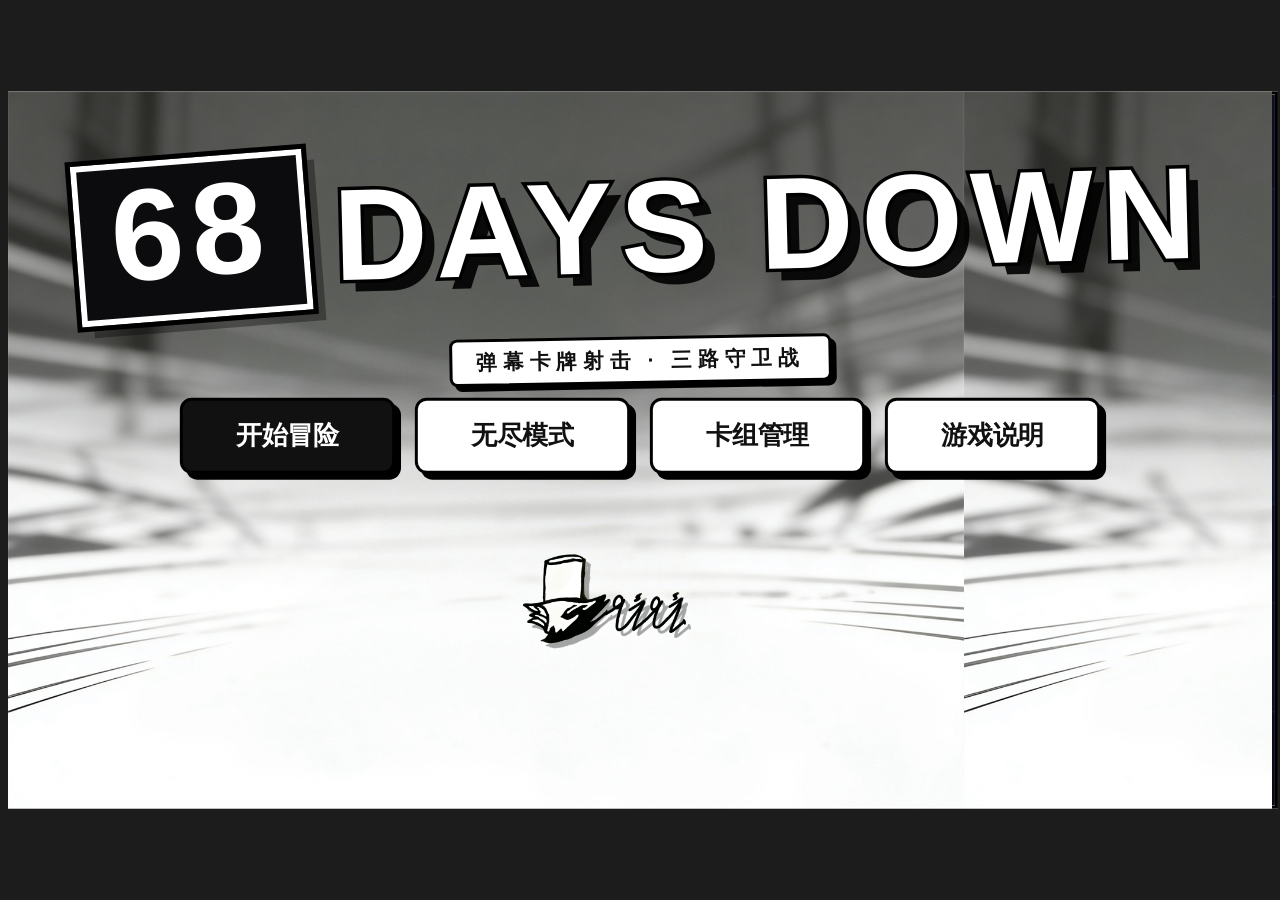
<file: 68 Days Down-game.demo/index.html>
<!DOCTYPE html>
<html lang="zh-CN">
<head>
    <meta charset="UTF-8">
    <meta name="viewport" content="width=device-width, initial-scale=1.0">
    <title>68 days down</title>
    <link rel="stylesheet" href="css/style.css">
</head>
<body>
<div id="game-wrap">
<div id="stage">
    <canvas id="game-canvas" width="1280" height="720"></canvas>

    <!-- 顶部状态 -->
    <div id="top-bar" class="hidden">
        <div class="stat-pill"><span class="label">分数</span><span class="value" id="score-val">0</span></div>
        <div class="stat-pill"><span class="label">关卡</span><span class="value" id="stage-val">1/5</span></div>
        <div class="stat-pill"><span class="label">波次</span><span class="value" id="wave-val">1/3</span></div>
        <div class="stat-pill"><span class="label">击杀</span><span class="value" id="kill-val">0</span></div>
    </div>

    <!-- 活跃效果 -->
    <div id="effects-bar"></div>

    <!-- ===== 主菜单 ===== -->
    <div class="overlay" id="start-screen">
        <div class="title-wrap">
            <div class="title-art"><span class="t-num">68</span><span class="t-cn">DAYS DOWN</span></div>
            <div class="title-sub">弹幕卡牌射击 · 三路守卫战</div>
        </div>
        <div class="menu-actions">
            <button class="btn xl" onclick="startAdventure()">开始冒险</button>
            <button class="btn xl secondary" onclick="startEndless()">无尽模式</button>
            <button class="btn xl secondary" onclick="openDeckManager()">卡组管理</button>
            <button class="btn xl secondary" onclick="showMenuScreen('game-help')">游戏说明</button>
        </div>
        <img id="menu-logo" src="assets/logo.png" alt="logo" onerror="this.style.display='none'">
    </div>

    <!-- ===== 无尽模式·选择卡组 ===== -->
    <div class="overlay hidden" id="endless-select">
        <div class="menu-header">
            <h1>♾️ 无尽模式</h1>
            <span class="menu-sub">选择出战卡组 · 无限波次 · 每5波出现随机BOSS · 冲击最高分</span>
        </div>
        <div id="es-list" class="dm-list"></div>
        <div class="menu-footer">
            <button class="btn secondary" onclick="showMenuScreen('start-screen')">返回主菜单</button>
        </div>
    </div>

    <!-- ===== 游戏说明 ===== -->
    <div class="overlay hidden" id="game-help">
        <div class="menu-header">
            <h1>游戏说明</h1>
        </div>
        <div class="controls">
            <div><span class="key">W / S</span> 或 <span class="key">↑ / ↓</span> — 在上、中、下三路间切换（阿撒托斯可自由飞行）</div>
            <div><span class="key">1~6</span> 或点击手牌 — 打出卡牌（消耗 SP 费用）</div>
            <div><span class="key">空格</span> — 暂停</div>
        </div>
        <div class="legend">
            <div class="legend-item"><span class="legend-dot" style="background:#9999aa"></span>普通（无效果）</div>
            <div class="legend-item"><span class="legend-dot" style="background:#44dd66"></span>能量（击杀回费）</div>
            <div class="legend-item"><span class="legend-dot" style="background:#44aaff"></span>抽牌（击杀抽卡）</div>
            <div class="legend-item"><span class="legend-dot" style="background:#ff5555"></span>精英（高威胁）</div>
        </div>
        <p class="menu-note">
            4名角色（阿撒托斯需通过第4关解锁）· 每人1张专属角色卡 + 自选19张 = 20张牌组<br>
            击败蓝色（抽牌）敌人抽1张牌 · 手牌上限5 · 守护身后的水晶 · 每关末尾迎战覆盖三路的BOSS
        </p>
        <div class="menu-actions">
            <button class="btn xl" onclick="initTutorial()">🎓 开始教程</button>
            <button class="btn" onclick="showMenuScreen('start-screen')">返回主菜单</button>
        </div>
    </div>

    <!-- ===== 卡组管理 ===== -->
    <div class="overlay hidden" id="deck-manager">
        <div class="menu-header">
            <h1>🃏 我的卡组</h1>
            <span class="menu-sub" id="dm-deck-count"></span>
        </div>
        <div id="dm-list" class="dm-list"></div>
        <div class="menu-footer">
            <button class="btn secondary" onclick="showMenuScreen('start-screen')">返回主菜单</button>
            <button class="btn" onclick="newDeck()">＋ 新建卡组</button>
        </div>
    </div>

    <!-- ===== 角色选择（切换模式） ===== -->
    <div class="overlay hidden" id="char-select">
        <div class="menu-header">
            <h1>👤 选择角色</h1>
            <span class="menu-sub">◀ ▶ 切换角色 · 每名角色自动携带1张专属卡</span>
        </div>
        <div id="cs-grid" class="cs-switch-wrap"></div>
    </div>

    <!-- ===== 牌组构建器 ===== -->
    <div class="overlay db-overlay hidden" id="deck-builder">
        <div class="db-header">
            <h1>🃏 牌组构建器</h1>
            <div id="db-char-info" class="db-char-info"></div>
            <div class="db-count-wrap">已选 <b id="db-count">0</b> / 19</div>
        </div>
        <div class="db-name-row">
            <span>卡组名称：</span>
            <input id="db-name-input" maxlength="12" placeholder="输入卡组名称…">
        </div>
        <div class="db-body">
            <div id="db-card-pool" class="db-card-pool"></div>
            <div class="db-sidebar">
                <h3>构成统计</h3>
                <div id="db-summary" class="db-deck-summary"></div>
                <h3>牌组明细 <span style="font-size:10px;color:#666">(点击移除)</span></h3>
                <div id="db-deck-list" class="db-deck-list"></div>
                <div class="db-side-btns">
                    <button class="btn mini secondary" onclick="randomBuild()">随机填满</button>
                    <button class="btn mini secondary" onclick="clearBuild()">清空</button>
                </div>
            </div>
        </div>
        <div class="db-footer">
            <button class="btn secondary" onclick="openDeckManager()">取消</button>
            <button class="btn" id="db-save-btn" onclick="saveDeckBuild()" disabled>保存卡组</button>
        </div>
    </div>

    <!-- ===== 关卡选择 ===== -->
    <div class="overlay hidden" id="stage-select">
        <div class="menu-header">
            <h1>🗺️ 选择关卡</h1>
            <span class="menu-sub">使用左侧卡组出战 · 通关解锁下一关</span>
        </div>
        <div id="ss-deck" class="ss-deck"></div>
        <div id="ss-stages" class="ss-stages"></div>
        <div class="menu-footer">
            <button class="btn secondary" onclick="openDeckManager()">更换卡组</button>
            <button class="btn" onclick="startBattle()">开始战斗 ▶</button>
        </div>
    </div>

    <!-- ===== 暂停 ===== -->
    <div class="overlay hidden" id="pause-screen">
        <h1>⏸ 暂停</h1>
        <div style="display:flex;gap:14px">
            <button class="btn" onclick="togglePause()">继续</button>
            <button class="btn secondary" onclick="exitStage()">退出关卡</button>
        </div>
    </div>

    <!-- ===== 游戏结束 ===== -->
    <div class="overlay hidden" id="game-over-screen">
        <h1 style="color:#ff6677">游戏结束</h1>
        <p id="go-text"></p>
        <div style="display:flex;gap:14px;margin-top:10px">
            <button class="btn secondary" onclick="backToMenu()">返回主菜单</button>
            <button class="btn" onclick="retryStage()">重新挑战</button>
        </div>
    </div>

    <!-- ===== 关卡完成 ===== -->
    <div class="overlay hidden" id="stage-clear-screen">
        <h1 style="color:#44ff88">关卡完成！</h1>
        <p id="sc-text"></p>
        <div style="display:flex;gap:14px;margin-top:10px">
            <button class="btn secondary" onclick="backToMenu()">返回主菜单</button>
            <button class="btn" id="sc-next-btn" onclick="nextStage()">进入下一关 ▶</button>
        </div>
    </div>

    <!-- ===== 全部通关 ===== -->
    <div class="overlay hidden" id="victory-screen">
        <h1 style="color:#ffcc44">👑 通关！</h1>
        <p id="victory-text"></p>
        <button class="btn" onclick="backToMenu()">返回主菜单</button>
    </div>

    <!-- 底部卡牌区（动态栏：hud-bar.png 底图 + 实时数值叠加） -->
    <div id="bottom-panel" class="hidden">
        <div id="card-row"></div>
        <div id="hud-bar">
            <div class="hud-box hud-hp">
                <span class="hud-tag tag-hp">HP</span>
                <span class="hud-num" id="php-val">100/100</span>
            </div>
            <div class="hud-box hud-sp">
                <span class="hud-tag tag-sp">SP</span>
                <span class="hud-num" id="energy-val">5/12</span>
            </div>
            <div class="hud-slots">
                <span class="hud-slot"></span><span class="hud-slot"></span><span class="hud-slot"></span><span class="hud-slot"></span><span class="hud-slot"></span>
            </div>
            <div class="hud-info">
                <span>卡组剩余: <b id="deck-count">0</b></span>
                <span>弃牌堆: <b id="discard-count">0</b></span>
            </div>
            <div class="hud-box hud-chp">
                <span class="hud-tag tag-chp">CHP</span>
                <span class="hud-num" id="chp-val">150/150</span>
            </div>
        </div>
    </div>
</div>
</div>

<!-- 确认弹窗（自定义替代原生confirm） -->
<div class="overlay hidden" id="confirm-dialog" style="z-index:200">
    <div class="confirm-box">
        <p id="confirm-dialog-text"></p>
        <div style="display:flex;gap:12px;justify-content:center;margin-top:14px">
            <button class="btn secondary" onclick="closeConfirm(false)">取消</button>
            <button class="btn" onclick="closeConfirm(true)">确定</button>
        </div>
    </div>
</div>

<script src="js/constants.js"></script>
<script src="js/assets.js"></script>
<script src="js/audio.js"></script>
<script src="js/entities.js"></script>
<script src="js/menus.js"></script>
<script src="js/game.js"></script>
<script src="js/render.js"></script>
<script src="js/ui.js"></script>
</body>
</html>
</file>
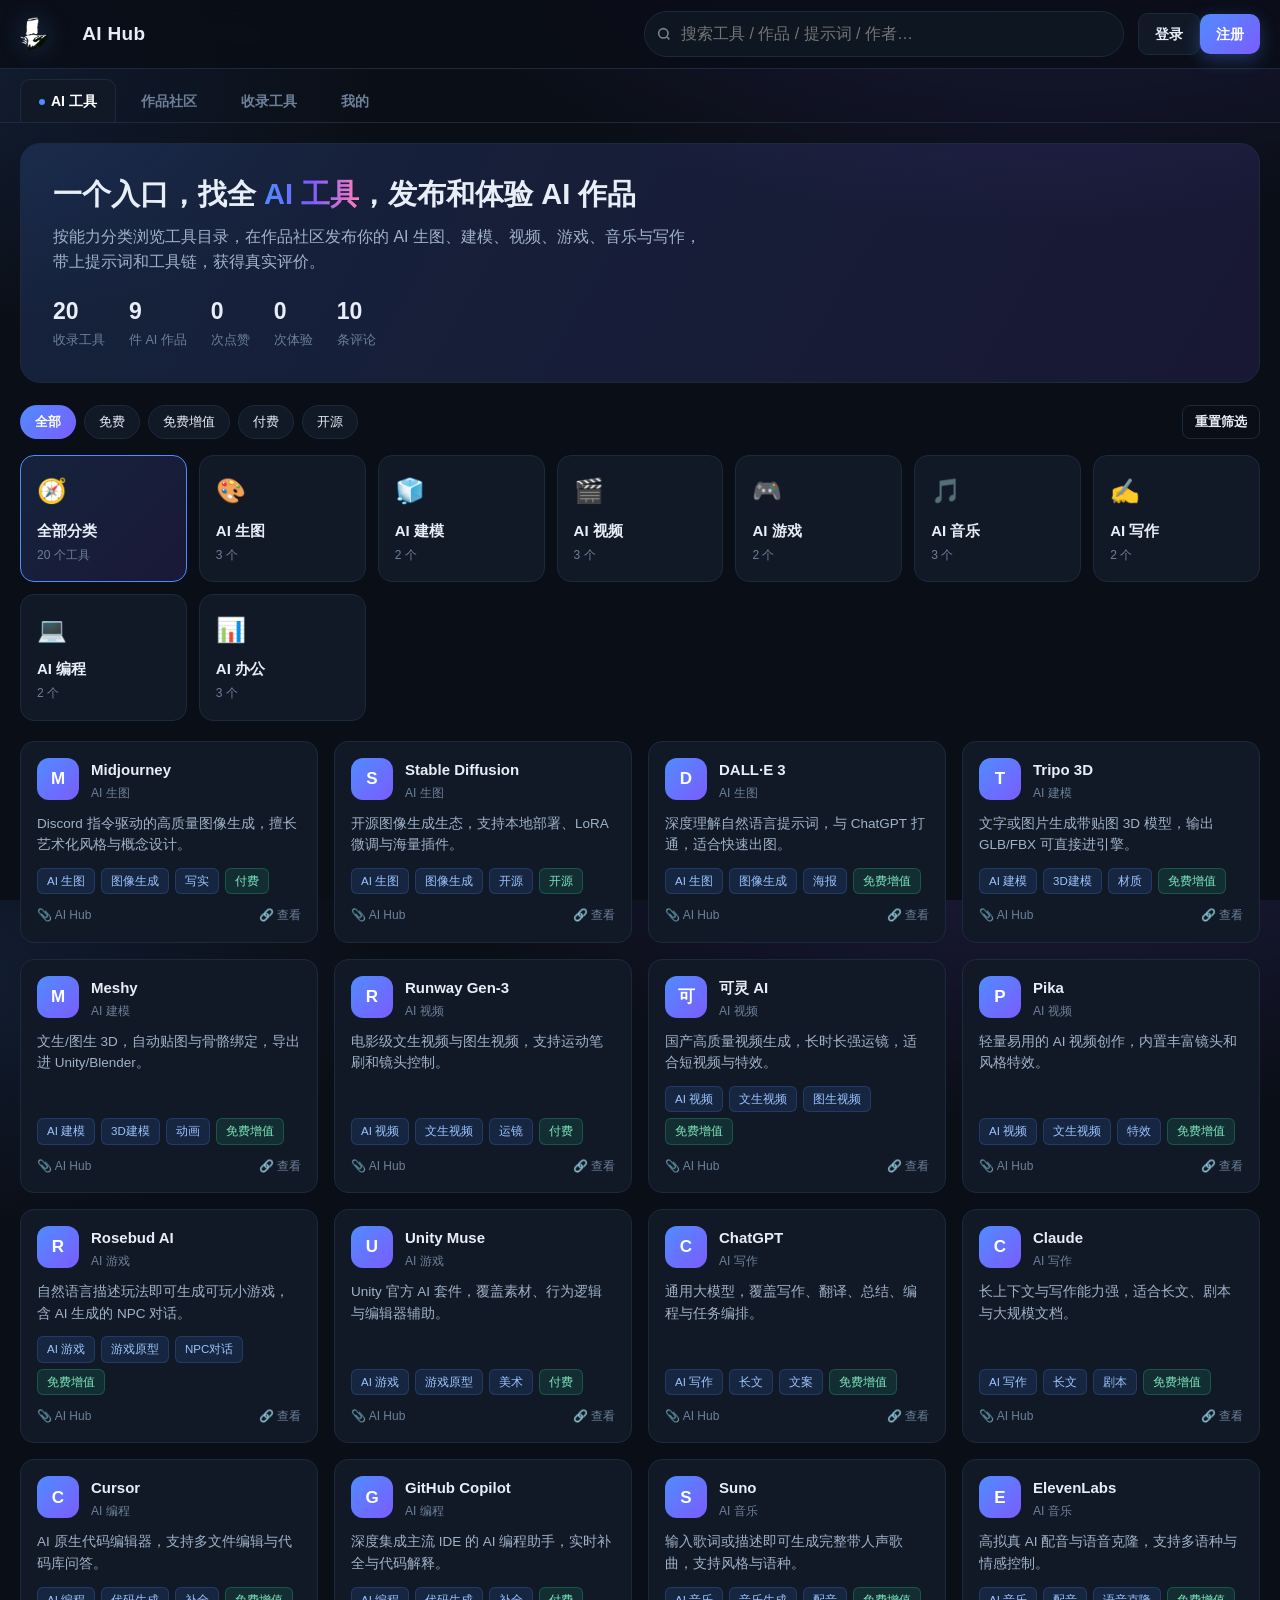
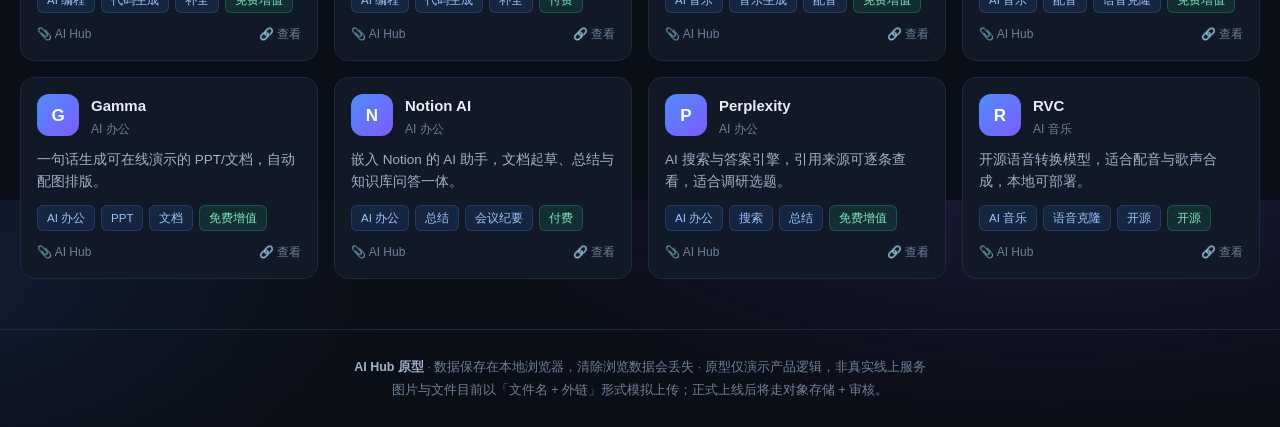
<file: ai-hub-package.ai Community web/index.html>
<!DOCTYPE html>
<html lang="zh-CN">
<head>
<meta charset="UTF-8">
<meta name="viewport" content="width=device-width, initial-scale=1.0">
<title>AI Hub · AI工具目录与创作者社区</title>
<style>
  :root{
    --bg:#0a0e16; --panel:#111926; --panel2:#0e1622; --line:#1c2a3d; --line2:#2a3c54;
    --txt:#e7eef7; --txt2:#a0b2c9; --txt3:#6d809a;
    --brand:#4f8cff; --brand2:#7b5cff; --green:#25c98b; --orange:#ff9b3d; --red:#ff5d6c; --pink:#ff7eb9;
    --radius:14px; --shadow:0 10px 34px rgba(0,0,0,.4);
  }
  *{box-sizing:border-box;margin:0;padding:0}
  html,body{height:100%}
  body{
    font-family:-apple-system,BlinkMacSystemFont,"Segoe UI","PingFang SC","Microsoft YaHei",sans-serif;
    background:radial-gradient(1100px 560px at 82% -12%,rgba(123,92,255,.18),transparent 60%),
               radial-gradient(900px 480px at -8% 8%,rgba(79,140,255,.13),transparent 55%),var(--bg);
    color:var(--txt); line-height:1.6; -webkit-font-smoothing:antialiased;
  }
  a{color:inherit;text-decoration:none}
  button,input,textarea,select{font:inherit;color:inherit}
  svg{display:block}
  ::-webkit-scrollbar{width:10px;height:10px}
  ::-webkit-scrollbar-thumb{background:#23374f;border-radius:8px}
  ::-webkit-scrollbar-track{background:transparent}

  .app{display:flex;flex-direction:column;min-height:100vh}
  header.top{
    position:sticky;top:0;z-index:50;display:flex;align-items:center;gap:14px;
    padding:11px 20px;background:rgba(10,14,22,.84);backdrop-filter:blur(14px);border-bottom:1px solid var(--line);
  }
  .logo{display:flex;align-items:center;gap:10px;font-weight:800;font-size:19px;letter-spacing:.3px}
  .logo img{height:34px;width:auto;filter:drop-shadow(0 0 12px rgba(79,140,255,.35))}
  .search-box{flex:1;max-width:480px;position:relative;margin-left:auto}
  .search-box input{width:100%;padding:9px 14px 9px 36px;border-radius:999px;border:1px solid var(--line);background:var(--panel2);outline:none;transition:.2s}
  .search-box input:focus{border-color:var(--brand);box-shadow:0 0 0 3px rgba(79,140,255,.14)}
  .search-box .ic{position:absolute;left:12px;top:50%;transform:translateY(-50%);opacity:.5;width:16px;height:16px}
  .btn{padding:9px 16px;border-radius:10px;border:1px solid var(--line);background:var(--panel);cursor:pointer;transition:.18s;white-space:nowrap;font-weight:600;font-size:14px}
  .btn:hover:not(:disabled){border-color:var(--brand);transform:translateY(-1px)}
  .btn.primary{background:linear-gradient(135deg,var(--brand),var(--brand2));border:none;color:#fff;box-shadow:0 6px 18px rgba(79,140,255,.3)}
  .btn.primary:hover:not(:disabled){filter:brightness(1.1);transform:translateY(-2px)}
  .btn.ghost{background:transparent}
  .btn.sm{padding:6px 12px;font-size:13px;border-radius:8px}
  .btn.icon{padding:7px 10px;display:inline-flex;align-items:center;gap:5px}
  .btn.on{color:var(--orange);border-color:rgba(255,155,61,.45)}
  .btn.liked{color:var(--red);border-color:rgba(255,93,108,.45)}
  .btn:disabled{opacity:.5;cursor:not-allowed;transform:none!important}
  .btn .n{font-size:12px;color:var(--txt3);font-weight:500}
  .btn.liked .n,.btn.on .n{color:inherit}

  nav.tabs{display:flex;gap:6px;padding:10px 20px 0;flex-wrap:wrap;border-bottom:1px solid var(--line)}
  .tab{padding:10px 18px;border-radius:10px 10px 0 0;cursor:pointer;font-weight:600;font-size:14px;color:var(--txt3);transition:.18s;border:1px solid transparent;border-bottom:none}
  .tab:hover{color:var(--txt2);background:var(--panel2)}
  .tab.on{color:#fff;background:var(--panel);border-color:var(--line)}
  .tab .dot{display:inline-block;width:6px;height:6px;border-radius:50%;background:var(--brand);margin-right:6px;vertical-align:middle}

  main{flex:1;padding:20px}
  .page{display:none;max-width:1400px;margin:0 auto;width:100%;animation:fade .22s ease}
  .page.on{display:block}
  @keyframes fade{from{opacity:0;transform:translateY(6px)}to{opacity:1;transform:none}}

  .hero{border-radius:20px;padding:32px;margin-bottom:22px;position:relative;overflow:hidden;background:linear-gradient(120deg,rgba(79,140,255,.16),rgba(123,92,255,.13));border:1px solid var(--line)}
  .hero h1{font-size:29px;line-height:1.3;margin-bottom:10px}
  .hero h1 span{background:linear-gradient(90deg,var(--brand),var(--brand2),var(--pink));-webkit-background-clip:text;background-clip:text;color:transparent}
  .hero p{color:var(--txt2);max-width:660px;margin-bottom:18px}
  .stats{display:flex;gap:24px;flex-wrap:wrap;align-items:center}
  .stat .n{font-size:23px;font-weight:800}
  .stat .l{font-size:12.5px;color:var(--txt3)}

  .toolbar{display:flex;gap:12px;flex-wrap:wrap;align-items:center;margin-bottom:16px}
  .grow{flex:1}
  .chips{display:flex;gap:8px;flex-wrap:wrap}
  .chip{padding:6px 14px;border-radius:999px;background:var(--panel);border:1px solid var(--line);cursor:pointer;font-size:13px;transition:.16s}
  .chip:hover{border-color:var(--brand)}
  .chip.on{background:linear-gradient(135deg,var(--brand),var(--brand2));border-color:transparent;color:#fff;font-weight:600}

  .grid{display:grid;gap:16px}
  .g-cards{grid-template-columns:repeat(auto-fill,minmax(250px,1fr))}
  .g-tools{grid-template-columns:repeat(auto-fill,minmax(282px,1fr))}
  .g-posts{grid-template-columns:repeat(auto-fill,minmax(320px,1fr))}

  .card{background:var(--panel);border:1px solid var(--line);border-radius:var(--radius);padding:16px;transition:.2s;display:flex;flex-direction:column}
  .card:hover{border-color:var(--brand);transform:translateY(-3px);box-shadow:var(--shadow)}
  .card .h{display:flex;gap:12px;align-items:flex-start;margin-bottom:10px}
  .av{width:42px;height:42px;border-radius:12px;flex:none;display:grid;place-items:center;font-weight:800;font-size:17px;color:#fff;background:linear-gradient(135deg,var(--brand),var(--brand2))}
  .av.sm{width:24px;height:24px;border-radius:8px;font-size:11px}
  .av.lg{width:72px;height:72px;border-radius:20px;font-size:29px}
  .name{font-weight:700;font-size:15px;margin-bottom:2px}
  .meta{font-size:12px;color:var(--txt3)}
  .desc{font-size:13.5px;color:var(--txt2);margin-bottom:12px;flex:1;display:-webkit-box;-webkit-line-clamp:3;-webkit-box-orient:vertical;overflow:hidden}
  .tags{display:flex;gap:6px;flex-wrap:wrap;margin-bottom:12px}
  .tag{font-size:11.5px;padding:3px 9px;border-radius:6px;background:rgba(79,140,255,.12);color:#9cc4ff;border:1px solid rgba(79,140,255,.2)}
  .tag.price{background:rgba(37,201,139,.12);color:#7ee6be;border-color:rgba(37,201,139,.25)}
  .tag.tool{background:rgba(255,155,61,.11);color:#ffc48a;border-color:rgba(255,155,61,.24)}
  .tag.prompt{background:rgba(123,92,255,.13);color:#c4b5ff;border-color:rgba(123,92,255,.28)}
  .card .foot{display:flex;justify-content:space-between;align-items:center;font-size:12px;color:var(--txt3)}

  .catbar{display:grid;grid-template-columns:repeat(auto-fill,minmax(150px,1fr));gap:12px;margin-bottom:20px}
  .cat{background:var(--panel);border:1px solid var(--line);border-radius:var(--radius);padding:16px;cursor:pointer;transition:.2s}
  .cat:hover{border-color:var(--brand);transform:translateY(-3px)}
  .cat.on{border-color:var(--brand);background:linear-gradient(135deg,rgba(79,140,255,.16),rgba(123,92,255,.14))}
  .cat .ic{font-size:24px;margin-bottom:8px}
  .cat .t{font-weight:700;font-size:15px}
  .cat .c{font-size:12px;color:var(--txt3);margin-top:3px}

  /* post card */
  .post{background:var(--panel);border:1px solid var(--line);border-radius:var(--radius);overflow:hidden;transition:.2s;display:flex;flex-direction:column}
  .post:hover{border-color:var(--brand);transform:translateY(-3px);box-shadow:var(--shadow)}
  .thumb{height:150px;display:grid;place-items:center;font-size:42px;position:relative;background:linear-gradient(135deg,var(--panel2),#0a1018)}
  .thumb .badge{position:absolute;top:10px;left:10px;font-size:11px;padding:3px 9px;border-radius:999px;background:rgba(0,0,0,.55);backdrop-filter:blur(4px);border:1px solid rgba(255,255,255,.16)}
  .thumb .type{position:absolute;top:10px;right:10px;font-size:11px;padding:3px 9px;border-radius:999px;background:rgba(255,255,255,.1);backdrop-filter:blur(4px);border:1px solid rgba(255,255,255,.14)}
  .post .body{padding:14px;flex:1;display:flex;flex-direction:column}
  .post .title{font-weight:700;font-size:15px;margin-bottom:6px;display:-webkit-box;-webkit-line-clamp:2;-webkit-box-orient:vertical;overflow:hidden}
  .post .desc{font-size:13px;color:var(--txt2);flex:1;margin-bottom:10px;display:-webkit-box;-webkit-line-clamp:2;-webkit-box-orient:vertical;overflow:hidden}
  .post .row{display:flex;justify-content:space-between;align-items:center;font-size:12px;color:var(--txt3)}
  .author{display:flex;align-items:center;gap:6px}
  .rate{color:var(--orange);font-weight:700}
  .post .statsrow{display:flex;gap:12px;font-size:12px;color:var(--txt3)}
  .post .statsrow span{display:inline-flex;align-items:center;gap:3px}
  .post .statsrow .voted{color:var(--red)}
  .post .statsrow .saved{color:var(--orange)}
  .promptline{font-size:12px;color:var(--txt3);border-top:1px dashed var(--line);margin-top:10px;padding-top:9px;display:-webkit-box;-webkit-line-clamp:1;-webkit-box-orient:vertical;overflow:hidden}
  .promptline b{color:var(--txt2);font-weight:600}

  .mask{position:fixed;inset:0;background:rgba(3,6,12,.76);backdrop-filter:blur(6px);z-index:100;display:none;place-items:center;padding:20px;overflow:auto}
  .mask.on{display:grid}
  .modal{background:var(--panel);border:1px solid var(--line);border-radius:18px;width:100%;max-width:540px;padding:26px;box-shadow:0 24px 60px rgba(0,0,0,.6);animation:pop .22s ease}
  .modal.lg{max-width:900px}
  .modal h2{font-size:20px;margin-bottom:4px}
  .modal .sub{font-size:13px;color:var(--txt3);margin-bottom:20px}
  @keyframes pop{from{opacity:0;transform:scale(.95) translateY(10px)}to{opacity:1;transform:none}}
  .field{margin-bottom:15px}
  .field label{display:block;font-size:13px;font-weight:600;margin-bottom:6px;color:var(--txt2)}
  .field .hint2{font-size:11.5px;color:var(--txt3);font-weight:400;margin-left:6px}
  .field input,.field textarea,.field select{width:100%;padding:10px 12px;border-radius:10px;border:1px solid var(--line);background:var(--panel2);outline:none;transition:.18s}
  .field textarea{min-height:84px;resize:vertical;font-family:ui-monospace,Menlo,Consolas,monospace;font-size:13px}
  .field input:focus,.field textarea:focus,.field select:focus{border-color:var(--brand);box-shadow:0 0 0 3px rgba(79,140,255,.13)}
  .err{color:var(--red);font-size:13px;margin-top:6px;display:none}
  .err.on{display:block}
  .switcher{display:flex;gap:8px;margin-bottom:18px}
  .switcher .opt{flex:1;text-align:center;padding:9px;border-radius:10px;cursor:pointer;font-weight:600;font-size:14px;border:1px solid var(--line);color:var(--txt3)}
  .switcher .opt.on{background:linear-gradient(135deg,var(--brand),var(--brand2));border-color:transparent;color:#fff}
  .modalfoot{display:flex;gap:10px;justify-content:flex-end;margin-top:6px;flex-wrap:wrap}
  .quote{font-size:12px;color:var(--txt3);background:var(--panel2);padding:12px;border-radius:10px;border:1px solid var(--line);margin-top:14px;line-height:1.7}
  .quote b{color:var(--txt2)}

  /* detail */
  .detail-grid{display:grid;grid-template-columns:minmax(0,1fr) 300px;gap:22px}
  @media(max-width:900px){.detail-grid{grid-template-columns:1fr}}
  .panel{background:var(--panel);border:1px solid var(--line);border-radius:var(--radius);padding:20px}
  .panel h3{font-size:15px;margin-bottom:12px}
  .stars{display:flex;gap:6px;font-size:26px;cursor:pointer;user-select:none}
  .stars span{color:#33455e;transition:.15s}
  .stars span.on{color:var(--orange);transform:scale(1.08)}
  .empty{text-align:center;color:var(--txt3);padding:40px 20px;font-size:14px}
  .empty .btn{margin-top:12px}

  .toast{position:fixed;bottom:26px;left:50%;transform:translateX(-50%) translateY(20px);z-index:200;background:#1a2537;border:1px solid var(--line);padding:12px 22px;border-radius:999px;font-size:14px;box-shadow:var(--shadow);opacity:0;transition:.25s;pointer-events:none;max-width:90vw;text-align:center}
  .toast.on{opacity:1;transform:translateX(-50%) translateY(0)}

  .bar{display:flex;justify-content:space-between;align-items:center;gap:12px;margin-bottom:14px;flex-wrap:wrap}
  .section-title{font-size:16px;font-weight:800;margin:22px 0 14px;display:flex;align-items:center;gap:8px}
  .tabs2{display:flex;gap:8px;margin-bottom:16px;border-bottom:1px solid var(--line);flex-wrap:wrap}
  .tabs2 .t{padding:9px 16px;cursor:pointer;font-weight:600;font-size:14px;color:var(--txt3);border-bottom:2px solid transparent;margin-bottom:-1px}
  .tabs2 .t.on{color:#fff;border-bottom-color:var(--brand)}
  .subpage{display:none}
  .subpage.on{display:block}
  .kv{font-size:13px;color:var(--txt2)}
  .kv b{color:var(--txt3);font-weight:500}
  .uinfo{display:flex;align-items:center;gap:10px}
  .uinfo .nm{font-weight:700;font-size:14px}
  .uinfo .bio{color:var(--txt3);font-size:12.5px}
  .dropdown{position:relative}
  .dropdown .menu{position:absolute;right:0;top:calc(100% + 8px);background:var(--panel);border:1px solid var(--line);border-radius:12px;min-width:180px;padding:6px;box-shadow:var(--shadow);display:none;z-index:60}
  .dropdown.on .menu{display:block}
  .dropdown .menu a{padding:9px 12px;border-radius:8px;font-size:14px;display:block;cursor:pointer;display:flex;align-items:center;gap:8px}
  .dropdown .menu a:hover{background:var(--panel2)}
  .dropdown .menu .sep{border-top:1px solid var(--line);margin:5px 0}
  .badge-inline{font-size:11px;padding:2px 8px;border-radius:999px;background:var(--line);color:var(--txt2)}
  .copybtn{font-size:11.5px;padding:3px 9px;border-radius:6px;border:1px solid var(--line);background:var(--panel2);cursor:pointer;color:var(--txt2);transition:.15s}
  .copybtn:hover{color:#fff;border-color:var(--brand)}
  .promptbox{background:var(--panel2);border:1px solid var(--line);border-radius:10px;padding:12px;font-size:13px;color:var(--txt2);white-space:pre-wrap;font-family:ui-monospace,Menlo,Consolas,monospace;position:relative}
  .promptbox .copybtn{position:absolute;top:8px;right:8px}
  .toolchain{display:flex;flex-wrap:wrap;gap:8px}
  .toolchip{font-size:12.5px;padding:5px 11px;border-radius:8px;background:rgba(255,155,61,.1);border:1px solid rgba(255,155,61,.25);color:#ffc48a;display:inline-flex;align-items:center;gap:5px}
  .review{border-top:1px solid var(--line);padding:14px 0}
  .review .top{display:flex;justify-content:space-between;align-items:flex-start;margin-bottom:6px;gap:10px}
  .review .who{font-weight:700;font-size:14px}
  .review .when{font-size:12px;color:var(--txt3);flex:none}
  .review .txt{font-size:14px;color:var(--txt2);white-space:pre-wrap}
  .review .acts{display:flex;gap:10px;margin-top:8px;font-size:12px}
  .review .acts span{cursor:pointer;color:var(--txt3);transition:.15s}
  .review .acts span:hover{color:var(--txt2)}
  .replyform{margin-top:10px;display:none}
  .replyform textarea{width:100%;min-height:60px;padding:9px 11px;border-radius:9px;border:1px solid var(--line);background:var(--panel2);resize:vertical;margin-bottom:8px}
  .replies{margin-left:26px;margin-top:10px;padding-left:14px;border-left:2px solid var(--line)}
  .replies .review{padding:10px 0}
  .replies .review:first-child{border-top:none;padding-top:0}
  .mediaframe{border-radius:12px;overflow:hidden;border:1px solid var(--line);background:#000;margin-bottom:16px}
  .mediaframe img{width:100%;display:block}
  .mediaframe video,.mediaframe audio{width:100%}
  .mediaframe .placeholder{height:200px;display:grid;place-items:center;text-align:center;color:var(--txt3);padding:20px}
  .footline{text-align:center;color:var(--txt3);font-size:12.5px;padding:26px;border-top:1px solid var(--line);margin-top:30px;line-height:1.8}
  .footline b{color:var(--txt2)}
  .uploadbox{border:2px dashed var(--line2);border-radius:12px;padding:22px;text-align:center;cursor:pointer;transition:.18s;color:var(--txt3);font-size:13px}
  .uploadbox:hover{border-color:var(--brand);color:var(--txt2)}
  .uploadbox .big{font-size:30px;margin-bottom:6px}
  .filechip{display:inline-flex;align-items:center;gap:7px;font-size:12.5px;padding:5px 11px;border-radius:8px;background:var(--panel2);border:1px solid var(--line);margin:5px 6px 0 0}
  .filechip .x{cursor:pointer;color:var(--txt3);font-weight:800}
  .filechip .x:hover{color:var(--red)}
  .cnt{font-size:13px;color:var(--txt3)}
  .cnt b{color:var(--txt2)}
</style>
</head>
<body>
<div class="app">
  <header class="top">
    <div class="logo">
      <img src="logo_cutout.png" alt="AI Hub">
      <span>AI Hub</span>
    </div>
    <div class="search-box">
      <svg class="ic" viewBox="0 0 24 24" fill="none" stroke="currentColor" stroke-width="2.4"><circle cx="11" cy="11" r="7"/><path d="M20 20l-3.5-3.5"/></svg>
      <input id="globalsearch" type="text" placeholder="搜索工具 / 作品 / 提示词 / 作者…">
    </div>
    <div id="autharea"></div>
  </header>

  <nav class="tabs" id="tabs">
    <div class="tab on" data-p="tools"><span class="dot"></span>AI 工具</div>
    <div class="tab" data-p="community">作品社区</div>
    <div class="tab" data-p="submit">收录工具</div>
    <div class="tab" data-p="me">我的</div>
  </nav>

  <main>
    <!-- TOOLS -->
    <section class="page on" id="p-tools">
      <div class="hero">
        <h1>一个入口，找全 <span>AI 工具</span>，发布和体验 AI 作品</h1>
        <p>按能力分类浏览工具目录，在作品社区发布你的 AI 生图、建模、视频、游戏、音乐与写作，带上提示词和工具链，获得真实评价。</p>
        <div class="stats" id="herostats"></div>
      </div>
      <div class="toolbar">
        <div class="chips" id="toolpricing"></div>
        <div class="grow"></div>
        <button class="btn ghost sm" id="clearToolFilter">重置筛选</button>
      </div>
      <div class="catbar" id="toolcats"></div>
      <div class="grid g-tools" id="toolgrid"></div>
      <div class="empty" id="toolEmpty" style="display:none">没有匹配的工具，换个关键词试试。</div>
    </section>

    <!-- COMMUNITY -->
    <section class="page" id="p-community">
      <div class="bar">
        <div>
          <h2 style="font-size:22px;font-weight:800">作品社区</h2>
          <div class="cnt" id="postcount"></div>
        </div>
        <div style="display:flex;gap:10px;flex-wrap:wrap">
          <div class="chips" id="sortchips">
            <div class="chip on" data-s="new">最新</div>
            <div class="chip" data-s="hot">最热</div>
            <div class="chip" data-s="top">评分最高</div>
            <div class="chip" data-s="likes">最多赞</div>
          </div>
          <button class="btn primary" id="openUpload">＋ 发布作品</button>
        </div>
      </div>
      <div class="catbar" id="postcats"></div>
      <div class="grid g-posts" id="postgrid"></div>
      <div class="empty" id="postEmpty" style="display:none">这个分区还没有作品，来做第一个吧。</div>
    </section>

    <!-- SUBMIT TOOL -->
    <section class="page" id="p-submit">
      <div class="panel" style="max-width:640px;margin:0 auto">
        <h2>提交 AI 工具收录</h2>
        <div class="sub">帮大家发现好工具，提交后由管理员审核上架。</div>
        <div class="field"><label>工具名称</label><input id="s-name" placeholder="例如：Midjourney"></div>
        <div class="field"><label>网址</label><input id="s-url" placeholder="https://example.com"></div>
        <div class="field"><label>一句话介绍</label><textarea id="s-desc" placeholder="这个工具能帮你做什么？"></textarea></div>
        <div class="field"><label>分类</label><select id="s-cat"></select></div>
        <div class="field"><label>收费模式</label>
          <select id="s-price"><option value="免费">免费</option><option value="免费增值">免费增值</option><option value="付费">付费</option><option value="开源">开源</option></select></div>
        <div class="field"><label>标签（逗号分隔）</label><input id="s-tags" placeholder="图像生成, 二次元"></div>
        <div class="modalfoot"><button class="btn" onclick="showPage('tools')">返回目录</button><button class="btn primary" onclick="submitTool()">提交收录</button></div>
        <div class="quote"><b>提示：</b>原型数据存在浏览器本地，提交后只有你能看到。正式上线后进入数据库走审核流程。</div>
      </div>
    </section>

    <!-- ME -->
    <section class="page" id="p-me"><div id="meContent"></div></section>
  </main>

  <div class="footline">
    <b>AI Hub 原型</b> · 数据保存在本地浏览器，清除浏览数据会丢失 · 原型仅演示产品逻辑，非真实线上服务<br>
    图片与文件目前以「文件名 + 外链」形式模拟上传；正式上线后将走对象存储 + 审核。
  </div>
</div>

<!-- AUTH -->
<div class="mask" id="maskAuth">
  <div class="modal">
    <h2 id="authTitle">登录 / 注册</h2>
    <div class="sub">原型无需邮箱验证，注册即用，密码仅存本机。</div>
    <div class="switcher">
      <div class="opt on" id="swLogin" onclick="switchAuth('login')">登录</div>
      <div class="opt" id="swReg" onclick="switchAuth('reg')">注册</div>
    </div>
    <div class="field"><label>用户名</label><input id="a-user" placeholder="输入用户名"></div>
    <div class="field"><label>密码</label><input id="a-pass" type="password" placeholder="至少 4 位"></div>
    <div class="err" id="a-err"></div>
    <div class="modalfoot"><button class="btn ghost" onclick="closeAuth()">取消</button><button class="btn primary" id="a-submit" onclick="doAuth('login')">登录</button></div>
    <div class="quote"><b>演示账号：</b>demo / 1234（点此快速体验）</div>
  </div>
</div>

<!-- TOOL DETAIL -->
<div class="mask" id="maskTool">
  <div class="modal lg">
    <h2 id="td-name"></h2>
    <div class="sub" id="td-meta"></div>
    <div class="tags" id="td-tags"></div>
    <p id="td-desc" style="color:var(--txt2);margin-bottom:16px"></p>
    <div class="bar">
      <div class="uinfo"><div class="av sm" id="td-av"></div><div><div class="nm" id="td-sub"></div><div class="bio" id="td-cat"></div></div></div>
      <a class="btn primary" id="td-link" target="_blank" rel="noopener">访问官网 ↗</a>
    </div>
    <div class="quote"><b>原型：</b>正式版这里会有截图、定价对比、用户评价与替代推荐。</div>
    <div class="modalfoot"><button class="btn" onclick="closeTool()">关闭</button></div>
  </div>
</div>

<!-- POST DETAIL -->
<div class="mask" id="maskPost">
  <div class="modal lg" style="max-width:960px">
    <div class="bar" style="margin-bottom:6px">
      <div><h2 id="pd-title" style="font-size:22px;margin-bottom:4px"></h2><div class="cnt" id="pd-meta2"></div></div>
      <button class="btn ghost sm" onclick="closePost()">✕</button>
    </div>
    <div class="detail-grid">
      <div>
        <div id="pd-media"></div>
        <div class="panel" style="margin-bottom:16px">
          <h3>作品说明</h3>
          <p id="pd-desc" style="color:var(--txt2);white-space:pre-wrap;margin-bottom:14px"></p>
          <div style="display:flex;gap:8px;flex-wrap:wrap;margin-bottom:14px" id="pd-tags"></div>
          <h3>使用的工具</h3>
          <div class="toolchain" id="pd-tools"></div>
        </div>
        <div class="panel" style="margin-bottom:16px">
          <h3>提示词</h3>
          <div class="promptbox"><button class="copybtn" onclick="copyText('pd-prompt', this)">复制</button><span id="pd-prompt"></span></div>
        </div>
        <div class="panel">
          <div class="bar"><h3 style="margin:0">评论 <span class="cnt" id="pd-revcount"></span></h3></div>
          <div id="pd-reviews"></div>
          <div id="reviewForm" style="display:none">
            <div class="field"><label>你的评分</label>
              <div class="stars" id="pd-stars"><span data-v="1">★</span><span data-v="2">★</span><span data-v="3">★</span><span data-v="4">★</span><span data-v="5">★</span></div>
            </div>
            <div class="field"><label>评论</label><textarea id="pd-comment" placeholder="说说你的真实体验"></textarea></div>
            <div class="modalfoot"><button class="btn primary" onclick="submitReview()">发表评价</button></div>
          </div>
          <div id="reviewPrompt" class="empty" style="padding:20px 0">登录后即可发表评论和评价。</div>
        </div>
      </div>
      <div>
        <div class="panel" style="margin-bottom:16px">
          <h3>作者</h3>
          <div class="uinfo" style="margin-bottom:16px"><div class="av sm" id="pd-av"></div><div><div class="nm" id="pd-author"></div></div></div>
          <div class="kv" style="margin-bottom:10px"><b>发布时间：</b><span id="pd-time"></span></div>
          <div class="kv" style="margin-bottom:10px"><b>综合评分：</b><span class="rate" id="pd-score"></span></div>
          <div class="kv" style="margin-bottom:16px"><b>分区：</b><span id="pd-cat"></span></div>
          <button class="btn" style="width:100%;margin-bottom:8px" id="pd-experience">立即体验 ↗</button>
        </div>
        <div class="panel">
          <h3>互动</h3>
          <div style="display:flex;flex-direction:column;gap:8px">
            <button class="btn icon" id="btnLike" onclick="toggleLike()"><span>❤</span> 点赞 <span class="n" id="nLike"></span></button>
            <button class="btn icon" id="btnSave" onclick="toggleSave()"><span>☆</span> 收藏 <span class="n" id="nSave"></span></button>
            <button class="btn icon" onclick="sharePost()"><span>⤴</span> 分享</button>
          </div>
          <div class="quote"><b>点赞</b>表达喜欢，<b>收藏</b>存到「我的」，都在个人主页可查。</div>
        </div>
      </div>
    </div>
  </div>
</div>

<!-- UPLOAD -->
<div class="mask" id="maskUpload">
  <div class="modal lg">
    <h2>发布 AI 作品</h2>
    <div class="sub">填好内容和创作过程，帮助别人复现你的成果。</div>
    <div class="field"><label>标题</label><input id="u-title" placeholder="给作品起个名字"></div>
    <div class="field"><label>分区（作品类型）</label><select id="u-cat"></select></div>
    <div class="field"><label>内容格式</label>
      <select id="u-format">
        <option value="image">图片</option><option value="video">视频</option><option value="audio">音乐 / 音频</option>
        <option value="game">游戏 / 软件</option><option value="text">文本</option><option value="model">3D 模型</option>
      </select>
    </div>
    <div class="field">
      <label>上传内容文件<span class="hint2">原型中不上传真实二进制，记录文件名并在预览区占位</span></label>
      <div class="uploadbox" onclick="document.getElementById('u-files').click()">
        <div class="big">⬆</div>
        点击选择文件，或把文件拖到这里<br>
        <span style="font-size:12px">图片 / 视频 / 音频 / 压缩包 / 文档均可，支持多文件</span>
      </div>
      <input id="u-files" type="file" multiple style="display:none" onchange="pickFiles(this)">
      <div id="u-filelist"></div>
    </div>
    <div class="field"><label>作品说明</label><textarea id="u-desc" placeholder="做了什么、想表达什么"></textarea></div>
    <div class="field"><label>提示词<span class="hint2">可附参数、种子、模型版本等</span></label><textarea id="u-prompt" placeholder="把完整提示词贴在这里"></textarea></div>
    <div class="field"><label>使用的 AI 工具<span class="hint2">逗号分隔</span></label><input id="u-tools" placeholder="例如：Midjourney, Photoshop, 可灵"></div>
    <div class="field"><label>体验链接<span class="hint2">作品可访问地址，在线预览或下载页</span></label><input id="u-link" placeholder="https://"></div>
    <div class="err" id="u-err"></div>
    <div class="modalfoot"><button class="btn ghost" onclick="closeUpload()">取消</button><button class="btn primary" onclick="submitUpload()">发布</button></div>
  </div>
</div>

<div class="toast" id="toast"></div>

<script>
/* ===================== 配置 ===================== */
const CATS = {
  image:  {name:'AI 生图', icon:'🎨', color:'#ff7eb9'},
  model:  {name:'AI 建模', icon:'🧊', color:'#7b5cff'},
  video:  {name:'AI 视频', icon:'🎬', color:'#4f8cff'},
  game:   {name:'AI 游戏', icon:'🎮', color:'#25c98b'},
  audio:  {name:'AI 音乐', icon:'🎵', color:'#c08bff'},
  text:   {name:'AI 写作', icon:'✍️', color:'#ff9b3d'},
  code:   {name:'AI 编程', icon:'💻', color:'#5dd6ff'},
  office: {name:'AI 办公', icon:'📊', color:'#6ee7c0'},
};
const PRICE = ['全部','免费','免费增值','付费','开源'];
const FORMAT = {
  image:{label:'图片',icon:'🖼️',ext:/\\.(png|jpe?g|gif|webp|bmp|svg)$/i},
  video:{label:'视频',icon:'🎬',ext:/\\.(mp4|mov|webm|m4v|avi)$/i},
  audio:{label:'音乐',icon:'🎵',ext:/\\.(mp3|wav|ogg|flac|aac)$/i},
  game:{label:'游戏',icon:'🎮',ext:/\\.(zip|rar|7z|exe|apk|unitypackage|html)$/i},
  text:{label:'文本',icon:'📄',ext:/\\.(txt|md|pdf|docx|epub)$/i},
  model:{label:'模型',icon:'🧊',ext:/\\.(glb|gltf|obj|fbx|stl|usdz|blend)$/i},
};
const ICONS = {
  image:'🎨',model:'🧊',video:'🎬',game:'🎮',audio:'🎵',text:'✍️',code:'💻',office:'📊',
};

const SEED_TOOLS = [
  {name:'Midjourney',cat:'image',price:'付费',tags:['图像生成','写实','二次元'],desc:'Discord 指令驱动的高质量图像生成，擅长艺术化风格与概念设计。',url:'https://www.midjourney.com'},
  {name:'Stable Diffusion',cat:'image',price:'开源',tags:['图像生成','开源'],desc:'开源图像生成生态，支持本地部署、LoRA 微调与海量插件。',url:'https://stability.ai'},
  {name:'DALL·E 3',cat:'image',price:'免费增值',tags:['图像生成','海报'],desc:'深度理解自然语言提示词，与 ChatGPT 打通，适合快速出图。',url:'https://openai.com/dall-e-3'},
  {name:'Tripo 3D',cat:'model',price:'免费增值',tags:['3D建模','材质'],desc:'文字或图片生成带贴图 3D 模型，输出 GLB/FBX 可直接进引擎。',url:'https://www.tripo3d.ai'},
  {name:'Meshy',cat:'model',price:'免费增值',tags:['3D建模','动画'],desc:'文生/图生 3D，自动贴图与骨骼绑定，导出进 Unity/Blender。',url:'https://www.meshy.ai'},
  {name:'Runway Gen-3',cat:'video',price:'付费',tags:['文生视频','运镜'],desc:'电影级文生视频与图生视频，支持运动笔刷和镜头控制。',url:'https://runwayml.com'},
  {name:'可灵 AI',cat:'video',price:'免费增值',tags:['文生视频','图生视频'],desc:'国产高质量视频生成，长时长强运镜，适合短视频与特效。',url:'https://klingai.com'},
  {name:'Pika',cat:'video',price:'免费增值',tags:['文生视频','特效'],desc:'轻量易用的 AI 视频创作，内置丰富镜头和风格特效。',url:'https://pika.art'},
  {name:'Rosebud AI',cat:'game',price:'免费增值',tags:['游戏原型','NPC对话'],desc:'自然语言描述玩法即可生成可玩小游戏，含 AI 生成的 NPC 对话。',url:'https://rosebud.ai'},
  {name:'Unity Muse',cat:'game',price:'付费',tags:['游戏原型','美术','数值'],desc:'Unity 官方 AI 套件，覆盖素材、行为逻辑与编辑器辅助。',url:'https://unity.com/products/unity-muse'},
  {name:'ChatGPT',cat:'text',price:'免费增值',tags:['长文','文案','翻译','总结'],desc:'通用大模型，覆盖写作、翻译、总结、编程与任务编排。',url:'https://chatgpt.com'},
  {name:'Claude',cat:'text',price:'免费增值',tags:['长文','剧本'],desc:'长上下文与写作能力强，适合长文、剧本与大规模文档。',url:'https://claude.ai'},
  {name:'Cursor',cat:'code',price:'免费增值',tags:['代码生成','补全','重构'],desc:'AI 原生代码编辑器，支持多文件编辑与代码库问答。',url:'httpshttps://cursor.com'},
  {name:'GitHub Copilot',cat:'code',price:'付费',tags:['代码生成','补全'],desc:'深度集成主流 IDE 的 AI 编程助手，实时补全与代码解释。',url:'https://github.com/features/copilot'},
  {name:'Suno',cat:'audio',price:'免费增值',tags:['音乐生成','配音'],desc:'输入歌词或描述即可生成完整带人声歌曲，支持风格与语种。',url:'https://suno.com'},
  {name:'ElevenLabs',cat:'audio',price:'免费增值',tags:['配音','语音克隆'],desc:'高拟真 AI 配音与语音克隆，支持多语种与情感控制。',url:'https://elevenlabs.io'},
  {name:'Gamma',cat:'office',price:'免费增值',tags:['PPT','文档'],desc:'一句话生成可在线演示的 PPT/文档，自动配图排版。',url:'https://gamma.app'},
  {name:'Notion AI',cat:'office',price:'付费',tags:['总结','会议纪要'],desc:'嵌入 Notion 的 AI 助手，文档起草、总结与知识库问答一体。',url:'https://notion.so/product/ai'},
  {name:'Perplexity',cat:'office',price:'免费增值',tags:['搜索','总结'],desc:'AI 搜索与答案引擎，引用来源可逐条查看，适合调研选题。',url:'https://www.perplexity.ai'},
  {name:'RVC',cat:'audio',price:'开源',tags:['语音克隆','开源'],desc:'开源语音转换模型，适合配音与歌声合成，本地可部署。',url:'https://github.com/RVC-Project/Retrieval-based-Voice-Conversion-WebUI'},
];

const SEED_POSTS = [
  {cat:'image',format:'image',title:'赛博朋克城市概念图（附完整提示词）',desc:'ControlNet 加自训 LoRA，分享构图与提示词思路，可复现。',link:'https://stability.ai',emoji:'🌆',prompt:'cyberpunk cityscape at night, neon reflections on wet streets, cinematic wide angle, volumetric fog, ultra detailed, 8k --ar 16:9 --style raw --s 250',tools:'Stable Diffusion,ControlNet,Photoshop',files:[{name:'cyber_city_v3.png',size:2840000}],score:4.8,likes:128,views:2410,reviews:[
    {who:'墨白',when:'3 天前',v:5,txt:'氛围感很强，提示词能再详细一点就好了。',likes:4,replies:[]},
    {who:'Neon',when:'1 周前',v:5,txt:'光影处理很专业，求 LoRA 链接。',likes:2,replies:[]},
  ]},
  {cat:'image',format:'image',title:'AI 生成的国风插画角色集（12 个）',desc:'统一风格训练的角色集，附可商用授权说明。',link:'https://stability.ai',emoji:'🎎',prompt:'中国风角色立绘，工笔画风格，柔和配色，全身像，纯白背景',tools:'Midjourney,Clip Studio',files:[{name:'chars.zip',size:18400000}],score:4.6,likes:86,views:1320,reviews:[
    {who:'小满',when:'2 天前',v:5,txt:'风格非常统一，衣服细节厉害。',likes:1,replies:[]},
  ]},
  {cat:'video',format:'video',title:'AI 短片《潮汐》全流程拆解',desc:'可灵生成素材 + Runway 调运镜 + 精剪，含成本与耗时统计。',link:'https://klingai.com',emoji:'🌊',prompt:'海浪拍打礁石慢镜头，逆光，胶片颗粒感，24fps',tools:'可灵 AI,Runway,Premiere',files:[{name:'tide_final.mp4',size:142000000}],score:4.9,likes:210,views:5320,reviews:[
    {who:'导演阿树',when:'5 小时前',v:5,txt:'这种拆解最有价值，省了很多试错成本。',likes:9,replies:[]},
    {who:'Kira',when:'2 天前',v:4,txt:'剪辑节奏还有提升空间，但立意很好。',likes:3,replies:[
      {who:'楼主',when:'1 天前',v:0,txt:'感谢反馈，第二段确实可以再紧凑些。',likes:1,replies:[]},
    ]},
    {who:'Leo',when:'4 天前',v:5,txt:'把时间线贴出来就完美了。',likes:0,replies:[]},
  ]},
  {cat:'game',format:'game',title:'7 天用 AI 做的 Roguelike 网页小游戏',desc:'美术、音效、文案全部 AI 生成，代码用 Cursor 辅助，可在线玩。',link:'https://rosebud.ai',emoji:'🎮',prompt:'随机地牢 + 回合制卡牌战斗 + 像素风',tools:'Rosebud AI,Cursor,Suno',files:[{name:'roguelike.zip',size:6200000}],score:4.7,likes:156,views:3280,reviews:[
    {who:'玩家9527',when:'1 天前',v:5,txt:'操作手感意外地不错。',likes:5,replies:[]},
    {who:'独立开发者',when:'3 天前',v:4,txt:'玩法略单一，但作为 AI 产出已经很强。',likes:2,replies:[]},
  ]},
  {cat:'model',format:'model',title:'可直接进 Unity 的 AI 低模角色',desc:'Tripo 生成 + Blender 减面 + 自动绑定，附导出设置。',link:'https://www.tripo3d.ai',emoji:'🧍',prompt:'低多边形风格人形角色，无贴图，三角面数 3000 以内',tools:'Tripo 3D,Blender',files:[{name:'lowpoly_hero.glb',size:980000}],score:4.5,likes:64,views:980,reviews:[
    {who:'游戏美术老王',when:'6 天前',v:5,txt:'减面参数很有用，亲测可直接用。',likes:6,replies:[]},
  ]},
  {cat:'model',format:'model',title:'古建筑构件 3D 素材包（斗拱、瓦当）',desc:'国风场景快速搭建用构件，含多套材质。',link:'https://www.meshy.ai',emoji:'🏯',prompt:'中国古代建筑木构件，写实木质纹理，高细节',tools:'Meshy,Blender',files:[{name:'ancient_pack.zip',size:24100000}],score:4.4,likes:41,views:720,reviews:[],liked:false},
  {cat:'audio',format:'audio',title:'AI 生成的国风电竞 BGM 合集（10 首）',desc:'10 首可循环 BGM，附商用授权与工程文件。',link:'https://suno.com',emoji:'🎵',prompt:'中国风电子音乐，节奏 128BPM，史诗感，适合电竞比赛',tools:'Suno,ElevenLabs',files:[{name:'bgm_pack.zip',size:56000000}],score:4.3,likes:52,views:860,reviews:[],liked:false},
  {cat:'text',format:'text',title:'AI 写作：30 天写完一本短篇集的方法',desc:'从选题到成稿的流程与提示词模板，附 3 篇成品。',link:'https://chatgpt.com',emoji:'📖',prompt:'你是一位有十年经验的短篇小说编辑，请按以下结构帮我打磨这篇作品：1.核心冲突 2.人物弧光 3.场景节奏',tools:'ChatGPT,Claude',files:[{name:'short_stories.docx',size:420000}],score:4.6,likes:73,views:1140,reviews:[
    {who:'写作者小七',when:'4 天前',v:5,txt:'流程很系统，照着做真的能写完。',likes:7,replies:[]},
  ]},
  {cat:'audio',format:'audio',title:'AI 配音：用 RVC 克隆自己的声音',desc:'本地部署 RVC，20 句样本就能达到可用效果，附模型参数。',link:'https://github.com/RVC-Project/Retrieval-based-Voice-Conversion-WebUI',emoji:'🎙️',prompt:'RVC v2, f0 method harvest, index rate 0.75, pitch -2',tools:'RVC,So-VITS-SVC',files:[{name:'rvc_model.zip',size:320000000}],score:4.2,likes:38,views:640,reviews:[],liked:false},
];

/* ===================== 状态 ===================== */
const S = {user:null, tools:[], posts:[], q:'', curToolCat:'all', curToolPrice:'全部', curPostCat:'all', sort:'new', selPost:null, rating:0, pendingFiles:[]};
const USERS = {list:[{user:'demo',pass:'1234',bio:'演示账号',joined:Date.now()}], session:null};
const DB = {get(k,f){try{const v=localStorage.getItem('aihub_v2_'+k);return v?JSON.parse(v):f}catch(e){return f}},set(k,v){localStorage.setItem('aihub_v2_'+k,JSON.stringify(v))}};

function init(){
  S.tools = DB.get('tools',[]); S.posts = DB.get('posts',[]);
  USERS.list = DB.get('users',USERS.list); USERS.session = DB.get('session',null);
  if(!S.tools.length){ S.tools = SEED_TOOLS.map((t,i)=>({...t,id:'t'+(i+1),by:'AI Hub',time:Date.now()-i*86400000})); DB.set('tools',S.tools); }
  if(!S.posts.length){
    let i=0; S.posts = SEED_POSTS.map(p=>({...p,id:'p'+(++i),by:'社区作者',time:Date.now()-i*172800000,reviews:JSON.parse(JSON.stringify(p.reviews||[])),liked:false,saved:false,views:0,likes:0}));
    DB.set('posts',S.posts);
  }
  if(USERS.session) S.user = USERS.session;
  buildCats(); buildSelects(); render();
  document.getElementById('globalsearch').addEventListener('input',e=>{S.q=e.target.value; renderTools(); renderPosts();});
  // 拖拽上传
  const ub=document.querySelector('.uploadbox');
  ub.addEventListener('dragover',e=>{e.preventDefault();ub.style.borderColor='var(--brand)'});
  ub.addEventListener('dragleave',()=>ub.style.borderColor='');
  ub.addEventListener('drop',e=>{e.preventDefault();ub.style.borderColor='';pickFiles({files:e.dataTransfer.files})});
}
function save(){DB.set('tools',S.tools);DB.set('posts',S.posts);DB.set('users',USERS.list);DB.set('session',USERS.session)}

/* ===================== 渲染 ===================== */
function buildCats(){
  const all=Object.keys(CATS);
  document.getElementById('toolcats').innerHTML=
    `<div class="cat on" data-c="all"><div class="ic">🧭</div><div class="t">全部分类</div><div class="c">${S.tools.length} 个工具</div></div>`+
    all.map(c=>`<div class="cat" data-c="${c}"><div class="ic">${CATS[c].icon}</div><div class="t">${CATS[c].name}</div><div class="c">${S.tools.filter(t=>t.cat===c).length} 个</div></div>`).join('');
  document.getElementById('toolcats').querySelectorAll('.cat').forEach(el=>el.onclick=()=>{
    document.querySelectorAll('#toolcats .cat').forEach(x=>x.classList.remove('on'));el.classList.add('on');S.curToolCat=el.dataset.c;renderTools();});
  document.getElementById('postcats').innerHTML=
    `<div class="cat on" data-c="all"><div class="ic">🌐</div><div class="t">全部作品</div><div class="c">${S.posts.length} 件</div></div>`+
    all.map(c=>`<div class="cat" data-c="${c}"><div class="ic">${CATS[c].icon}</div><div class="t">${CATS[c].name}</div><div class="c">${S.posts.filter(p=>p.cat===c).length} 件</div></div>`).join('');
  document.getElementById('postcats').querySelectorAll('.cat').forEach(el=>el.onclick=()=>{
    document.querySelectorAll('#postcats .cat').forEach(x=>x.classList.remove('on'));el.classList.add('on');S.curPostCat=el.dataset.c;renderPosts();});
}
function buildSelects(){
  const o=Object.keys(CATS).map(c=>`<option value="${c}">${CATS[c].icon} ${CATS[c].name}</option>`).join('');
  document.getElementById('s-cat').innerHTML=`<option value="">请选择分类</option>`+o;
  document.getElementById('u-cat').innerHTML=`<option value="">请选择分区</option>`+o;
}
function render(){renderAuth();renderHero();renderToolFilters();renderTools();renderPosts();renderMe();}
function renderAuth(){
  const b=document.getElementById('autharea');
  if(S.user){b.innerHTML=`<div class="dropdown" id="dd"><div class="uinfo" style="cursor:pointer" onclick="toggleDD()"><div class="av sm">${S.user[0].toUpperCase()}</div><div class="nm">${S.user}</div></div>
    <div class="menu"><a onclick="showPage('me');switchMe('posts')">📦 我的作品</a><a onclick="showPage('me');switchMe('saves')">⭐ 我的收藏</a><a onclick="showPage('me');switchMe('likes')">❤️ 我赞过的</a><a onclick="showPage('me');switchMe('reviews')">💬 我的评价</a><div class="sep"></div><a onclick="logout()">退出登录</a></div></div>`;}
  else b.innerHTML=`<button class="btn" onclick="openAuth('login')">登录</button><button class="btn primary" onclick="openAuth('reg')">注册</button>`;
}
function renderHero(){
  document.getElementById('herostats').innerHTML=
    `<div class="stat"><div class="n">${S.tools.length}</div><div class="l">收录工具</div></div>
     <div class="stat"><div class="n">${S.posts.length}</div><div class="l">件 AI 作品</div></div>
     <div class="stat"><div class="n">${S.posts.reduce((a,p)=>a+p.likes,0)}</div><div class="l">次点赞</div></div>
     <div class="stat"><div class="n">${S.posts.reduce((a,p)=>a+p.views,0)}</div><div class="l">次体验</div></div>
     <div class="stat"><div class="n">${S.posts.reduce((a,p)=>a+p.reviews.length,0)}</div><div class="l">条评论</div></div>`;
}
function renderToolFilters(){document.getElementById('toolpricing').innerHTML=PRICE.map(p=>`<div class="chip${p==='全部'?' on':''}" onclick="pickPrice(this,'${p}')">${p}</div>`).join('');}
function pickPrice(el,p){document.querySelectorAll('#toolpricing .chip').forEach(x=>x.classList.remove('on'));el.classList.add('on');S.curToolPrice=p;renderTools();}

function cardHTML(t){
  return `<div class="card" onclick="openTool('${t.id}')">
    <div class="h"><div class="av">${t.name[0]}</div><div><div class="name">${t.name}</div><div class="meta">${CATS[t.cat].name}</div></div></div>
    <div class="desc">${t.desc}</div>
    <div class="tags"><span class="tag">${CATS[t.cat].name}</span>${t.tags.slice(0,2).map(x=>`<span class="tag">${x}</span>`).join('')}<span class="tag price">${t.price}</span></div>
    <div class="foot"><span>📎 ${t.by}</span><span>🔗 查看</span></div></div>`;
}
function renderTools(){
  const q=S.q.trim().toLowerCase();
  const list=S.tools.filter(t=>(S.curToolCat==='all'||t.cat===S.curToolCat)&&(S.curToolPrice==='全部'||t.price===S.curToolPrice)&&(!q||(t.name+t.desc+t.tags.join('')).toLowerCase().includes(q)));
  document.getElementById('toolgrid').innerHTML=list.map(cardHTML).join('');
  document.getElementById('toolEmpty').style.display=list.length?'none':'block';
}

function formatBytes(n){if(!n)return'';const u=['B','KB','MB','GB'];let i=0;let v=n;while(v>=1024&&i<u.length-1){v/=1024;i++}return (i?Math.round(v*10)/10:v)+u[i];}
function postHTML(p){
  const fmt=FORMAT[p.format]||FORMAT.image;
  const liked = p.likedBy && p.likedBy.includes(S.user);
  const saved = p.savedBy && p.savedBy.includes(S.user);
  return `<div class="post" onclick="openPost('${p.id}')">
    <div class="thumb" style="background:linear-gradient(135deg,${CATS[p.cat].color}2e,transparent),var(--panel2)">
      <span class="badge">${CATS[p.cat].name}</span><span class="type">${fmt.icon} ${fmt.label}</span>
      <span style="font-size:44px">${p.emoji||ICONS[p.cat]}</span></div>
    <div class="body"><div class="title">${p.title}</div><div class="desc">${p.desc}</div>
    ${p.prompt?`<div class="promptline"><b>提示词：</b>${esc(p.prompt.slice(0,60))}${p.prompt.length>60?'…':''}</div>`:''}
    ${p.tools?`<div class="tags" style="margin:10px 0 0">${p.tools.split(/[,，]/).map(x=>`<span class="tag tool">${x.trim()}</span>`).slice(0,3).join('')}</div>`:''}
    <div class="row" style="margin-top:12px"><span class="author"><span class="av sm">${p.by[0].toUpperCase()}</span>${p.by}</span></div>
    <div class="statsrow"><span class="${liked?'voted':''}" onclick="event.stopPropagation();quickLike('${p.id}')">❤ ${p.likes}</span><span>⭐ ${p.score.toFixed(1)}</span><span>💬 ${p.reviews.length}</span><span class="${saved?'saved':''}">☆ ${p.savedBy?p.savedBy.length:0}</span></div></div></div>`;
}
function renderPosts(){
  const q=S.q.trim().toLowerCase();
  let list=S.posts.filter(p=>(S.curPostCat==='all'||p.cat===S.curPostCat)&&(!q||(p.title+p.desc+p.by+(p.prompt||'')+(p.tools||'')).toLowerCase().includes(q)));
  list.sort((a,b)=>S.sort==='hot'?b.views-a.views:S.sort==='top'?b.score-a.score:S.sort==='likes'?b.likes-a.likes:b.time-a.time);
  document.getElementById('postgrid').innerHTML=list.map(postHTML).join('');
  document.getElementById('postcount').innerHTML=`共 <b>${list.length}</b> 件作品 · <b>${list.reduce((a,p)=>a+p.reviews.length,0)}</b> 条评论 · <b>${list.reduce((a,p)=>a+p.likes,0)}</b> 次点赞`;
  document.getElementById('postEmpty').style.display=list.length?'none':'block';
}
function esc(s){return String(s||'').replace(/[&<>"]/g,m=>({'&':'&amp;','<':'&lt;','>':'&gt;','"':'&quot;'}[m]))}

function renderMe(){
  const c=document.getElementById('meContent');
  if(!S.user){c.innerHTML=`<div class="panel" style="max-width:520px;margin:40px auto;text-align:center"><div style="font-size:44px">🔐</div><h2 style="margin:10px 0">登录后查看你的主页</h2><p style="color:var(--txt3)">管理你的作品、收藏、点赞与评论。</p><button class="btn primary" style="margin-top:16px" onclick="openAuth('login')">登录 / 注册</button></div>`;return;}
  c.innerHTML=`<div class="profile-head"><div class="av lg">${S.user[0].toUpperCase()}</div><div><div class="name">${S.user}</div><div class="bio">加入于 ${new Date(USERS.list.find(u=>u.user===S.user).joined).toLocaleDateString()}</div></div>
    <div style="flex:1"></div><button class="btn primary" onclick="openUpload()">＋ 发布作品</button></div>
    <div class="tabs2"><div class="t on" onclick="switchMe('posts')">我的作品</div><div class="t" onclick="switchMe('saves')">我的收藏</div><div class="t" onclick="switchMe('likes')">我赞过的</div><div class="t" onclick="switchMe('reviews')">我的评价</div><div class="t" onclick="switchMe('tools')">我的工具</div></div>
    <div class="subpage on" id="me-posts"></div><div class="subpage" id="me-saves"></div><div class="subpage" id="me-likes"></div><div class="subpage" id="me-reviews"></div><div class="subpage" id="me-tools"></div>`;
  switchMe('posts');
}
function switchMe(tab){
  document.querySelectorAll('.tabs2 .t').forEach(x=>x.classList.remove('on'));
  document.querySelectorAll('.subpage').forEach(x=>x.classList.remove('on'));
  document.querySelector(`.tabs2 .t[onclick="switchMe('${tab}')"]`).classList.add('on');
  document.getElementById('me-'+tab).classList.add('on');
  if(tab==='posts'){
    const mine=S.posts.filter(p=>p.by===S.user);
    document.getElementById('me-posts').innerHTML=mine.length?`<div class="grid g-posts">${mine.map(postHTML).join('')}</div>`:`<div class="empty">还没有发布作品。<button class="btn sm" onclick="openUpload()">去发布第一件</button></div>`;
  } else if(tab==='saves'){
    const a=S.posts.filter(p=>p.savedBy&&p.savedBy.includes(S.user));
    document.getElementById('me-saves').innerHTML=a.length?`<div class="grid g-posts">${a.map(postHTML).join('')}</div>`:`<div class="empty">还没有收藏作品。<button class="btn sm" onclick="showPage('community')">去逛逛</button></div>`;
  } else if(tab==='likes'){
    const a=S.posts.filter(p=>p.likedBy&&p.likedBy.includes(S.user));
    document.getElementById('me-likes').innerHTML=a.length?`<div class="grid g-posts">${a.map(postHTML).join('')}</div>`:`<div class="empty">还没有点赞过作品。</div>`;
  } else if(tab==='reviews'){
    const a=[];S.posts.forEach(p=>p.reviews.filter(r=>r.who===S.user).forEach(r=>a.push({...r,pid:p.id,pt:p.title})));
    document.getElementById('me-reviews').innerHTML=a.length?a.map(r=>`<div class="review"><div class="top"><div><span class="who">${r.pt}</span> <span class="rate">${'★'.repeat(r.v)}${'☆'.repeat(5-r.v)}</span></div><div class="when">${r.when}</div></div><div class="txt">${esc(r.txt)}</div></div>`).join(''):`<div class="empty">还没有发表过评价。</div>`;
  } else {
    document.getElementById('me-tools').innerHTML=`<div class="empty">这里会显示你提交收录的工具。<button class="btn sm" onclick="showPage('submit')">去提交一个</button></div>`;
  }
}

/* ===================== 页面切换 ===================== */
function showPage(p){
  document.querySelectorAll('.page').forEach(x=>x.classList.remove('on'));
  document.getElementById('p-'+p).classList.add('on');
  document.querySelectorAll('.tabs .tab').forEach(x=>x.classList.toggle('on',x.dataset.p===p));
  window.scrollTo({top:0,behavior:'smooth'});render();
}
document.querySelectorAll('.tabs .tab').forEach(t=>t.onclick=()=>showPage(t.dataset.p));
document.querySelectorAll('#sortchips .chip').forEach(c=>c.onclick=()=>{
  document.querySelectorAll('#sortchips .chip').forEach(x=>x.classList.remove('on'));c.classList.add('on');S.sort=c.dataset.s;renderPosts();});
document.getElementById('clearToolFilter').onclick=()=>{S.curToolCat='all';S.curToolPrice='全部';S.q='';document.getElementById('globalsearch').value='';buildCats();renderToolFilters();renderTools();};

/* ===================== 认证 ===================== */
function openAuth(mode){switchAuth(mode||'login');document.getElementById('maskAuth').classList.add('on');}
function closeAuth(){document.getElementById('maskAuth').classList.remove('on');document.getElementById('a-err').classList.remove('on');}
function switchAuth(m){
  document.getElementById('swLogin').classList.toggle('on',m==='login');document.getElementById('swReg').classList.toggle('on',m==='reg');
  document.getElementById('authTitle').textContent=m==='login'?'登录':'注册新账号';
  document.getElementById('a-submit').textContent=m==='login'?'登录':'注册';
  document.getElementById('a-submit').onclick=()=>doAuth(m);document.getElementById('a-err').classList.remove('on');
}
function doAuth(mode){
  const u=document.getElementById('a-user').value.trim(),p=document.getElementById('a-pass').value,e=document.getElementById('a-err');
  if(!u||!p){e.textContent='用户名和密码都要填';e.classList.add('on');return;}
  if(mode==='reg'){
    if(p.length<4){e.textContent='密码至少 4 位';e.classList.add('on');return;}
    if(USERS.list.some(x=>x.user===u)){e.textContent='这个用户名已经被注册了';e.classList.add('on');return;}
    USERS.list.push({user:u,pass:p,bio:'',joined:Date.now()});
  } else {
    if(!USERS.list.some(x=>x.user===u&&x.pass===p)){e.textContent='用户名或密码错误';e.classList.add('on');return;}
  }
  S.user=u;USERS.session=u;save();render();closeAuth();toast(mode==='reg'?'注册成功，欢迎加入 🎉':'登录成功，欢迎回来');
}
function logout(){S.user=null;USERS.session=null;save();render();showPage('tools');toast('已退出登录');}
function toggleDD(){document.getElementById('dd').classList.toggle('on')}
document.addEventListener('click',e=>{const d=document.getElementById('dd');if(d&&!d.contains(e.target))d.classList.remove('on')});

/* ===================== 工具详情 ===================== */
function openTool(id){const t=S.tools.find(x=>x.id===id);if(!t)return;
  document.getElementById('td-name').textContent=t.name;
  document.getElementById('td-meta').textContent=`${CATS[t.cat].name} · ${t.price} · 由 ${t.by} 收录`;
  document.getElementById('td-tags').innerHTML=[CATS[t.cat].name,...t.tags].map(x=>`<span class="tag">${x}</span>`).join('');
  document.getElementById('td-desc').textContent=t.desc;
  document.getElementById('td-av').textContent=t.name[0];document.getElementById('td-sub').textContent=t.name;document.getElementById('td-cat').textContent=CATS[t.cat].name;
  document.getElementById('td-link').href=t.url;document.getElementById('maskTool').classList.add('on');}
function closeTool(){document.getElementById('maskTool').classList.remove('on')}

/* ===================== 作品详情 ===================== */
function openPost(id){const p=S.posts.find(x=>x.id===id);if(!p)return;
  S.selPost=p;p.views++;save();
  document.getElementById('pd-title').textContent=p.title;
  document.getElementById('pd-meta2').innerHTML=`<span class="badge-inline">${CATS[p.cat].name}</span> · <span class="badge-inline">${FORMAT[p.format].icon} ${FORMAT[p.format].label}</span>`;
  document.getElementById('pd-desc').textContent=p.desc;
  document.getElementById('pd-author').textContent=p.by;document.getElementById('pd-av').textContent=p.by[0].toUpperCase();
  document.getElementById('pd-time').textContent=new Date(p.time).toLocaleDateString();
  document.getElementById('pd-score').textContent=`${p.score.toFixed(1)} / 5.0（${p.reviews.length} 条）`;
  document.getElementById('pd-cat').textContent=CATS[p.cat].name;
  document.getElementById('pd-experience').onclick=()=>p.link?window.open(p.link,'_blank','noopener'):toast('作者还没填体验链接');
  document.getElementById('pd-revcount').textContent=p.reviews.length;
  document.getElementById('pd-tags').innerHTML=p.tools?p.tools.split(/[,，]/).map(x=>`<span class="tag tool">${x.trim()}</span>`).join(''):'';
  document.getElementById('pd-tools').innerHTML=p.tools?p.tools.split(/[,，]/).map(x=>`<span class="toolchip">🔧 ${x.trim()}</span>`).join(''):'<span class="cnt">作者未填写</span>';
  document.getElementById('pd-prompt').textContent=p.prompt||'作者未公开提示词';
  renderMedia(p);renderReviews();renderInteract();
  document.getElementById('reviewForm').style.display=S.user?'block':'none';
  document.getElementById('reviewPrompt').style.display=S.user?'none':'block';
  S.rating=0;document.querySelectorAll('#pd-stars span').forEach(s=>s.classList.remove('on'));
  document.getElementById('pd-comment').value='';
  document.getElementById('maskPost').classList.add('on');renderPosts();renderHero();
}
function renderMedia(p){
  const box=document.getElementById('pd-media');const f=(p.files&&p.files[0])||{};
  if(p.format==='image'&&f.name){box.innerHTML=`<div class="mediaframe"><img src="logo_preview_dark.png" alt="作品预览" onerror="this.style.display='none'"></div>`;
    box.innerHTML=`<div class="mediaframe"><div class="placeholder">🖼️ 图片预览区<br><span style="font-size:12px">${esc(f.name)} ${formatBytes(f.size)}<br>正式版将直接展示图片</span></div></div>`;}
  else if(p.format==='video')box.innerHTML=`<div class="mediaframe"><div class="placeholder">🎬 视频播放器<br><span style="font-size:12px">${(f.name||'')+' '+formatBytes(f.size)}<br>正式版将内嵌播放器</span></div></div>`;
  else if(p.format==='audio')box.innerHTML=`<div class="mediaframe"><div class="placeholder">🎵 音频播放器<br><span style="font-size:12px">${(f.name||'')+' '+formatBytes(f.size)}<br>正式版将内嵌播放器</span></div></div>`;
  else if(p.format==='game')box.innerHTML=`<div class="mediaframe"><div class="placeholder">🎮 游戏 / 软件<br><span style="font-size:12px">${(f.name||'')+' '+formatBytes(f.size)}<br><button class="btn sm" style="margin-top:10px" onclick="toast('正式版将支持在线试玩与下载')">▶ 在线体验 / 下载</button></span></div></div>`;
  else if(p.format==='text')box.innerHTML=`<div class="mediaframe"><div class="placeholder">📄 文本作品<br><span style="font-size:12px">${(f.name||'')+' '+formatBytes(f.size)}<br><button class="btn sm" style="margin-top:10px" onclick="toast('正式版将支持在线阅读与下载')">📖 在线阅读</button></span></div></div>`;
  else if(p.format==='model')box.innerHTML=`<div class="mediaframe"><div class="placeholder">🧊 3D 模型预览<br><span style="font-size:12px">${(f.name||'')+' '+formatBytes(f.size)}<br><button class="btn sm" style="margin-top:10px" onclick="toast('正式版将支持 3D 在线预览')">🧊 查看 3D</button></span></div></div>`;
}
function renderInteract(){
  const p=S.selPost;
  const liked=p.likedBy&&p.likedBy.includes(S.user),saved=p.savedBy&&p.savedBy.includes(S.user);
  const lb=document.getElementById('btnLike');lb.classList.toggle('liked',!!liked);lb.querySelector('span').textContent=liked?'❤':'❤';lb.querySelector('.n').textContent=p.likes;
  const sb=document.getElementById('btnSave');sb.classList.toggle('on',!!saved);sb.querySelector('span').textContent=saved?'★':'☆';
  document.getElementById('nSave').textContent=p.savedBy?p.savedBy.length:0;
  lb.disabled=!S.user;sb.disabled=!S.user;
}
function toggleLike(){
  if(!S.user){toast('请先登录');openAuth('login');return;}
  const p=S.selPost,i=p.likedBy||(p.likedBy=[]),k=i.indexOf(S.user);
  if(k>-1){i.splice(k,1);p.likes--;toast('已取消点赞')}else{i.push(S.user);p.likes++;toast('点赞成功 ❤️')}
  save();renderInteract();renderPosts();renderHero();renderMe();
}
function toggleSave(){
  if(!S.user){toast('请先登录');openAuth('login');return;}
  const p=S.selPost,i=p.savedBy||(p.savedBy=[]),k=i.indexOf(S.user);
  if(k>-1){i.splice(k,1);toast('已取消收藏')}else{i.push(S.user);toast('已收藏到「我的」 ⭐')}
  save();renderInteract();renderPosts();renderMe();
}
function quickLike(id){const p=S.posts.find(x=>x.id===id);if(!p)return;S.selPost=p;toggleLike();}
function sharePost(){
  const p=S.selPost;
  if(navigator.clipboard&&window.isSecureContext){
    navigator.clipboard.writeText(location.href.split('#')[0]+'#'+p.id).then(()=>toast('链接已复制，去分享吧 🔗'),()=>toast('分享：把链接发给朋友即可'));
  } else toast('分享：把链接发给朋友即可');
}
function closePost(){document.getElementById('maskPost').classList.remove('on')}

/* ===================== 评论（含嵌套回复 + 点赞） ===================== */
function renderReviews(){
  const p=S.selPost,box=document.getElementById('pd-reviews');
  box.innerHTML=p.reviews.length?p.reviews.slice().sort((a,b)=>(b.likes||0)-((a.likes||0))).map((r,i)=>reviewHTML(r,i,0)).join('')
    :`<div class="empty">还没有评价，来当第一个吧。</div>`;
}
function reviewHTML(r,idx,depth){
  const liked=r.likedBy&&r.likedBy.includes(S.user);
  let h=`<div class="review"${depth?'':' data-idx="'+idx+'"'}>
    <div class="top"><div><span class="av sm" style="display:inline-grid;vertical-align:middle;margin-right:6px">${r.who[0].toUpperCase()}</span><span class="who">${esc(r.who)}</span> ${r.v?'<span class="rate">'+'★'.repeat(r.v)+'☆'.repeat(5-r.v)+'</span>':''}</div><div class="when">${r.when}</div></div>
    <div class="txt">${esc(r.txt)}</div>
    <div class="acts"><span class="${liked?'voted':''}" onclick="likeReview(${idx},${depth},this)">❤ <span>${r.likes||0}</span></span><span onclick="replyTo(${idx})">💬 回复</span></div>
    <div class="replyform" data-rid="${idx}"><textarea placeholder="回复 ${esc(r.who)}"></textarea><div class="modalfoot"><button class="btn sm" onclick="cancelReply(this)">取消</button><button class="btn sm primary" onclick="sendReply(this,${idx})">回复</button></div></div>`;
  if(r.replies&&r.replies.length){h+=`<div class="replies">${r.replies.map(r2=>reviewHTML(r2,idx,1)).join('')}</div>`}
  h+=`</div>`;return h;
}
function likeReview(idx,depth,el){
  if(!S.user){toast('请先登录');openAuth('login');return;}
  const r=findReview(S.selPost,idx,depth);
  const i=r.likedBy||(r.likedBy=[]),k=i.indexOf(S.user);
  if(k>-1){i.splice(k,1);r.likes--}else{i.push(S.user);r.likes++}
  save();renderReviews();renderPosts();renderMe();
}
function findReview(p,idx,depth){return depth?p.reviews[0].replies[idx]:p.reviews[idx];}
function replyTo(idx){document.querySelectorAll('.replyform').forEach(f=>f.style.display='none');
  const f=document.querySelector(`.review[data-idx="${idx}"] .replyform`);
  if(f)f.style.display='block',f.querySelector('textarea').focus();}
function cancelReply(el){el.closest('.replyform').style.display='none';}
function sendReply(el,idx){
  const ta=el.closest('.replyform').querySelector('textarea');const t=ta.value.trim();
  if(!t){toast('回复内容不能为空');return;}
  const r=S.selPost.reviews[idx];(r.replies||(r.replies=[])).push({who:S.user,when:'刚刚',v:0,txt:t,likes:0,replies:[]});
  save();renderReviews();renderPosts();renderMe();toast('回复成功 💬');
}
document.querySelectorAll('#pd-stars span').forEach(s=>s.onclick=()=>{S.rating=+s.dataset.v;document.querySelectorAll('#pd-stars span').forEach(x=>x.classList.toggle('on',+x.dataset.v<=S.rating))});
function submitReview(){
  const t=document.getElementById('pd-comment').value.trim();
  if(!S.rating){toast('先点星星打个分');return;}if(!t){toast('说两句吧');return;}
  S.selPost.reviews.push({who:S.user,when:'刚刚',v:S.rating,txt:t,likes:0,replies:[]});
  S.selPost.score=S.selPost.reviews.reduce((a,r)=>a+r.v,0)/S.selPost.reviews.length;
  save();renderReviews();document.getElementById('pd-score').textContent=`${S.selPost.score.toFixed(1)} / 5.0（${S.selPost.reviews.length} 条）`;
  S.rating=0;document.querySelectorAll('#pd-stars span').forEach(x=>x.classList.remove('on'));document.getElementById('pd-comment').value='';
  document.getElementById('pd-revcount').textContent=S.selPost.reviews.length;renderPosts();renderHero();renderMe();toast('评价已发布 🎉');
}

/* ===================== 上传 ===================== */
function openUpload(){
  if(!S.user){openAuth('login');toast('请先登录再发布作品');return;}
  document.getElementById('u-err').classList.remove('on');
  ['u-title','u-desc','u-prompt','u-tools','u-link'].forEach(id=>document.getElementById(id).value='');
  document.getElementById('u-files').value='';S.pendingFiles=[];renderFiles();
  document.getElementById('maskUpload').classList.add('on');
}
function closeUpload(){document.getElementById('maskUpload').classList.remove('on')}
function pickFiles(inp){
  const fs=inp.files?Array.from(inp.files):[];
  fs.forEach(f=>S.pendingFiles.push({name:f.name,size:f.size}));
  renderFiles();
}
function removeFile(i){S.pendingFiles.splice(i,1);renderFiles();}
function renderFiles(){
  document.getElementById('u-filelist').innerHTML=S.pendingFiles.map((f,i)=>`<span class="filechip">📎 ${esc(f.name)} ${formatBytes(f.size)} <span class="x" onclick="removeFile(${i})">×</span></span>`).join('');
}
function submitUpload(){
  const title=document.getElementById('u-title').value.trim(),cat=document.getElementById('u-cat').value,
        format=document.getElementById('u-format').value,desc=document.getElementById('u-desc').value.trim(),
        prompt=document.getElementById('u-prompt').value.trim(),tools=document.getElementById('u-tools').value.trim(),
        link=document.getElementById('u-link').value.trim(),e=document.getElementById('u-err');
  if(!title||!cat||!desc){e.textContent='标题、分区、作品说明都要填';e.classList.add('on');return;}
  if(link&&!/^https?:\/\//i.test(link)){e.textContent='体验链接需要以 http:// 或 https:// 开头';e.classList.add('on');return;}
  S.posts.unshift({id:'p'+Date.now(),cat,format,title,desc,link,prompt,tools,files:S.pendingFiles.slice(),by:S.user,time:Date.now(),likes:0,views:0,score:0,reviews:[],liked:false,likedBy:[],savedBy:[]});
  save();S.pendingFiles=[];closeUpload();render();showPage('community');toast('发布成功，作品已上线 🚀');
}

/* ===================== 工具提交 ===================== */
function submitTool(){
  const name=document.getElementById('s-name').value.trim(),url=document.getElementById('s-url').value.trim(),
        desc=document.getElementById('s-desc').value.trim(),cat=document.getElementById('s-cat').value,
        price=document.getElementById('s-price').value,tags=document.getElementById('s-tags').value;
  if(!name||!url||!desc||!cat){toast('名称、网址、介绍、分类都要填');return;}
  if(!/^https?:\/\//i.test(url)){toast('网址要以 http:// 或 https:// 开头');return;}
  S.tools.unshift({id:'t'+Date.now(),name,url,desc,cat,price,tags:tags.split(/[,，]/).map(x=>x.trim()).filter(Boolean),by:'我',time:Date.now()});
  save();render();showPage('tools');['s-name','s-url','s-desc','s-tags'].forEach(id=>document.getElementById(id).value='');toast('提交成功，感谢你的贡献 🎉');
}

/* ===================== 工具函数 ===================== */
function copyText(id,btn){
  const t=document.getElementById(id).textContent;
  if(navigator.clipboard&&window.isSecureContext){navigator.clipboard.writeText(t).then(()=>{btn.textContent='已复制 ✓';setTimeout(()=>btn.textContent='复制',1600)},()=>toast('复制失败，请手动选取'));}
  else{const ta=document.createElement('textarea');ta.value=t;document.body.appendChild(ta);ta.select();try{document.execCommand('copy');btn.textContent='已复制 ✓';setTimeout(()=>btn.textContent='复制',1600)}catch(e){toast('复制失败，请手动选取')}document.body.removeChild(ta);}
}
let toastTimer;
function toast(msg){const t=document.getElementById('toast');t.textContent=msg;t.classList.add('on');clearTimeout(toastTimer);toastTimer=setTimeout(()=>t.classList.remove('on'),2200)}
document.querySelectorAll('.mask').forEach(m=>m.addEventListener('click',e=>{if(e.target===m)m.classList.remove('on')}));
document.addEventListener('keydown',e=>{if(e.key==='Escape')document.querySelectorAll('.mask.on').forEach(m=>m.classList.remove('on'))});
init();
</script>
</body>
</html>
</file>
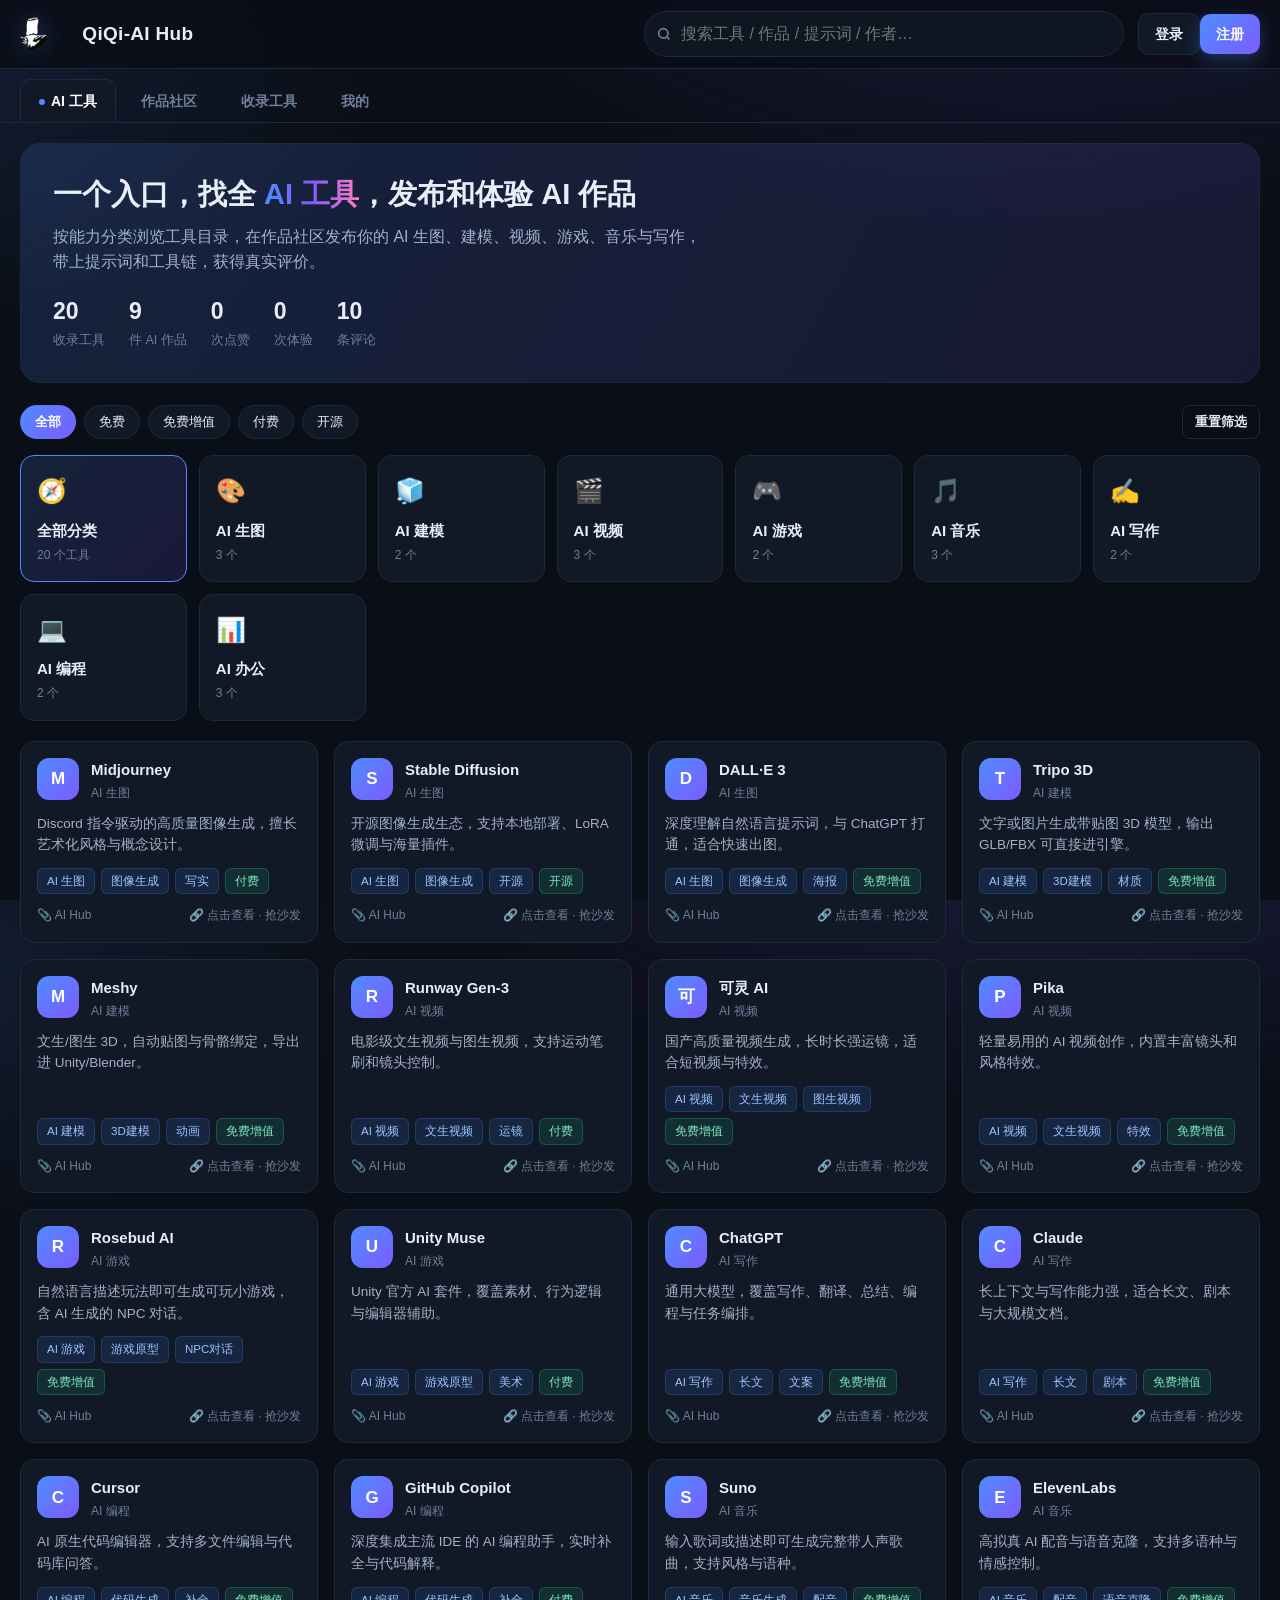
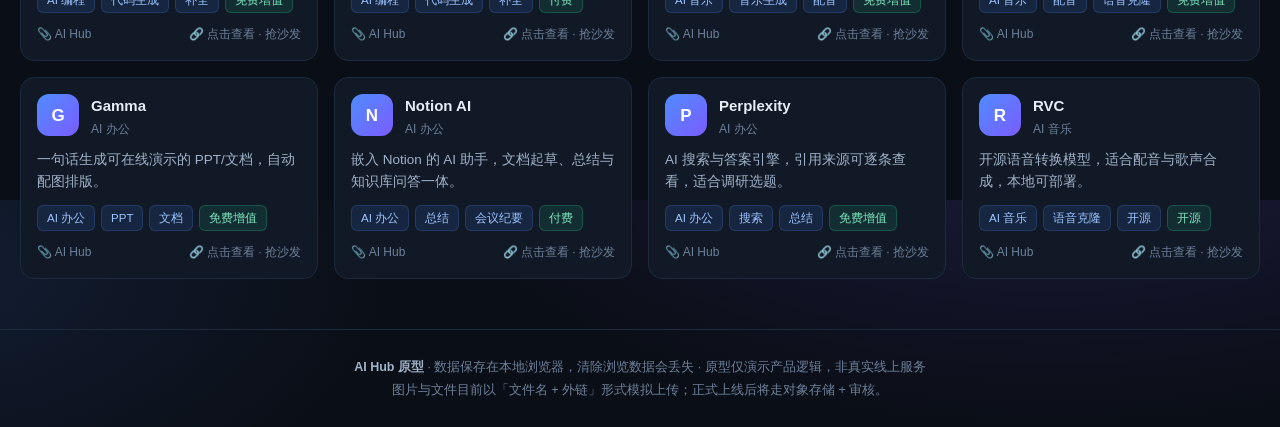
<file: AI-Hub-v2/AI-Hub/index.html>
<!DOCTYPE html>
<html lang="zh-CN">
<head>
<meta charset="UTF-8">
<meta name="viewport" content="width=device-width, initial-scale=1.0">
<title>AI Hub · AI工具目录与创作者社区</title>
<style>
  :root{
    --bg:#0a0e16; --panel:#111926; --panel2:#0e1622; --line:#1c2a3d; --line2:#2a3c54;
    --txt:#e7eef7; --txt2:#a0b2c9; --txt3:#6d809a;
    --brand:#4f8cff; --brand2:#7b5cff; --green:#25c98b; --orange:#ff9b3d; --red:#ff5d6c; --pink:#ff7eb9;
    --radius:14px; --shadow:0 10px 34px rgba(0,0,0,.4);
  }
  *{box-sizing:border-box;margin:0;padding:0}
  html,body{height:100%}
  body{
    font-family:-apple-system,BlinkMacSystemFont,"Segoe UI","PingFang SC","Microsoft YaHei",sans-serif;
    background:radial-gradient(1100px 560px at 82% -12%,rgba(123,92,255,.18),transparent 60%),
               radial-gradient(900px 480px at -8% 8%,rgba(79,140,255,.13),transparent 55%),var(--bg);
    color:var(--txt); line-height:1.6; -webkit-font-smoothing:antialiased;
  }
  a{color:inherit;text-decoration:none}
  button,input,textarea,select{font:inherit;color:inherit}
  svg{display:block}
  ::-webkit-scrollbar{width:10px;height:10px}
  ::-webkit-scrollbar-thumb{background:#23374f;border-radius:8px}
  ::-webkit-scrollbar-track{background:transparent}

  .app{display:flex;flex-direction:column;min-height:100vh}
  header.top{
    position:sticky;top:0;z-index:50;display:flex;align-items:center;gap:14px;
    padding:11px 20px;background:rgba(10,14,22,.84);backdrop-filter:blur(14px);border-bottom:1px solid var(--line);
  }
  .logo{display:flex;align-items:center;gap:10px;font-weight:800;font-size:19px;letter-spacing:.3px}
  .logo img{height:34px;width:auto;filter:drop-shadow(0 0 12px rgba(79,140,255,.35))}
  .search-box{flex:1;max-width:480px;position:relative;margin-left:auto}
  .search-box input{width:100%;padding:9px 14px 9px 36px;border-radius:999px;border:1px solid var(--line);background:var(--panel2);outline:none;transition:.2s}
  .search-box input:focus{border-color:var(--brand);box-shadow:0 0 0 3px rgba(79,140,255,.14)}
  .search-box .ic{position:absolute;left:12px;top:50%;transform:translateY(-50%);opacity:.5;width:16px;height:16px}
  .btn{padding:9px 16px;border-radius:10px;border:1px solid var(--line);background:var(--panel);cursor:pointer;transition:.18s;white-space:nowrap;font-weight:600;font-size:14px}
  .btn:hover:not(:disabled){border-color:var(--brand);transform:translateY(-1px)}
  .btn.primary{background:linear-gradient(135deg,var(--brand),var(--brand2));border:none;color:#fff;box-shadow:0 6px 18px rgba(79,140,255,.3)}
  .btn.primary:hover:not(:disabled){filter:brightness(1.1);transform:translateY(-2px)}
  .btn.ghost{background:transparent}
  .btn.sm{padding:6px 12px;font-size:13px;border-radius:8px}
  .btn.icon{padding:7px 10px;display:inline-flex;align-items:center;gap:5px}
  .btn.on{color:var(--orange);border-color:rgba(255,155,61,.45)}
  .btn.liked{color:var(--red);border-color:rgba(255,93,108,.45)}
  .btn:disabled{opacity:.5;cursor:not-allowed;transform:none!important}
  .btn .n{font-size:12px;color:var(--txt3);font-weight:500}
  .btn.liked .n,.btn.on .n{color:inherit}

  nav.tabs{display:flex;gap:6px;padding:10px 20px 0;flex-wrap:wrap;border-bottom:1px solid var(--line)}
  .tab{padding:10px 18px;border-radius:10px 10px 0 0;cursor:pointer;font-weight:600;font-size:14px;color:var(--txt3);transition:.18s;border:1px solid transparent;border-bottom:none}
  .tab:hover{color:var(--txt2);background:var(--panel2)}
  .tab.on{color:#fff;background:var(--panel);border-color:var(--line)}
  .tab .dot{display:inline-block;width:6px;height:6px;border-radius:50%;background:var(--brand);margin-right:6px;vertical-align:middle}

  main{flex:1;padding:20px}
  .page{display:none;max-width:1400px;margin:0 auto;width:100%;animation:fade .22s ease}
  .page.on{display:block}
  @keyframes fade{from{opacity:0;transform:translateY(6px)}to{opacity:1;transform:none}}

  .hero{border-radius:20px;padding:32px;margin-bottom:22px;position:relative;overflow:hidden;background:linear-gradient(120deg,rgba(79,140,255,.16),rgba(123,92,255,.13));border:1px solid var(--line)}
  .hero h1{font-size:29px;line-height:1.3;margin-bottom:10px}
  .hero h1 span{background:linear-gradient(90deg,var(--brand),var(--brand2),var(--pink));-webkit-background-clip:text;background-clip:text;color:transparent}
  .hero p{color:var(--txt2);max-width:660px;margin-bottom:18px}
  .stats{display:flex;gap:24px;flex-wrap:wrap;align-items:center}
  .stat .n{font-size:23px;font-weight:800}
  .stat .l{font-size:12.5px;color:var(--txt3)}

  .toolbar{display:flex;gap:12px;flex-wrap:wrap;align-items:center;margin-bottom:16px}
  .grow{flex:1}
  .chips{display:flex;gap:8px;flex-wrap:wrap}
  .chip{padding:6px 14px;border-radius:999px;background:var(--panel);border:1px solid var(--line);cursor:pointer;font-size:13px;transition:.16s}
  .chip:hover{border-color:var(--brand)}
  .chip.on{background:linear-gradient(135deg,var(--brand),var(--brand2));border-color:transparent;color:#fff;font-weight:600}

  .grid{display:grid;gap:16px}
  .g-cards{grid-template-columns:repeat(auto-fill,minmax(250px,1fr))}
  .g-tools{grid-template-columns:repeat(auto-fill,minmax(282px,1fr))}
  .g-posts{grid-template-columns:repeat(auto-fill,minmax(320px,1fr))}

  .card{background:var(--panel);border:1px solid var(--line);border-radius:var(--radius);padding:16px;transition:.2s;display:flex;flex-direction:column}
  .card:hover{border-color:var(--brand);transform:translateY(-3px);box-shadow:var(--shadow)}
  .card .h{display:flex;gap:12px;align-items:flex-start;margin-bottom:10px}
  .av{width:42px;height:42px;border-radius:12px;flex:none;display:grid;place-items:center;font-weight:800;font-size:17px;color:#fff;background:linear-gradient(135deg,var(--brand),var(--brand2))}
  .av.sm{width:24px;height:24px;border-radius:8px;font-size:11px}
  .av.lg{width:72px;height:72px;border-radius:20px;font-size:29px}
  .name{font-weight:700;font-size:15px;margin-bottom:2px}
  .meta{font-size:12px;color:var(--txt3)}
  .desc{font-size:13.5px;color:var(--txt2);margin-bottom:12px;flex:1;display:-webkit-box;-webkit-line-clamp:3;-webkit-box-orient:vertical;overflow:hidden}
  .tags{display:flex;gap:6px;flex-wrap:wrap;margin-bottom:12px}
  .tag{font-size:11.5px;padding:3px 9px;border-radius:6px;background:rgba(79,140,255,.12);color:#9cc4ff;border:1px solid rgba(79,140,255,.2)}
  .tag.price{background:rgba(37,201,139,.12);color:#7ee6be;border-color:rgba(37,201,139,.25)}
  .tag.tool{background:rgba(255,155,61,.11);color:#ffc48a;border-color:rgba(255,155,61,.24)}
  .tag.prompt{background:rgba(123,92,255,.13);color:#c4b5ff;border-color:rgba(123,92,255,.28)}
  .card .foot{display:flex;justify-content:space-between;align-items:center;font-size:12px;color:var(--txt3)}

  .catbar{display:grid;grid-template-columns:repeat(auto-fill,minmax(150px,1fr));gap:12px;margin-bottom:20px}
  .cat{background:var(--panel);border:1px solid var(--line);border-radius:var(--radius);padding:16px;cursor:pointer;transition:.2s}
  .cat:hover{border-color:var(--brand);transform:translateY(-3px)}
  .cat.on{border-color:var(--brand);background:linear-gradient(135deg,rgba(79,140,255,.16),rgba(123,92,255,.14))}
  .cat .ic{font-size:24px;margin-bottom:8px}
  .cat .t{font-weight:700;font-size:15px}
  .cat .c{font-size:12px;color:var(--txt3);margin-top:3px}

  /* post card */
  .post{background:var(--panel);border:1px solid var(--line);border-radius:var(--radius);overflow:hidden;transition:.2s;display:flex;flex-direction:column}
  .post:hover{border-color:var(--brand);transform:translateY(-3px);box-shadow:var(--shadow)}
  .thumb{height:150px;display:grid;place-items:center;font-size:42px;position:relative;background:linear-gradient(135deg,var(--panel2),#0a1018)}
  .thumb .badge{position:absolute;top:10px;left:10px;font-size:11px;padding:3px 9px;border-radius:999px;background:rgba(0,0,0,.55);backdrop-filter:blur(4px);border:1px solid rgba(255,255,255,.16)}
  .thumb .type{position:absolute;top:10px;right:10px;font-size:11px;padding:3px 9px;border-radius:999px;background:rgba(255,255,255,.1);backdrop-filter:blur(4px);border:1px solid rgba(255,255,255,.14)}
  .post .body{padding:14px;flex:1;display:flex;flex-direction:column}
  .post .title{font-weight:700;font-size:15px;margin-bottom:6px;display:-webkit-box;-webkit-line-clamp:2;-webkit-box-orient:vertical;overflow:hidden}
  .post .desc{font-size:13px;color:var(--txt2);flex:1;margin-bottom:10px;display:-webkit-box;-webkit-line-clamp:2;-webkit-box-orient:vertical;overflow:hidden}
  .post .row{display:flex;justify-content:space-between;align-items:center;font-size:12px;color:var(--txt3)}
  .author{display:flex;align-items:center;gap:6px}
  .rate{color:var(--orange);font-weight:700}
  .post .statsrow{display:flex;gap:12px;font-size:12px;color:var(--txt3)}
  .post .statsrow span{display:inline-flex;align-items:center;gap:3px}
  .post .statsrow .voted{color:var(--red)}
  .post .statsrow .saved{color:var(--orange)}
  .promptline{font-size:12px;color:var(--txt3);border-top:1px dashed var(--line);margin-top:10px;padding-top:9px;display:-webkit-box;-webkit-line-clamp:1;-webkit-box-orient:vertical;overflow:hidden}
  .promptline b{color:var(--txt2);font-weight:600}

  .mask{position:fixed;inset:0;background:rgba(3,6,12,.76);backdrop-filter:blur(6px);z-index:100;display:none;place-items:center;padding:20px;overflow:auto}
  .mask.on{display:grid}
  .modal{background:var(--panel);border:1px solid var(--line);border-radius:18px;width:100%;max-width:540px;padding:26px;box-shadow:0 24px 60px rgba(0,0,0,.6);animation:pop .22s ease}
  .modal.lg{max-width:900px}
  .modal h2{font-size:20px;margin-bottom:4px}
  .modal .sub{font-size:13px;color:var(--txt3);margin-bottom:20px}
  @keyframes pop{from{opacity:0;transform:scale(.95) translateY(10px)}to{opacity:1;transform:none}}
  .field{margin-bottom:15px}
  .field label{display:block;font-size:13px;font-weight:600;margin-bottom:6px;color:var(--txt2)}
  .field .hint2{font-size:11.5px;color:var(--txt3);font-weight:400;margin-left:6px}
  .field input,.field textarea,.field select{width:100%;padding:10px 12px;border-radius:10px;border:1px solid var(--line);background:var(--panel2);outline:none;transition:.18s}
  .field textarea{min-height:84px;resize:vertical;font-family:ui-monospace,Menlo,Consolas,monospace;font-size:13px}
  .field input:focus,.field textarea:focus,.field select:focus{border-color:var(--brand);box-shadow:0 0 0 3px rgba(79,140,255,.13)}
  .err{color:var(--red);font-size:13px;margin-top:6px;display:none}
  .err.on{display:block}
  .switcher{display:flex;gap:8px;margin-bottom:18px}
  .switcher .opt{flex:1;text-align:center;padding:9px;border-radius:10px;cursor:pointer;font-weight:600;font-size:14px;border:1px solid var(--line);color:var(--txt3)}
  .switcher .opt.on{background:linear-gradient(135deg,var(--brand),var(--brand2));border-color:transparent;color:#fff}
  .modalfoot{display:flex;gap:10px;justify-content:flex-end;margin-top:6px;flex-wrap:wrap}
  .quote{font-size:12px;color:var(--txt3);background:var(--panel2);padding:12px;border-radius:10px;border:1px solid var(--line);margin-top:14px;line-height:1.7}
  .quote b{color:var(--txt2)}

  /* detail */
  .detail-grid{display:grid;grid-template-columns:minmax(0,1fr) 300px;gap:22px}
  @media(max-width:900px){.detail-grid{grid-template-columns:1fr}}
  .panel{background:var(--panel);border:1px solid var(--line);border-radius:var(--radius);padding:20px}
  .panel h3{font-size:15px;margin-bottom:12px}
  .stars{display:flex;gap:6px;font-size:26px;cursor:pointer;user-select:none}
  .stars.sm{font-size:17px;gap:3px}
  .stars span{color:#33455e;transition:.15s}
  .stars span.on{color:var(--orange);transform:scale(1.08)}
  .stars span:hover{color:var(--orange)}
  .empty{text-align:center;color:var(--txt3);padding:40px 20px;font-size:14px}
  .empty .btn{margin-top:12px}

  .toast{position:fixed;bottom:26px;left:50%;transform:translateX(-50%) translateY(20px);z-index:200;background:#1a2537;border:1px solid var(--line);padding:12px 22px;border-radius:999px;font-size:14px;box-shadow:var(--shadow);opacity:0;transition:.25s;pointer-events:none;max-width:90vw;text-align:center}
  .toast.on{opacity:1;transform:translateX(-50%) translateY(0)}

  .bar{display:flex;justify-content:space-between;align-items:center;gap:12px;margin-bottom:14px;flex-wrap:wrap}
  .section-title{font-size:16px;font-weight:800;margin:22px 0 14px;display:flex;align-items:center;gap:8px}
  .tabs2{display:flex;gap:8px;margin-bottom:16px;border-bottom:1px solid var(--line);flex-wrap:wrap}
  .tabs2 .t{padding:9px 16px;cursor:pointer;font-weight:600;font-size:14px;color:var(--txt3);border-bottom:2px solid transparent;margin-bottom:-1px}
  .tabs2 .t.on{color:#fff;border-bottom-color:var(--brand)}
  .subpage{display:none}
  .subpage.on{display:block}
  .kv{font-size:13px;color:var(--txt2)}
  .kv b{color:var(--txt3);font-weight:500}
  .uinfo{display:flex;align-items:center;gap:10px}
  .uinfo .nm{font-weight:700;font-size:14px}
  .uinfo .bio{color:var(--txt3);font-size:12.5px}
  .dropdown{position:relative}
  .dropdown .menu{position:absolute;right:0;top:calc(100% + 8px);background:var(--panel);border:1px solid var(--line);border-radius:12px;min-width:180px;padding:6px;box-shadow:var(--shadow);display:none;z-index:60}
  .dropdown.on .menu{display:block}
  .dropdown .menu a{padding:9px 12px;border-radius:8px;font-size:14px;display:block;cursor:pointer;display:flex;align-items:center;gap:8px}
  .dropdown .menu a:hover{background:var(--panel2)}
  .dropdown .menu .sep{border-top:1px solid var(--line);margin:5px 0}
  .badge-inline{font-size:11px;padding:2px 8px;border-radius:999px;background:var(--line);color:var(--txt2)}
  .copybtn{font-size:11.5px;padding:3px 9px;border-radius:6px;border:1px solid var(--line);background:var(--panel2);cursor:pointer;color:var(--txt2);transition:.15s}
  .copybtn:hover{color:#fff;border-color:var(--brand)}
  .promptbox{background:var(--panel2);border:1px solid var(--line);border-radius:10px;padding:12px;font-size:13px;color:var(--txt2);white-space:pre-wrap;font-family:ui-monospace,Menlo,Consolas,monospace;position:relative}
  .promptbox .copybtn{position:absolute;top:8px;right:8px}
  .toolchain{display:flex;flex-wrap:wrap;gap:8px}
  .toolchip{font-size:12.5px;padding:5px 11px;border-radius:8px;background:rgba(255,155,61,.1);border:1px solid rgba(255,155,61,.25);color:#ffc48a;display:inline-flex;align-items:center;gap:5px}
  .review{border-top:1px solid var(--line);padding:14px 0}
  .review .top{display:flex;justify-content:space-between;align-items:flex-start;margin-bottom:6px;gap:10px}
  .review .who{font-weight:700;font-size:14px}
  .review .when{font-size:12px;color:var(--txt3);flex:none}
  .review .txt{font-size:14px;color:var(--txt2);white-space:pre-wrap}
  .review .acts{display:flex;gap:10px;margin-top:8px;font-size:12px}
  .review .acts span{cursor:pointer;color:var(--txt3);transition:.15s}
  .review .acts span:hover{color:var(--txt2)}
  .replyform{margin-top:10px;display:none}
  .replyform textarea{width:100%;min-height:60px;padding:9px 11px;border-radius:9px;border:1px solid var(--line);background:var(--panel2);resize:vertical;margin-bottom:8px}
  .replies{margin-left:26px;margin-top:10px;padding-left:14px;border-left:2px solid var(--line)}
  .replies .review{padding:10px 0}
  .replies .review:first-child{border-top:none;padding-top:0}
  .mediaframe{border-radius:12px;overflow:hidden;border:1px solid var(--line);background:#000;margin-bottom:16px}
  .mediaframe img{width:100%;display:block}
  .mediaframe video,.mediaframe audio{width:100%}
  .mediaframe .placeholder{height:200px;display:grid;place-items:center;text-align:center;color:var(--txt3);padding:20px}
  .footline{text-align:center;color:var(--txt3);font-size:12.5px;padding:26px;border-top:1px solid var(--line);margin-top:30px;line-height:1.8}
  .footline b{color:var(--txt2)}
  .uploadbox{border:2px dashed var(--line2);border-radius:12px;padding:22px;text-align:center;cursor:pointer;transition:.18s;color:var(--txt3);font-size:13px}
  .uploadbox:hover{border-color:var(--brand);color:var(--txt2)}
  .uploadbox .big{font-size:30px;margin-bottom:6px}
  .filechip{display:inline-flex;align-items:center;gap:7px;font-size:12.5px;padding:5px 11px;border-radius:8px;background:var(--panel2);border:1px solid var(--line);margin:5px 6px 0 0}
  .filechip .x{cursor:pointer;color:var(--txt3);font-weight:800}
  .filechip .x:hover{color:var(--red)}
  .cnt{font-size:13px;color:var(--txt3)}
  .cnt b{color:var(--txt2)}

/* ===================== 六维雷达图 ===================== */
.radarwrap{display:flex;gap:22px;align-items:center;background:linear-gradient(135deg,rgba(79,140,255,.10),rgba(123,92,255,.08));border:1px solid var(--line);border-radius:16px;padding:20px;margin-bottom:18px;flex-wrap:wrap}
.radarbox{width:250px;height:250px;flex:none;position:relative}
.radarbox canvas{width:100%;height:100%}
.radarstat{flex:1;min-width:210px}
.radarstat .big{font-size:40px;font-weight:800;line-height:1;background:linear-gradient(90deg,var(--brand),var(--brand2));-webkit-background-clip:text;background-clip:text;color:transparent}
.radarstat .big small{font-size:15px;color:var(--txt3);font-weight:600}
.radarstat .sub{font-size:13px;color:var(--txt3);margin:4px 0 14px}
.dimrow{display:flex;align-items:center;gap:10px;margin-bottom:8px}
.dimrow .dn{flex:1;font-size:12.5px;color:var(--txt2)}
.dimrow .dn b{color:var(--txt);font-weight:600}
.dimrow .dn em{font-style:normal;color:var(--txt3);font-size:11px;margin-left:4px}
.barbg{flex:1;height:7px;border-radius:99px;background:var(--panel2);overflow:hidden}
.barfg{height:100%;border-radius:99px;background:linear-gradient(90deg,var(--brand),var(--brand2));transition:width .5s cubic-bezier(.4,0,.2,1)}
.dimrow .dv{width:34px;text-align:right;font-size:12.5px;font-weight:700;color:var(--orange)}
</style>
</head>
<body>
<div class="app">
  <header class="top">
    <div class="logo">
      <img src="logo_cutout.png" alt="AI Hub">
      <span>QiQi-AI Hub</span>
    </div>
    <div class="search-box">
      <svg class="ic" viewBox="0 0 24 24" fill="none" stroke="currentColor" stroke-width="2.4"><circle cx="11" cy="11" r="7"/><path d="M20 20l-3.5-3.5"/></svg>
      <input id="globalsearch" type="text" placeholder="搜索工具 / 作品 / 提示词 / 作者…">
    </div>
    <div id="autharea"></div>
  </header>

  <nav class="tabs" id="tabs">
    <div class="tab on" data-p="tools"><span class="dot"></span>AI 工具</div>
    <div class="tab" data-p="community">作品社区</div>
    <div class="tab" data-p="submit">收录工具</div>
    <div class="tab" data-p="me">我的</div>
  </nav>

  <main>
    <!-- TOOLS -->
    <section class="page on" id="p-tools">
      <div class="hero">
        <h1>一个入口，找全 <span>AI 工具</span>，发布和体验 AI 作品</h1>
        <p>按能力分类浏览工具目录，在作品社区发布你的 AI 生图、建模、视频、游戏、音乐与写作，带上提示词和工具链，获得真实评价。</p>
        <div class="stats" id="herostats"></div>
      </div>
      <div class="toolbar">
        <div class="chips" id="toolpricing"></div>
        <div class="grow"></div>
        <button class="btn ghost sm" id="clearToolFilter">重置筛选</button>
      </div>
      <div class="catbar" id="toolcats"></div>
      <div class="grid g-tools" id="toolgrid"></div>
      <div class="empty" id="toolEmpty" style="display:none">没有匹配的工具，换个关键词试试。</div>
    </section>

    <!-- COMMUNITY -->
    <section class="page" id="p-community">
      <div class="bar">
        <div>
          <h2 style="font-size:22px;font-weight:800">作品社区</h2>
          <div class="cnt" id="postcount"></div>
        </div>
        <div style="display:flex;gap:10px;flex-wrap:wrap">
          <div class="chips" id="sortchips">
            <div class="chip on" data-s="new">最新</div>
            <div class="chip" data-s="hot">最热</div>
            <div class="chip" data-s="top">评分最高</div>
            <div class="chip" data-s="likes">最多赞</div>
          </div>
          <button class="btn primary" id="openUpload">＋ 发布作品</button>
        </div>
      </div>
      <div class="catbar" id="postcats"></div>
      <div class="grid g-posts" id="postgrid"></div>
      <div class="empty" id="postEmpty" style="display:none">这个分区还没有作品，来做第一个吧。</div>
    </section>

    <!-- SUBMIT TOOL -->
    <section class="page" id="p-submit">
      <div class="panel" style="max-width:640px;margin:0 auto">
        <h2>提交 AI 工具收录</h2>
        <div class="sub">帮大家发现好工具，提交后由管理员审核上架。</div>
        <div class="field"><label>工具名称</label><input id="s-name" placeholder="例如：Midjourney"></div>
        <div class="field"><label>网址</label><input id="s-url" placeholder="https://example.com"></div>
        <div class="field"><label>一句话介绍</label><textarea id="s-desc" placeholder="这个工具能帮你做什么？"></textarea></div>
        <div class="field"><label>分类</label><select id="s-cat"></select></div>
        <div class="field"><label>收费模式</label>
          <select id="s-price"><option value="免费">免费</option><option value="免费增值">免费增值</option><option value="付费">付费</option><option value="开源">开源</option></select></div>
        <div class="field"><label>标签（逗号分隔）</label><input id="s-tags" placeholder="图像生成, 二次元"></div>
        <div class="modalfoot"><button class="btn" onclick="showPage('tools')">返回目录</button><button class="btn primary" onclick="submitTool()">提交收录</button></div>
        <div class="quote"><b>提示：</b>原型数据存在浏览器本地，提交后只有你能看到。正式上线后进入数据库走审核流程。</div>
      </div>
    </section>

    <!-- ME -->
    <section class="page" id="p-me"><div id="meContent"></div></section>
  </main>

  <div class="footline">
    <b>AI Hub 原型</b> · 数据保存在本地浏览器，清除浏览数据会丢失 · 原型仅演示产品逻辑，非真实线上服务<br>
    图片与文件目前以「文件名 + 外链」形式模拟上传；正式上线后将走对象存储 + 审核。
  </div>
</div>

<!-- AUTH -->
<div class="mask" id="maskAuth">
  <div class="modal">
    <h2 id="authTitle">登录 / 注册</h2>
    <div class="sub">原型无需邮箱验证，注册即用，密码仅存本机。</div>
    <div class="switcher">
      <div class="opt on" id="swLogin" onclick="switchAuth('login')">登录</div>
      <div class="opt" id="swReg" onclick="switchAuth('reg')">注册</div>
    </div>
    <div class="field"><label>用户名</label><input id="a-user" placeholder="输入用户名"></div>
    <div class="field"><label>密码</label><input id="a-pass" type="password" placeholder="至少 4 位"></div>
    <div class="err" id="a-err"></div>
    <div class="modalfoot"><button class="btn ghost" onclick="closeAuth()">取消</button><button class="btn primary" id="a-submit" onclick="doAuth('login')">登录</button></div>
    <div class="quote"><b>演示账号：</b>demo / 1234（点此快速体验）</div>
  </div>
</div>

<!-- TOOL DETAIL -->
<div class="mask" id="maskTool">
  <div class="modal lg" style="max-width:920px">
    <button class="x" onclick="closeTool()">✕</button>
    <div class="bar" style="margin-bottom:14px">
      <div class="uinfo"><div class="av lg" id="td-av"></div><div>
        <h2 id="td-name" style="font-size:24px;line-height:1.25"></h2>
        <div class="sub" id="td-meta"></div></div></div>
    </div>
    <div class="tags" id="td-tags"></div>
    <p id="td-desc" style="color:var(--txt2);margin:14px 0 16px"></p>
    <a class="btn primary" id="td-link" target="_blank" rel="noopener">🔗 访问官网 ↗</a>

    <div style="font-size:13px;color:var(--txt3);margin:16px 0 8px">综合评分 · 六项维度</div>
    <div class="radarwrap">
      <div class="radarbox"><canvas id="td-radar" width="500" height="500"></canvas></div>
      <div class="radarstat">
        <div class="big" id="td-avgscore">—<small> / 5.0</small></div>
        <div class="sub" id="td-revsummary"></div>
        <div id="td-dimrows"></div>
      </div>
    </div>

    <div id="td-reviews"></div>
    <div id="td-reviewPrompt" class="empty" style="padding:14px 0">登录后即可发表使用感受并给六项打分。</div>
    <div id="td-reviewForm" style="display:none">
      <div style="font-size:13px;font-weight:700;margin-bottom:10px">为这 6 项分别打分（1–5 分）</div>
      <div id="td-dimrate" style="display:grid;grid-template-columns:repeat(auto-fill,minmax(250px,1fr));gap:10px 18px"></div>
      <textarea id="td-comment" class="input" placeholder="说说你的使用感受：上手难度、收费坑点、适合什么场景……" style="min-height:70px;margin-top:14px"></textarea>
      <div style="display:flex;gap:10px;margin-top:12px;justify-content:flex-end">
        <button class="btn" onclick="closeTool()">取消</button>
        <button class="btn primary" onclick="submitToolReview()">提交评价</button>
      </div>
    </div>
    <div class="modalfoot"><button class="btn" onclick="closeTool()">关闭</button></div>
  </div>
</div>

<!-- POST DETAIL -->
<div class="mask" id="maskPost">
  <div class="modal lg" style="max-width:960px">
    <div class="bar" style="margin-bottom:6px">
      <div><h2 id="pd-title" style="font-size:22px;margin-bottom:4px"></h2><div class="cnt" id="pd-meta2"></div></div>
      <button class="btn ghost sm" onclick="closePost()">✕</button>
    </div>
    <div class="detail-grid">
      <div>
        <div id="pd-media"></div>
        <div class="panel" style="margin-bottom:16px">
          <h3>作品说明</h3>
          <p id="pd-desc" style="color:var(--txt2);white-space:pre-wrap;margin-bottom:14px"></p>
          <div style="display:flex;gap:8px;flex-wrap:wrap;margin-bottom:14px" id="pd-tags"></div>
          <h3>使用的工具</h3>
          <div class="toolchain" id="pd-tools"></div>
        </div>
        <div class="panel" style="margin-bottom:16px">
          <h3>提示词</h3>
          <div class="promptbox"><button class="copybtn" onclick="copyText('pd-prompt', this)">复制</button><span id="pd-prompt"></span></div>
        </div>
        <div class="panel">
          <div class="bar"><h3 style="margin:0">评论 <span class="cnt" id="pd-revcount"></span></h3></div>
          <div id="pd-reviews"></div>
          <div id="reviewForm" style="display:none">
            <div class="field"><label>你的评分</label>
              <div class="stars" id="pd-stars"><span data-v="1">★</span><span data-v="2">★</span><span data-v="3">★</span><span data-v="4">★</span><span data-v="5">★</span></div>
            </div>
            <div class="field"><label>评论</label><textarea id="pd-comment" placeholder="说说你的真实体验"></textarea></div>
            <div class="modalfoot"><button class="btn primary" onclick="submitReview()">发表评价</button></div>
          </div>
          <div id="reviewPrompt" class="empty" style="padding:20px 0">登录后即可发表评论和评价。</div>
        </div>
      </div>
      <div>
        <div class="panel" style="margin-bottom:16px">
          <h3>作者</h3>
          <div class="uinfo" style="margin-bottom:16px"><div class="av sm" id="pd-av"></div><div><div class="nm" id="pd-author"></div></div></div>
          <div class="kv" style="margin-bottom:10px"><b>发布时间：</b><span id="pd-time"></span></div>
          <div class="kv" style="margin-bottom:10px"><b>综合评分：</b><span class="rate" id="pd-score"></span></div>
          <div class="kv" style="margin-bottom:16px"><b>分区：</b><span id="pd-cat"></span></div>
          <button class="btn" style="width:100%;margin-bottom:8px" id="pd-experience">立即体验 ↗</button>
        </div>
        <div class="panel">
          <h3>互动</h3>
          <div style="display:flex;flex-direction:column;gap:8px">
            <button class="btn icon" id="btnLike" onclick="toggleLike()"><span>❤</span> 点赞 <span class="n" id="nLike"></span></button>
            <button class="btn icon" id="btnSave" onclick="toggleSave()"><span>☆</span> 收藏 <span class="n" id="nSave"></span></button>
            <button class="btn icon" onclick="sharePost()"><span>⤴</span> 分享</button>
          </div>
          <div class="quote"><b>点赞</b>表达喜欢，<b>收藏</b>存到「我的」，都在个人主页可查。</div>
        </div>
      </div>
    </div>
  </div>
</div>

<!-- UPLOAD -->
<div class="mask" id="maskUpload">
  <div class="modal lg">
    <h2>发布 AI 作品</h2>
    <div class="sub">填好内容和创作过程，帮助别人复现你的成果。</div>
    <div class="field"><label>标题</label><input id="u-title" placeholder="给作品起个名字"></div>
    <div class="field"><label>分区（作品类型）</label><select id="u-cat"></select></div>
    <div class="field"><label>内容格式</label>
      <select id="u-format">
        <option value="image">图片</option><option value="video">视频</option><option value="audio">音乐 / 音频</option>
        <option value="game">游戏 / 软件</option><option value="text">文本</option><option value="model">3D 模型</option>
      </select>
    </div>
    <div class="field">
      <label>上传内容文件<span class="hint2">原型中不上传真实二进制，记录文件名并在预览区占位</span></label>
      <div class="uploadbox" onclick="document.getElementById('u-files').click()">
        <div class="big">⬆</div>
        点击选择文件，或把文件拖到这里<br>
        <span style="font-size:12px">图片 / 视频 / 音频 / 压缩包 / 文档均可，支持多文件</span>
      </div>
      <input id="u-files" type="file" multiple style="display:none" onchange="pickFiles(this)">
      <div id="u-filelist"></div>
    </div>
    <div class="field"><label>作品说明</label><textarea id="u-desc" placeholder="做了什么、想表达什么"></textarea></div>
    <div class="field"><label>提示词<span class="hint2">可附参数、种子、模型版本等</span></label><textarea id="u-prompt" placeholder="把完整提示词贴在这里"></textarea></div>
    <div class="field"><label>使用的 AI 工具<span class="hint2">逗号分隔</span></label><input id="u-tools" placeholder="例如：Midjourney, Photoshop, 可灵"></div>
    <div class="field"><label>体验链接<span class="hint2">作品可访问地址，在线预览或下载页</span></label><input id="u-link" placeholder="https://"></div>
    <div class="err" id="u-err"></div>
    <div class="modalfoot"><button class="btn ghost" onclick="closeUpload()">取消</button><button class="btn primary" onclick="submitUpload()">发布</button></div>
  </div>
</div>

<div class="toast" id="toast"></div>

<script>
/* ===================== 配置 ===================== */
const CATS = {
  image:  {name:'AI 生图', icon:'🎨', color:'#ff7eb9'},
  model:  {name:'AI 建模', icon:'🧊', color:'#7b5cff'},
  video:  {name:'AI 视频', icon:'🎬', color:'#4f8cff'},
  game:   {name:'AI 游戏', icon:'🎮', color:'#25c98b'},
  audio:  {name:'AI 音乐', icon:'🎵', color:'#c08bff'},
  text:   {name:'AI 写作', icon:'✍️', color:'#ff9b3d'},
  code:   {name:'AI 编程', icon:'💻', color:'#5dd6ff'},
  office: {name:'AI 办公', icon:'📊', color:'#6ee7c0'},
};
const PRICE = ['全部','免费','免费增值','付费','开源'];
const FORMAT = {
  image:{label:'图片',icon:'🖼️',ext:/\\.(png|jpe?g|gif|webp|bmp|svg)$/i},
  video:{label:'视频',icon:'🎬',ext:/\\.(mp4|mov|webm|m4v|avi)$/i},
  audio:{label:'音乐',icon:'🎵',ext:/\\.(mp3|wav|ogg|flac|aac)$/i},
  game:{label:'游戏',icon:'🎮',ext:/\\.(zip|rar|7z|exe|apk|unitypackage|html)$/i},
  text:{label:'文本',icon:'📄',ext:/\\.(txt|md|pdf|docx|epub)$/i},
  model:{label:'模型',icon:'🧊',ext:/\\.(glb|gltf|obj|fbx|stl|usdz|blend)$/i},
};
const ICONS = {
  image:'🎨',model:'🧊',video:'🎬',game:'🎮',audio:'🎵',text:'✍️',code:'💻',office:'📊',
};

const SEED_TOOLS = [
  {name:'Midjourney',cat:'image',price:'付费',tags:['图像生成','写实','二次元'],desc:'Discord 指令驱动的高质量图像生成，擅长艺术化风格与概念设计。',url:'https://www.midjourney.com',reviews:[
    {who:'视觉从业者',when:'2 天前',txt:'出图审美第一梯队，但中文提示词理解偏弱，长上下文记不住设定，V6 之后略好。',dims:{d1:4,d2:5,d3:2,d4:3,d5:4,d6:3},likes:12},
    {who:'独立设计师',when:'5 天前',txt:'单次生成就出可用图，省钱但按月订阅对轻度用户不友好。',dims:{d1:4,d2:5,d3:2,d4:3,d5:3,d6:3},likes:7},
    {who:'运营小陈',when:'1 周前',txt:'做海报神器，就是没法精确改图里某个元素，只能重新抽。',dims:{d1:3,d2:4,d3:2,d4:3,d5:4,d6:3},likes:3},
  ]},
  {name:'Stable Diffusion',cat:'image',price:'开源',tags:['图像生成','开源'],desc:'开源图像生成生态，支持本地部署、LoRA 微调与海量插件。',url:'https://stability.ai',reviews:[
    {who:'模型训练师',when:'3 天前',txt:'可控性天花板，ControlNet+LoRA 组合能实现任何风格，但要花大量时间调参数。',dims:{d1:5,d2:5,d3:3,d4:4,d5:3,d6:4},likes:9},
    {who:'AI 爱好者',when:'1 周前',txt:'免费本地跑是最大优势，显存不够就歇菜，新手门槛高。',dims:{d1:4,d2:5,d3:3,d4:4,d5:4,d6:3},likes:5},
  ]},
  {name:'DALL·E 3',cat:'image',price:'免费增值',tags:['图像生成','海报'],desc:'深度理解自然语言提示词，与 ChatGPT 打通，适合快速出图。',url:'https://openai.com/dall-e-3',reviews:[
    {who:'文案策划',when:'4 天前',txt:'最懂我写的长句子，一句话出图不用调参，细节准确性比 MJ 强。',dims:{d1:5,d2:4,d3:4,d4:4,d5:4,d6:4},likes:6},
    {who:'设计专业学生',when:'6 天前',txt:'中文支持好，但画面精细度和风格上限不如 SD。',dims:{d1:5,d2:3,d3:4,d4:4,d5:4,d6:4},likes:2},
  ]},
  {name:'Tripo 3D',cat:'model',price:'免费增值',tags:['3D建模','材质'],desc:'文字或图片生成带贴图 3D 模型，输出 GLB/FBX 可直接进引擎。',url:'https://www.tripo3d.ai'},
  {name:'Meshy',cat:'model',price:'免费增值',tags:['3D建模','动画'],desc:'文生/图生 3D，自动贴图与骨骼绑定，导出进 Unity/Blender。',url:'https://www.meshy.ai'},
  {name:'Runway Gen-3',cat:'video',price:'付费',tags:['文生视频','运镜'],desc:'电影级文生视频与图生视频，支持运动笔刷和镜头控制。',url:'https://runwayml.com'},
  {name:'可灵 AI',cat:'video',price:'免费增值',tags:['文生视频','图生视频'],desc:'国产高质量视频生成，长时长强运镜，适合短视频与特效。',url:'https://klingai.com',reviews:[
    {who:'短视频编导',when:'1 天前',txt:'国内运镜最好的一家，10 秒以上能保持人物一致，免费额度够测试。',dims:{d1:4,d2:5,d3:3,d4:3,d5:4,d6:4},likes:15},
    {who:'特效师',when:'4 天前',txt:'首尾帧控制实用，但复杂动作会崩手，出 5 条才能挑出 1 条。',dims:{d1:4,d2:4,d3:3,d4:3,d5:3,d6:3},likes:4},
  ]},
  {name:'Pika',cat:'video',price:'免费增值',tags:['文生视频','特效'],desc:'轻量易用的 AI 视频创作，内置丰富镜头和风格特效。',url:'https://pika.art'},
  {name:'Rosebud AI',cat:'game',price:'免费增值',tags:['游戏原型','NPC对话'],desc:'自然语言描述玩法即可生成可玩小游戏，含 AI 生成的 NPC 对话。',url:'https://rosebud.ai'},
  {name:'Unity Muse',cat:'game',price:'付费',tags:['游戏原型','美术','数值'],desc:'Unity 官方 AI 套件，覆盖素材、行为逻辑与编辑器辅助。',url:'https://unity.com/products/unity-muse'},
  {name:'ChatGPT',cat:'text',price:'免费增值',tags:['长文','文案','翻译','总结'],desc:'通用大模型，覆盖写作、翻译、总结、编程与任务编排。',url:'https://chatgpt.com'},
  {name:'Claude',cat:'text',price:'免费增值',tags:['长文','剧本'],desc:'长上下文与写作能力强，适合长文、剧本与大规模文档。',url:'https://claude.ai'},
  {name:'Cursor',cat:'code',price:'免费增值',tags:['代码生成','补全','重构'],desc:'AI 原生代码编辑器，支持多文件编辑与代码库问答。',url:'https://cursor.com',reviews:[
    {who:'全栈开发者',when:'2 天前',txt:'Composer 改多文件是真的快，理解整个项目结构比单纯补全强一个档次。',dims:{d1:5,d2:5,d3:5,d4:5,d5:4,d6:5},likes:20},
    {who:'前端新人',when:'1 周前',txt:'写样板代码效率翻倍，但偶尔会自信地写出跑不起来的 API。',dims:{d1:4,d2:4,d3:4,d4:4,d5:3,d6:4},likes:8},
  ]},
  {name:'GitHub Copilot',cat:'code',price:'付费',tags:['代码生成','补全'],desc:'深度集成主流 IDE 的 AI 编程助手，实时补全与代码解释。',url:'https://github.com/features/copilot'},
  {name:'Suno',cat:'audio',price:'免费增值',tags:['音乐生成','配音'],desc:'输入歌词或描述即可生成完整带人声歌曲，支持风格与语种。',url:'https://suno.com'},
  {name:'ElevenLabs',cat:'audio',price:'免费增值',tags:['配音','语音克隆'],desc:'高拟真 AI 配音与语音克隆，支持多语种与情感控制。',url:'https://elevenlabs.io'},
  {name:'Gamma',cat:'office',price:'免费增值',tags:['PPT','文档'],desc:'一句话生成可在线演示的 PPT/文档，自动配图排版。',url:'https://gamma.app'},
  {name:'Notion AI',cat:'office',price:'付费',tags:['总结','会议纪要'],desc:'嵌入 Notion 的 AI 助手，文档起草、总结与知识库问答一体。',url:'https://notion.so/product/ai'},
  {name:'Perplexity',cat:'office',price:'免费增值',tags:['搜索','总结'],desc:'AI 搜索与答案引擎，引用来源可逐条查看，适合调研选题。',url:'https://www.perplexity.ai'},
  {name:'RVC',cat:'audio',price:'开源',tags:['语音克隆','开源'],desc:'开源语音转换模型，适合配音与歌声合成，本地可部署。',url:'https://github.com/RVC-Project/Retrieval-based-Voice-Conversion-WebUI'},
];

const SEED_POSTS = [
  {cat:'image',format:'image',title:'赛博朋克城市概念图（附完整提示词）',desc:'ControlNet 加自训 LoRA，分享构图与提示词思路，可复现。',link:'https://stability.ai',emoji:'🌆',prompt:'cyberpunk cityscape at night, neon reflections on wet streets, cinematic wide angle, volumetric fog, ultra detailed, 8k --ar 16:9 --style raw --s 250',tools:'Stable Diffusion,ControlNet,Photoshop',files:[{name:'cyber_city_v3.png',size:2840000}],score:4.8,likes:128,views:2410,reviews:[
    {who:'墨白',when:'3 天前',v:5,txt:'氛围感很强，提示词能再详细一点就好了。',likes:4,replies:[]},
    {who:'Neon',when:'1 周前',v:5,txt:'光影处理很专业，求 LoRA 链接。',likes:2,replies:[]},
  ]},
  {cat:'image',format:'image',title:'AI 生成的国风插画角色集（12 个）',desc:'统一风格训练的角色集，附可商用授权说明。',link:'https://stability.ai',emoji:'🎎',prompt:'中国风角色立绘，工笔画风格，柔和配色，全身像，纯白背景',tools:'Midjourney,Clip Studio',files:[{name:'chars.zip',size:18400000}],score:4.6,likes:86,views:1320,reviews:[
    {who:'小满',when:'2 天前',v:5,txt:'风格非常统一，衣服细节厉害。',likes:1,replies:[]},
  ]},
  {cat:'video',format:'video',title:'AI 短片《潮汐》全流程拆解',desc:'可灵生成素材 + Runway 调运镜 + 精剪，含成本与耗时统计。',link:'https://klingai.com',emoji:'🌊',prompt:'海浪拍打礁石慢镜头，逆光，胶片颗粒感，24fps',tools:'可灵 AI,Runway,Premiere',files:[{name:'tide_final.mp4',size:142000000}],score:4.9,likes:210,views:5320,reviews:[
    {who:'导演阿树',when:'5 小时前',v:5,txt:'这种拆解最有价值，省了很多试错成本。',likes:9,replies:[]},
    {who:'Kira',when:'2 天前',v:4,txt:'剪辑节奏还有提升空间，但立意很好。',likes:3,replies:[
      {who:'楼主',when:'1 天前',v:0,txt:'感谢反馈，第二段确实可以再紧凑些。',likes:1,replies:[]},
    ]},
    {who:'Leo',when:'4 天前',v:5,txt:'把时间线贴出来就完美了。',likes:0,replies:[]},
  ]},
  {cat:'game',format:'game',title:'7 天用 AI 做的 Roguelike 网页小游戏',desc:'美术、音效、文案全部 AI 生成，代码用 Cursor 辅助，可在线玩。',link:'https://rosebud.ai',emoji:'🎮',prompt:'随机地牢 + 回合制卡牌战斗 + 像素风',tools:'Rosebud AI,Cursor,Suno',files:[{name:'roguelike.zip',size:6200000}],score:4.7,likes:156,views:3280,reviews:[
    {who:'玩家9527',when:'1 天前',v:5,txt:'操作手感意外地不错。',likes:5,replies:[]},
    {who:'独立开发者',when:'3 天前',v:4,txt:'玩法略单一，但作为 AI 产出已经很强。',likes:2,replies:[]},
  ]},
  {cat:'model',format:'model',title:'可直接进 Unity 的 AI 低模角色',desc:'Tripo 生成 + Blender 减面 + 自动绑定，附导出设置。',link:'https://www.tripo3d.ai',emoji:'🧍',prompt:'低多边形风格人形角色，无贴图，三角面数 3000 以内',tools:'Tripo 3D,Blender',files:[{name:'lowpoly_hero.glb',size:980000}],score:4.5,likes:64,views:980,reviews:[
    {who:'游戏美术老王',when:'6 天前',v:5,txt:'减面参数很有用，亲测可直接用。',likes:6,replies:[]},
  ]},
  {cat:'model',format:'model',title:'古建筑构件 3D 素材包（斗拱、瓦当）',desc:'国风场景快速搭建用构件，含多套材质。',link:'https://www.meshy.ai',emoji:'🏯',prompt:'中国古代建筑木构件，写实木质纹理，高细节',tools:'Meshy,Blender',files:[{name:'ancient_pack.zip',size:24100000}],score:4.4,likes:41,views:720,reviews:[],liked:false},
  {cat:'audio',format:'audio',title:'AI 生成的国风电竞 BGM 合集（10 首）',desc:'10 首可循环 BGM，附商用授权与工程文件。',link:'https://suno.com',emoji:'🎵',prompt:'中国风电子音乐，节奏 128BPM，史诗感，适合电竞比赛',tools:'Suno,ElevenLabs',files:[{name:'bgm_pack.zip',size:56000000}],score:4.3,likes:52,views:860,reviews:[],liked:false},
  {cat:'text',format:'text',title:'AI 写作：30 天写完一本短篇集的方法',desc:'从选题到成稿的流程与提示词模板，附 3 篇成品。',link:'https://chatgpt.com',emoji:'📖',prompt:'你是一位有十年经验的短篇小说编辑，请按以下结构帮我打磨这篇作品：1.核心冲突 2.人物弧光 3.场景节奏',tools:'ChatGPT,Claude',files:[{name:'short_stories.docx',size:420000}],score:4.6,likes:73,views:1140,reviews:[
    {who:'写作者小七',when:'4 天前',v:5,txt:'流程很系统，照着做真的能写完。',likes:7,replies:[]},
  ]},
  {cat:'audio',format:'audio',title:'AI 配音：用 RVC 克隆自己的声音',desc:'本地部署 RVC，20 句样本就能达到可用效果，附模型参数。',link:'https://github.com/RVC-Project/Retrieval-based-Voice-Conversion-WebUI',emoji:'🎙️',prompt:'RVC v2, f0 method harvest, index rate 0.75, pitch -2',tools:'RVC,So-VITS-SVC',files:[{name:'rvc_model.zip',size:320000000}],score:4.2,likes:38,views:640,reviews:[],liked:false},
];

/* ===================== 状态 ===================== */
const S = {user:null, tools:[], posts:[], q:'', curToolCat:'all', curToolPrice:'全部', curPostCat:'all', sort:'new', selPost:null, rating:0, pendingFiles:[]};
const USERS = {list:[{user:'demo',pass:'1234',bio:'演示账号',joined:Date.now()}], session:null};
const DB = {get(k,f){try{const v=localStorage.getItem('aihub_v2_'+k);return v?JSON.parse(v):f}catch(e){return f}},set(k,v){localStorage.setItem('aihub_v2_'+k,JSON.stringify(v))}};

function init(){
  S.tools = DB.get('tools',[]); S.posts = DB.get('posts',[]);
  USERS.list = DB.get('users',USERS.list); USERS.session = DB.get('session',null);
  if(!S.tools.length){ S.tools = SEED_TOOLS.map((t,i)=>({...t,id:'t'+(i+1),by:'AI Hub',time:Date.now()-i*86400000})); DB.set('tools',S.tools); }
  if(!S.posts.length){
    let i=0; S.posts = SEED_POSTS.map(p=>({...p,id:'p'+(++i),by:'社区作者',time:Date.now()-i*172800000,reviews:JSON.parse(JSON.stringify(p.reviews||[])),liked:false,saved:false,views:0,likes:0}));
    DB.set('posts',S.posts);
  }
  if(USERS.session) S.user = USERS.session;
  buildCats(); buildSelects(); render();
  document.getElementById('globalsearch').addEventListener('input',e=>{S.q=e.target.value; renderTools(); renderPosts();});
  // 拖拽上传
  const ub=document.querySelector('.uploadbox');
  ub.addEventListener('dragover',e=>{e.preventDefault();ub.style.borderColor='var(--brand)'});
  ub.addEventListener('dragleave',()=>ub.style.borderColor='');
  ub.addEventListener('drop',e=>{e.preventDefault();ub.style.borderColor='';pickFiles({files:e.dataTransfer.files})});
}
function save(){DB.set('tools',S.tools);DB.set('posts',S.posts);DB.set('users',USERS.list);DB.set('session',USERS.session)}

/* ===================== 渲染 ===================== */
function buildCats(){
  const all=Object.keys(CATS);
  document.getElementById('toolcats').innerHTML=
    `<div class="cat on" data-c="all"><div class="ic">🧭</div><div class="t">全部分类</div><div class="c">${S.tools.length} 个工具</div></div>`+
    all.map(c=>`<div class="cat" data-c="${c}"><div class="ic">${CATS[c].icon}</div><div class="t">${CATS[c].name}</div><div class="c">${S.tools.filter(t=>t.cat===c).length} 个</div></div>`).join('');
  document.getElementById('toolcats').querySelectorAll('.cat').forEach(el=>el.onclick=()=>{
    document.querySelectorAll('#toolcats .cat').forEach(x=>x.classList.remove('on'));el.classList.add('on');S.curToolCat=el.dataset.c;renderTools();});
  document.getElementById('postcats').innerHTML=
    `<div class="cat on" data-c="all"><div class="ic">🌐</div><div class="t">全部作品</div><div class="c">${S.posts.length} 件</div></div>`+
    all.map(c=>`<div class="cat" data-c="${c}"><div class="ic">${CATS[c].icon}</div><div class="t">${CATS[c].name}</div><div class="c">${S.posts.filter(p=>p.cat===c).length} 件</div></div>`).join('');
  document.getElementById('postcats').querySelectorAll('.cat').forEach(el=>el.onclick=()=>{
    document.querySelectorAll('#postcats .cat').forEach(x=>x.classList.remove('on'));el.classList.add('on');S.curPostCat=el.dataset.c;renderPosts();});
}
function buildSelects(){
  const o=Object.keys(CATS).map(c=>`<option value="${c}">${CATS[c].icon} ${CATS[c].name}</option>`).join('');
  document.getElementById('s-cat').innerHTML=`<option value="">请选择分类</option>`+o;
  document.getElementById('u-cat').innerHTML=`<option value="">请选择分区</option>`+o;
}
function render(){renderAuth();renderHero();renderToolFilters();renderTools();renderPosts();renderMe();}
function renderAuth(){
  const b=document.getElementById('autharea');
  if(S.user){b.innerHTML=`<div class="dropdown" id="dd"><div class="uinfo" style="cursor:pointer" onclick="toggleDD()"><div class="av sm">${S.user[0].toUpperCase()}</div><div class="nm">${S.user}</div></div>
    <div class="menu"><a onclick="showPage('me');switchMe('posts')">📦 我的作品</a><a onclick="showPage('me');switchMe('saves')">⭐ 我的收藏</a><a onclick="showPage('me');switchMe('likes')">❤️ 我赞过的</a><a onclick="showPage('me');switchMe('reviews')">💬 我的评价</a><div class="sep"></div><a onclick="logout()">退出登录</a></div></div>`;}
  else b.innerHTML=`<button class="btn" onclick="openAuth('login')">登录</button><button class="btn primary" onclick="openAuth('reg')">注册</button>`;
}
function renderHero(){
  document.getElementById('herostats').innerHTML=
    `<div class="stat"><div class="n">${S.tools.length}</div><div class="l">收录工具</div></div>
     <div class="stat"><div class="n">${S.posts.length}</div><div class="l">件 AI 作品</div></div>
     <div class="stat"><div class="n">${S.posts.reduce((a,p)=>a+p.likes,0)}</div><div class="l">次点赞</div></div>
     <div class="stat"><div class="n">${S.posts.reduce((a,p)=>a+p.views,0)}</div><div class="l">次体验</div></div>
     <div class="stat"><div class="n">${S.posts.reduce((a,p)=>a+p.reviews.length,0)}</div><div class="l">条评论</div></div>`;
}
function renderToolFilters(){document.getElementById('toolpricing').innerHTML=PRICE.map(p=>`<div class="chip${p==='全部'?' on':''}" onclick="pickPrice(this,'${p}')">${p}</div>`).join('');}
function pickPrice(el,p){document.querySelectorAll('#toolpricing .chip').forEach(x=>x.classList.remove('on'));el.classList.add('on');S.curToolPrice=p;renderTools();}

function cardHTML(t){
  const n=t.reviews?t.reviews.length:0,o=overallAvg(t);
  return `<div class="card" onclick="openTool('${t.id}')">
    <div class="h"><div class="av">${t.name[0]}</div><div><div class="name">${t.name}</div><div class="meta">${CATS[t.cat].name}</div></div></div>
    <div class="desc">${t.desc}</div>
    <div class="tags"><span class="tag">${CATS[t.cat].name}</span>${t.tags.slice(0,2).map(x=>`<span class="tag">${x}</span>`).join('')}<span class="tag price">${t.price}</span></div>
    <div class="foot"><span>📎 ${t.by}</span><span>${n?`<span class="rate">★ ${o.toFixed(1)}</span> · ${n} 条评价`:'🔗 点击查看 · 抢沙发'}</span></div></div>`;
}
function renderTools(){
  const q=S.q.trim().toLowerCase();
  const list=S.tools.filter(t=>(S.curToolCat==='all'||t.cat===S.curToolCat)&&(S.curToolPrice==='全部'||t.price===S.curToolPrice)&&(!q||(t.name+t.desc+t.tags.join('')).toLowerCase().includes(q)));
  document.getElementById('toolgrid').innerHTML=list.map(cardHTML).join('');
  document.getElementById('toolEmpty').style.display=list.length?'none':'block';
}

function formatBytes(n){if(!n)return'';const u=['B','KB','MB','GB'];let i=0;let v=n;while(v>=1024&&i<u.length-1){v/=1024;i++}return (i?Math.round(v*10)/10:v)+u[i];}
function postHTML(p){
  const fmt=FORMAT[p.format]||FORMAT.image;
  const liked = p.likedBy && p.likedBy.includes(S.user);
  const saved = p.savedBy && p.savedBy.includes(S.user);
  return `<div class="post" onclick="openPost('${p.id}')">
    <div class="thumb" style="background:linear-gradient(135deg,${CATS[p.cat].color}2e,transparent),var(--panel2)">
      <span class="badge">${CATS[p.cat].name}</span><span class="type">${fmt.icon} ${fmt.label}</span>
      <span style="font-size:44px">${p.emoji||ICONS[p.cat]}</span></div>
    <div class="body"><div class="title">${p.title}</div><div class="desc">${p.desc}</div>
    ${p.prompt?`<div class="promptline"><b>提示词：</b>${esc(p.prompt.slice(0,60))}${p.prompt.length>60?'…':''}</div>`:''}
    ${p.tools?`<div class="tags" style="margin:10px 0 0">${p.tools.split(/[,，]/).map(x=>`<span class="tag tool">${x.trim()}</span>`).slice(0,3).join('')}</div>`:''}
    <div class="row" style="margin-top:12px"><span class="author"><span class="av sm">${p.by[0].toUpperCase()}</span>${p.by}</span></div>
    <div class="statsrow"><span class="${liked?'voted':''}" onclick="event.stopPropagation();quickLike('${p.id}')">❤ ${p.likes}</span><span>⭐ ${p.score.toFixed(1)}</span><span>💬 ${p.reviews.length}</span><span class="${saved?'saved':''}">☆ ${p.savedBy?p.savedBy.length:0}</span></div></div></div>`;
}
function renderPosts(){
  const q=S.q.trim().toLowerCase();
  let list=S.posts.filter(p=>(S.curPostCat==='all'||p.cat===S.curPostCat)&&(!q||(p.title+p.desc+p.by+(p.prompt||'')+(p.tools||'')).toLowerCase().includes(q)));
  list.sort((a,b)=>S.sort==='hot'?b.views-a.views:S.sort==='top'?b.score-a.score:S.sort==='likes'?b.likes-a.likes:b.time-a.time);
  document.getElementById('postgrid').innerHTML=list.map(postHTML).join('');
  document.getElementById('postcount').innerHTML=`共 <b>${list.length}</b> 件作品 · <b>${list.reduce((a,p)=>a+p.reviews.length,0)}</b> 条评论 · <b>${list.reduce((a,p)=>a+p.likes,0)}</b> 次点赞`;
  document.getElementById('postEmpty').style.display=list.length?'none':'block';
}
function esc(s){return String(s||'').replace(/[&<>"]/g,m=>({'&':'&amp;','<':'&lt;','>':'&gt;','"':'&quot;'}[m]))}

function renderMe(){
  const c=document.getElementById('meContent');
  if(!S.user){c.innerHTML=`<div class="panel" style="max-width:520px;margin:40px auto;text-align:center"><div style="font-size:44px">🔐</div><h2 style="margin:10px 0">登录后查看你的主页</h2><p style="color:var(--txt3)">管理你的作品、收藏、点赞与评论。</p><button class="btn primary" style="margin-top:16px" onclick="openAuth('login')">登录 / 注册</button></div>`;return;}
  c.innerHTML=`<div class="profile-head"><div class="av lg">${S.user[0].toUpperCase()}</div><div><div class="name">${S.user}</div><div class="bio">加入于 ${new Date(USERS.list.find(u=>u.user===S.user).joined).toLocaleDateString()}</div></div>
    <div style="flex:1"></div><button class="btn primary" onclick="openUpload()">＋ 发布作品</button></div>
    <div class="tabs2"><div class="t on" onclick="switchMe('posts')">我的作品</div><div class="t" onclick="switchMe('saves')">我的收藏</div><div class="t" onclick="switchMe('likes')">我赞过的</div><div class="t" onclick="switchMe('reviews')">我的评价</div><div class="t" onclick="switchMe('tools')">我的工具</div></div>
    <div class="subpage on" id="me-posts"></div><div class="subpage" id="me-saves"></div><div class="subpage" id="me-likes"></div><div class="subpage" id="me-reviews"></div><div class="subpage" id="me-tools"></div>`;
  switchMe('posts');
}
function switchMe(tab){
  document.querySelectorAll('.tabs2 .t').forEach(x=>x.classList.remove('on'));
  document.querySelectorAll('.subpage').forEach(x=>x.classList.remove('on'));
  document.querySelector(`.tabs2 .t[onclick="switchMe('${tab}')"]`).classList.add('on');
  document.getElementById('me-'+tab).classList.add('on');
  if(tab==='posts'){
    const mine=S.posts.filter(p=>p.by===S.user);
    document.getElementById('me-posts').innerHTML=mine.length?`<div class="grid g-posts">${mine.map(postHTML).join('')}</div>`:`<div class="empty">还没有发布作品。<button class="btn sm" onclick="openUpload()">去发布第一件</button></div>`;
  } else if(tab==='saves'){
    const a=S.posts.filter(p=>p.savedBy&&p.savedBy.includes(S.user));
    document.getElementById('me-saves').innerHTML=a.length?`<div class="grid g-posts">${a.map(postHTML).join('')}</div>`:`<div class="empty">还没有收藏作品。<button class="btn sm" onclick="showPage('community')">去逛逛</button></div>`;
  } else if(tab==='likes'){
    const a=S.posts.filter(p=>p.likedBy&&p.likedBy.includes(S.user));
    document.getElementById('me-likes').innerHTML=a.length?`<div class="grid g-posts">${a.map(postHTML).join('')}</div>`:`<div class="empty">还没有点赞过作品。</div>`;
  } else if(tab==='reviews'){
    const a=[];S.posts.forEach(p=>p.reviews.filter(r=>r.who===S.user).forEach(r=>a.push({...r,pid:p.id,pt:p.title})));
    document.getElementById('me-reviews').innerHTML=a.length?a.map(r=>`<div class="review"><div class="top"><div><span class="who">${r.pt}</span> <span class="rate">${'★'.repeat(r.v)}${'☆'.repeat(5-r.v)}</span></div><div class="when">${r.when}</div></div><div class="txt">${esc(r.txt)}</div></div>`).join(''):`<div class="empty">还没有发表过评价。</div>`;
  } else {
    document.getElementById('me-tools').innerHTML=`<div class="empty">这里会显示你提交收录的工具。<button class="btn sm" onclick="showPage('submit')">去提交一个</button></div>`;
  }
}

/* ===================== 页面切换 ===================== */
function showPage(p){
  document.querySelectorAll('.page').forEach(x=>x.classList.remove('on'));
  document.getElementById('p-'+p).classList.add('on');
  document.querySelectorAll('.tabs .tab').forEach(x=>x.classList.toggle('on',x.dataset.p===p));
  window.scrollTo({top:0,behavior:'smooth'});render();
}
document.querySelectorAll('.tabs .tab').forEach(t=>t.onclick=()=>showPage(t.dataset.p));
document.querySelectorAll('#sortchips .chip').forEach(c=>c.onclick=()=>{
  document.querySelectorAll('#sortchips .chip').forEach(x=>x.classList.remove('on'));c.classList.add('on');S.sort=c.dataset.s;renderPosts();});
document.getElementById('clearToolFilter').onclick=()=>{S.curToolCat='all';S.curToolPrice='全部';S.q='';document.getElementById('globalsearch').value='';buildCats();renderToolFilters();renderTools();};

/* ===================== 认证 ===================== */
function openAuth(mode){switchAuth(mode||'login');document.getElementById('maskAuth').classList.add('on');}
function closeAuth(){document.getElementById('maskAuth').classList.remove('on');document.getElementById('a-err').classList.remove('on');}
function switchAuth(m){
  document.getElementById('swLogin').classList.toggle('on',m==='login');document.getElementById('swReg').classList.toggle('on',m==='reg');
  document.getElementById('authTitle').textContent=m==='login'?'登录':'注册新账号';
  document.getElementById('a-submit').textContent=m==='login'?'登录':'注册';
  document.getElementById('a-submit').onclick=()=>doAuth(m);document.getElementById('a-err').classList.remove('on');
}
function doAuth(mode){
  const u=document.getElementById('a-user').value.trim(),p=document.getElementById('a-pass').value,e=document.getElementById('a-err');
  if(!u||!p){e.textContent='用户名和密码都要填';e.classList.add('on');return;}
  if(mode==='reg'){
    if(p.length<4){e.textContent='密码至少 4 位';e.classList.add('on');return;}
    if(USERS.list.some(x=>x.user===u)){e.textContent='这个用户名已经被注册了';e.classList.add('on');return;}
    USERS.list.push({user:u,pass:p,bio:'',joined:Date.now()});
  } else {
    if(!USERS.list.some(x=>x.user===u&&x.pass===p)){e.textContent='用户名或密码错误';e.classList.add('on');return;}
  }
  S.user=u;USERS.session=u;save();render();closeAuth();toast(mode==='reg'?'注册成功，欢迎加入 🎉':'登录成功，欢迎回来');
}
function logout(){S.user=null;USERS.session=null;save();render();showPage('tools');toast('已退出登录');}
function toggleDD(){document.getElementById('dd').classList.toggle('on')}
document.addEventListener('click',e=>{const d=document.getElementById('dd');if(d&&!d.contains(e.target))d.classList.remove('on')});

/* ===================== 工具详情 ===================== */
function openTool(id){const t=S.tools.find(x=>x.id===id);if(!t)return;S.selTool=t;
  document.getElementById('td-name').textContent=t.name;
  document.getElementById('td-meta').textContent=`${CATS[t.cat].name} · ${t.price} · 由 ${t.by} 收录 · ${t.reviews?t.reviews.length:0} 条体验评价`;
  document.getElementById('td-tags').innerHTML=[CATS[t.cat].name,...t.tags].map(x=>`<span class="tag">${x}</span>`).join('');
  document.getElementById('td-desc').textContent=t.desc;
  document.getElementById('td-av').textContent=t.name[0];
  document.getElementById('td-link').href=t.url;
  drawRadar(t);renderToolReviews();
  document.getElementById('td-reviewForm').style.display=S.user?'block':'none';
  document.getElementById('td-reviewPrompt').style.display=S.user?'none':'block';
  document.getElementById('td-comment').value='';
  document.getElementById('maskTool').classList.add('on');
}
function closeTool(){document.getElementById('maskTool').classList.remove('on')}

/* 六维评价工具函数 */
const DIMS=[
  {k:'d1',n:'任务理解与规划',s:'能不能听懂你要什么，把模糊需求拆成步骤'},
  {k:'d2',n:'工具使用与执行',s:'出图/出视频/出代码等实际任务的完成质量'},
  {k:'d3',n:'记忆与上下文管理',s:'长对话里是否记得前面的设定与约束'},
  {k:'d4',n:'推理与决策质量',s:'逻辑推演、方案取舍、复杂问题处理能力'},
  {k:'d5',n:'可靠性与安全性',s:'稳不稳定、会不会胡说、收费与隐私是否透明'},
  {k:'d6',n:'交互与学习进化',s:'上手门槛、反馈响应、越用越懂你的程度'},
];
function avgDim(t,k){const arr=(t.reviews||[]).map(r=>r.dims&&r.dims[k]).filter(v=>typeof v==='number');if(!arr.length)return 0;return arr.reduce((a,b)=>a+b,0)/arr.length;}
function overallAvg(t){const all=(t.reviews||[]).flatMap(r=>DIMS.map(d=>r.dims&&r.dims[d.k]).filter(v=>typeof v==='number'));if(!all.length)return 0;return all.reduce((a,b)=>a+b,0)/all.length;}
const DIM_COL='#4f8cff', DIM_COL2='#7b5cff', DIM_FILL='rgba(79,140,255,.20)';
function drawRadar(t){
  const c=document.getElementById('td-radar'),x=c.getContext('2d'),W=c.width,H=c.height,cx=W/2,cy=H/2,R=Math.min(W,H)/2-46,N=DIMS.length;
  x.clearRect(0,0,W,H);
  const pt=(i,r)=>{const a=-Math.PI/2+i*2*Math.PI/N;return [cx+Math.cos(a)*r*R,cy+Math.sin(a)*r*R];};
  // 背景网格
  x.strokeStyle='rgba(255,255,255,.06)';x.lineWidth=1;
  for(let g=1;g<=4;g++){x.beginPath();for(let i=0;i<=N;i++){const[p1,p2]=pt(i%N,g/4);i?x.lineTo(p1,p2):x.moveTo(p1,p2);}x.closePath();x.stroke();}
  // 轴与标签
  for(let i=0;i<N;i++){const[p1,p2]=pt(i,1);x.beginPath();x.moveTo(cx,cy);x.lineTo(p1,p2);x.strokeStyle='rgba(255,255,255,.10)';x.stroke();
    const lp=pt(i,1.19),mx=lp[0]-cx,my=lp[1]-cy,L=Math.sqrt(mx*mx+my*my);
    x.fillStyle='#a0b2c9';x.font='bold 15px -apple-system,PingFang SC,Microsoft YaHei,sans-serif';x.textAlign=Math.abs(mx)<2?'center':(mx>0?'left':'right');x.textBaseline='middle';
    x.fillText(DIMS[i].n,lp[0]+(mx/L)*8,lp[1]+(my/L)*8);
    x.fillStyle='#6d809a';x.font='11px -apple-system,PingFang SC,Microsoft YaHei,sans-serif';
    x.fillText('（满分5）',lp[0]+(mx/L)*8,lp[1]+(my/L)*8+15);}
  // 刻度
  x.fillStyle='#6d809a';x.font='10px sans-serif';x.textAlign='right';x.textBaseline='middle';
  for(let g=1;g<=4;g++){const[p1]=pt(0,g/4);x.fillText((g/4*5).toFixed(1),p1-5,cy);}
  // 数据多边形
  const vals=DIMS.map(d=>avgDim(t,d.k));
  if((t.reviews||[]).length){
    x.beginPath();for(let i=0;i<=N;i++){const r=vals[i%N]/5,[p1,p2]=pt(i%N,r);i?x.lineTo(p1,p2):x.moveTo(p1,p2);}x.closePath();
    x.fillStyle=DIM_FILL;x.fill();x.strokeStyle=DIM_COL2;x.lineWidth=2.5;x.stroke();
    for(let i=0;i<N;i++){const r=vals[i]/5,[p1,p2]=pt(i,r);x.beginPath();x.arc(p1,p2,4.2,0,7);x.fillStyle='#fff';x.fill();x.strokeStyle=DIM_COL;x.lineWidth=2;x.stroke();}
  }
  // 综合分 + 维度条
  const o=overallAvg(t),n=t.reviews?t.reviews.length:0;
  document.getElementById('td-avgscore').innerHTML=(n?o.toFixed(2):'—')+`<small> / 5.0</small>`;
  document.getElementById('td-revsummary').textContent=n?`基于 ${n} 位用户的 ${n*6} 项打分 · 满分 5 分`:'还没有评分，做第一个评价的人吧';
  document.getElementById('td-dimrows').innerHTML=DIMS.map(d=>{const v=avgDim(t,d.k);return `<div class="dimrow"><div class="dn"><b>${d.n}</b><em>${d.s}</em></div><div class="barbg"><div class="barfg" style="width:${n?0:v/5*100}%"></div></div><div class="dv">${n?v.toFixed(1):'—'}</div></div>`;}).join('');
  if(n){setTimeout(()=>document.querySelectorAll('#td-dimrows .barfg').forEach((b,i)=>{b.style.width=(vals[i]/5*100)+'%';}),30);}
  // 六维打分表单
  document.getElementById('td-dimrate').innerHTML=DIMS.map((d,i)=>`<div style="display:flex;align-items:center;gap:8px"><div style="flex:1;min-width:0"><div style="font-size:12.5px;color:var(--txt)">${i+1}. ${d.n}</div><div style="font-size:11px;color:var(--txt3);white-space:nowrap;overflow:hidden;text-overflow:ellipsis">${d.s}</div></div><div class="stars sm" data-dim="${d.k}" style="flex:none"></div></div>`).join('');
  document.querySelectorAll('#td-dimrate .stars').forEach(s=>{s.innerHTML='12345'.split('').map((v,i)=>`<span onclick="rateDim(this,'${s.dataset.dim}',${i+1})">${i<1?'★':'☆'}</span>`).join('');});
  S.dimRatings={};
}
function rateDim(el,k,v){S.dimRatings[k]=v;const s=el.parentNode;
  s.querySelectorAll('span').forEach((sp,i)=>{sp.textContent=i<v?'★':'☆';sp.classList.toggle('on',i<v);});
}
function submitToolReview(){
  if(!S.user){toast('请先登录');return;}
  const txt=document.getElementById('td-comment').value.trim();
  const miss=DIMS.filter(d=>!S.dimRatings[d.k]);
  if(miss.length){toast(`还有 ${miss.length} 项没打分`);return;}
  const dims={};DIMS.forEach(d=>dims[d.k]=S.dimRatings[d.k]);
  const t=S.selTool;(t.reviews||(t.reviews=[])).push({who:S.user,when:'刚刚',v:Math.round(overallAvg({reviews:[{dims:S.dimRatings}]})*10)/10||0,txt,dims,likes:0});
  save();drawRadar(t);renderToolReviews();document.getElementById('td-comment').value='';S.dimRatings={};
  document.querySelectorAll('#td-dimrate .stars span').forEach(sp=>{sp.textContent='☆';sp.classList.remove('on');});
  toast('评价已发布，六维评分已更新 🎉');
}
function renderToolReviews(){
  const t=S.selTool,box=document.getElementById('td-reviews');
  if(!t.reviews||!t.reviews.length){box.innerHTML='<div class="empty" style="padding:16px 0">还没有评价，来抢沙发吧。</div>';return;}
  box.innerHTML='<div style="font-size:13px;font-weight:700;margin:14px 0 6px">使用感受（'+t.reviews.length+'）</div>'
    +t.reviews.slice().sort((a,b)=>(b.likes||0)-(a.likes||0)).map((r,i)=>toolReviewHTML(r,i)).join('');
}
function toolReviewHTML(r,i){
  const dims=DIMS.map(d=>({n:d.n,v:r.dims?r.dims[d.k]:null})).filter(d=>d.v>0);
  const ov=dims.length?Math.round(dims.reduce((a,d)=>a+d.v,0)/dims.length*10)/10:'—';
  return `<div class="review" id="tr-${i}">
    <div class="top"><div><span class="av sm" style="display:inline-grid;vertical-align:middle;margin-right:6px">${r.who[0].toUpperCase()}</span><span class="who">${esc(r.who)}</span>
    <span class="rate">综合 ${ov}</span></div><div class="when">${r.when}</div></div>
    <div style="display:flex;flex-wrap:wrap;gap:6px;margin:8px 0">${dims.map(d=>`<span class="tag" style="font-size:11px">${d.n.slice(0,4)} ${d.v}</span>`).join('')}</div>
    <div class="txt">${esc(r.txt)}</div>
    <div class="acts"><span onclick="likeToolReview(${i})">👍 ${r.likes||0}</span><span>回复</span></div></div>`;
}
function likeToolReview(i){const r=S.selTool.reviews[i];if(!r)return;r.likes=(r.likes||0)+1;save();renderToolReviews();}

/* ===================== 作品详情 ===================== */
function openPost(id){const p=S.posts.find(x=>x.id===id);if(!p)return;
  S.selPost=p;p.views++;save();
  document.getElementById('pd-title').textContent=p.title;
  document.getElementById('pd-meta2').innerHTML=`<span class="badge-inline">${CATS[p.cat].name}</span> · <span class="badge-inline">${FORMAT[p.format].icon} ${FORMAT[p.format].label}</span>`;
  document.getElementById('pd-desc').textContent=p.desc;
  document.getElementById('pd-author').textContent=p.by;document.getElementById('pd-av').textContent=p.by[0].toUpperCase();
  document.getElementById('pd-time').textContent=new Date(p.time).toLocaleDateString();
  document.getElementById('pd-score').textContent=`${p.score.toFixed(1)} / 5.0（${p.reviews.length} 条）`;
  document.getElementById('pd-cat').textContent=CATS[p.cat].name;
  document.getElementById('pd-experience').onclick=()=>p.link?window.open(p.link,'_blank','noopener'):toast('作者还没填体验链接');
  document.getElementById('pd-revcount').textContent=p.reviews.length;
  document.getElementById('pd-tags').innerHTML=p.tools?p.tools.split(/[,，]/).map(x=>`<span class="tag tool">${x.trim()}</span>`).join(''):'';
  document.getElementById('pd-tools').innerHTML=p.tools?p.tools.split(/[,，]/).map(x=>`<span class="toolchip">🔧 ${x.trim()}</span>`).join(''):'<span class="cnt">作者未填写</span>';
  document.getElementById('pd-prompt').textContent=p.prompt||'作者未公开提示词';
  renderMedia(p);renderReviews();renderInteract();
  document.getElementById('reviewForm').style.display=S.user?'block':'none';
  document.getElementById('reviewPrompt').style.display=S.user?'none':'block';
  S.rating=0;document.querySelectorAll('#pd-stars span').forEach(s=>s.classList.remove('on'));
  document.getElementById('pd-comment').value='';
  document.getElementById('maskPost').classList.add('on');renderPosts();renderHero();
}
function renderMedia(p){
  const box=document.getElementById('pd-media');const f=(p.files&&p.files[0])||{};
  if(p.format==='image'&&f.name){box.innerHTML=`<div class="mediaframe"><img src="logo_preview_dark.png" alt="作品预览" onerror="this.style.display='none'"></div>`;
    box.innerHTML=`<div class="mediaframe"><div class="placeholder">🖼️ 图片预览区<br><span style="font-size:12px">${esc(f.name)} ${formatBytes(f.size)}<br>正式版将直接展示图片</span></div></div>`;}
  else if(p.format==='video')box.innerHTML=`<div class="mediaframe"><div class="placeholder">🎬 视频播放器<br><span style="font-size:12px">${(f.name||'')+' '+formatBytes(f.size)}<br>正式版将内嵌播放器</span></div></div>`;
  else if(p.format==='audio')box.innerHTML=`<div class="mediaframe"><div class="placeholder">🎵 音频播放器<br><span style="font-size:12px">${(f.name||'')+' '+formatBytes(f.size)}<br>正式版将内嵌播放器</span></div></div>`;
  else if(p.format==='game')box.innerHTML=`<div class="mediaframe"><div class="placeholder">🎮 游戏 / 软件<br><span style="font-size:12px">${(f.name||'')+' '+formatBytes(f.size)}<br><button class="btn sm" style="margin-top:10px" onclick="toast('正式版将支持在线试玩与下载')">▶ 在线体验 / 下载</button></span></div></div>`;
  else if(p.format==='text')box.innerHTML=`<div class="mediaframe"><div class="placeholder">📄 文本作品<br><span style="font-size:12px">${(f.name||'')+' '+formatBytes(f.size)}<br><button class="btn sm" style="margin-top:10px" onclick="toast('正式版将支持在线阅读与下载')">📖 在线阅读</button></span></div></div>`;
  else if(p.format==='model')box.innerHTML=`<div class="mediaframe"><div class="placeholder">🧊 3D 模型预览<br><span style="font-size:12px">${(f.name||'')+' '+formatBytes(f.size)}<br><button class="btn sm" style="margin-top:10px" onclick="toast('正式版将支持 3D 在线预览')">🧊 查看 3D</button></span></div></div>`;
}
function renderInteract(){
  const p=S.selPost;
  const liked=p.likedBy&&p.likedBy.includes(S.user),saved=p.savedBy&&p.savedBy.includes(S.user);
  const lb=document.getElementById('btnLike');lb.classList.toggle('liked',!!liked);lb.querySelector('span').textContent=liked?'❤':'❤';lb.querySelector('.n').textContent=p.likes;
  const sb=document.getElementById('btnSave');sb.classList.toggle('on',!!saved);sb.querySelector('span').textContent=saved?'★':'☆';
  document.getElementById('nSave').textContent=p.savedBy?p.savedBy.length:0;
  lb.disabled=!S.user;sb.disabled=!S.user;
}
function toggleLike(){
  if(!S.user){toast('请先登录');openAuth('login');return;}
  const p=S.selPost,i=p.likedBy||(p.likedBy=[]),k=i.indexOf(S.user);
  if(k>-1){i.splice(k,1);p.likes--;toast('已取消点赞')}else{i.push(S.user);p.likes++;toast('点赞成功 ❤️')}
  save();renderInteract();renderPosts();renderHero();renderMe();
}
function toggleSave(){
  if(!S.user){toast('请先登录');openAuth('login');return;}
  const p=S.selPost,i=p.savedBy||(p.savedBy=[]),k=i.indexOf(S.user);
  if(k>-1){i.splice(k,1);toast('已取消收藏')}else{i.push(S.user);toast('已收藏到「我的」 ⭐')}
  save();renderInteract();renderPosts();renderMe();
}
function quickLike(id){const p=S.posts.find(x=>x.id===id);if(!p)return;S.selPost=p;toggleLike();}
function sharePost(){
  const p=S.selPost;
  if(navigator.clipboard&&window.isSecureContext){
    navigator.clipboard.writeText(location.href.split('#')[0]+'#'+p.id).then(()=>toast('链接已复制，去分享吧 🔗'),()=>toast('分享：把链接发给朋友即可'));
  } else toast('分享：把链接发给朋友即可');
}
function closePost(){document.getElementById('maskPost').classList.remove('on')}

/* ===================== 评论（含嵌套回复 + 点赞） ===================== */
function renderReviews(){
  const p=S.selPost,box=document.getElementById('pd-reviews');
  box.innerHTML=p.reviews.length?p.reviews.slice().sort((a,b)=>(b.likes||0)-((a.likes||0))).map((r,i)=>reviewHTML(r,i,0)).join('')
    :`<div class="empty">还没有评价，来当第一个吧。</div>`;
}
function reviewHTML(r,idx,depth){
  const liked=r.likedBy&&r.likedBy.includes(S.user);
  let h=`<div class="review"${depth?'':' data-idx="'+idx+'"'}>
    <div class="top"><div><span class="av sm" style="display:inline-grid;vertical-align:middle;margin-right:6px">${r.who[0].toUpperCase()}</span><span class="who">${esc(r.who)}</span> ${r.v?'<span class="rate">'+'★'.repeat(r.v)+'☆'.repeat(5-r.v)+'</span>':''}</div><div class="when">${r.when}</div></div>
    <div class="txt">${esc(r.txt)}</div>
    <div class="acts"><span class="${liked?'voted':''}" onclick="likeReview(${idx},${depth},this)">❤ <span>${r.likes||0}</span></span><span onclick="replyTo(${idx})">💬 回复</span></div>
    <div class="replyform" data-rid="${idx}"><textarea placeholder="回复 ${esc(r.who)}"></textarea><div class="modalfoot"><button class="btn sm" onclick="cancelReply(this)">取消</button><button class="btn sm primary" onclick="sendReply(this,${idx})">回复</button></div></div>`;
  if(r.replies&&r.replies.length){h+=`<div class="replies">${r.replies.map(r2=>reviewHTML(r2,idx,1)).join('')}</div>`}
  h+=`</div>`;return h;
}
function likeReview(idx,depth,el){
  if(!S.user){toast('请先登录');openAuth('login');return;}
  const r=findReview(S.selPost,idx,depth);
  const i=r.likedBy||(r.likedBy=[]),k=i.indexOf(S.user);
  if(k>-1){i.splice(k,1);r.likes--}else{i.push(S.user);r.likes++}
  save();renderReviews();renderPosts();renderMe();
}
function findReview(p,idx,depth){return depth?p.reviews[0].replies[idx]:p.reviews[idx];}
function replyTo(idx){document.querySelectorAll('.replyform').forEach(f=>f.style.display='none');
  const f=document.querySelector(`.review[data-idx="${idx}"] .replyform`);
  if(f)f.style.display='block',f.querySelector('textarea').focus();}
function cancelReply(el){el.closest('.replyform').style.display='none';}
function sendReply(el,idx){
  const ta=el.closest('.replyform').querySelector('textarea');const t=ta.value.trim();
  if(!t){toast('回复内容不能为空');return;}
  const r=S.selPost.reviews[idx];(r.replies||(r.replies=[])).push({who:S.user,when:'刚刚',v:0,txt:t,likes:0,replies:[]});
  save();renderReviews();renderPosts();renderMe();toast('回复成功 💬');
}
document.querySelectorAll('#pd-stars span').forEach(s=>s.onclick=()=>{S.rating=+s.dataset.v;document.querySelectorAll('#pd-stars span').forEach(x=>x.classList.toggle('on',+x.dataset.v<=S.rating))});
function submitReview(){
  const t=document.getElementById('pd-comment').value.trim();
  if(!S.rating){toast('先点星星打个分');return;}if(!t){toast('说两句吧');return;}
  S.selPost.reviews.push({who:S.user,when:'刚刚',v:S.rating,txt:t,likes:0,replies:[]});
  S.selPost.score=S.selPost.reviews.reduce((a,r)=>a+r.v,0)/S.selPost.reviews.length;
  save();renderReviews();document.getElementById('pd-score').textContent=`${S.selPost.score.toFixed(1)} / 5.0（${S.selPost.reviews.length} 条）`;
  S.rating=0;document.querySelectorAll('#pd-stars span').forEach(x=>x.classList.remove('on'));document.getElementById('pd-comment').value='';
  document.getElementById('pd-revcount').textContent=S.selPost.reviews.length;renderPosts();renderHero();renderMe();toast('评价已发布 🎉');
}

/* ===================== 上传 ===================== */
function openUpload(){
  if(!S.user){openAuth('login');toast('请先登录再发布作品');return;}
  document.getElementById('u-err').classList.remove('on');
  ['u-title','u-desc','u-prompt','u-tools','u-link'].forEach(id=>document.getElementById(id).value='');
  document.getElementById('u-files').value='';S.pendingFiles=[];renderFiles();
  document.getElementById('maskUpload').classList.add('on');
}
function closeUpload(){document.getElementById('maskUpload').classList.remove('on')}
function pickFiles(inp){
  const fs=inp.files?Array.from(inp.files):[];
  fs.forEach(f=>S.pendingFiles.push({name:f.name,size:f.size}));
  renderFiles();
}
function removeFile(i){S.pendingFiles.splice(i,1);renderFiles();}
function renderFiles(){
  document.getElementById('u-filelist').innerHTML=S.pendingFiles.map((f,i)=>`<span class="filechip">📎 ${esc(f.name)} ${formatBytes(f.size)} <span class="x" onclick="removeFile(${i})">×</span></span>`).join('');
}
function submitUpload(){
  const title=document.getElementById('u-title').value.trim(),cat=document.getElementById('u-cat').value,
        format=document.getElementById('u-format').value,desc=document.getElementById('u-desc').value.trim(),
        prompt=document.getElementById('u-prompt').value.trim(),tools=document.getElementById('u-tools').value.trim(),
        link=document.getElementById('u-link').value.trim(),e=document.getElementById('u-err');
  if(!title||!cat||!desc){e.textContent='标题、分区、作品说明都要填';e.classList.add('on');return;}
  if(link&&!/^https?:\/\//i.test(link)){e.textContent='体验链接需要以 http:// 或 https:// 开头';e.classList.add('on');return;}
  S.posts.unshift({id:'p'+Date.now(),cat,format,title,desc,link,prompt,tools,files:S.pendingFiles.slice(),by:S.user,time:Date.now(),likes:0,views:0,score:0,reviews:[],liked:false,likedBy:[],savedBy:[]});
  save();S.pendingFiles=[];closeUpload();render();showPage('community');toast('发布成功，作品已上线 🚀');
}

/* ===================== 工具提交 ===================== */
function submitTool(){
  const name=document.getElementById('s-name').value.trim(),url=document.getElementById('s-url').value.trim(),
        desc=document.getElementById('s-desc').value.trim(),cat=document.getElementById('s-cat').value,
        price=document.getElementById('s-price').value,tags=document.getElementById('s-tags').value;
  if(!name||!url||!desc||!cat){toast('名称、网址、介绍、分类都要填');return;}
  if(!/^https?:\/\//i.test(url)){toast('网址要以 http:// 或 https:// 开头');return;}
  S.tools.unshift({id:'t'+Date.now(),name,url,desc,cat,price,tags:tags.split(/[,，]/).map(x=>x.trim()).filter(Boolean),by:'我',time:Date.now()});
  save();render();showPage('tools');['s-name','s-url','s-desc','s-tags'].forEach(id=>document.getElementById(id).value='');toast('提交成功，感谢你的贡献 🎉');
}

/* ===================== 工具函数 ===================== */
function copyText(id,btn){
  const t=document.getElementById(id).textContent;
  if(navigator.clipboard&&window.isSecureContext){navigator.clipboard.writeText(t).then(()=>{btn.textContent='已复制 ✓';setTimeout(()=>btn.textContent='复制',1600)},()=>toast('复制失败，请手动选取'));}
  else{const ta=document.createElement('textarea');ta.value=t;document.body.appendChild(ta);ta.select();try{document.execCommand('copy');btn.textContent='已复制 ✓';setTimeout(()=>btn.textContent='复制',1600)}catch(e){toast('复制失败，请手动选取')}document.body.removeChild(ta);}
}
let toastTimer;
function toast(msg){const t=document.getElementById('toast');t.textContent=msg;t.classList.add('on');clearTimeout(toastTimer);toastTimer=setTimeout(()=>t.classList.remove('on'),2200)}
document.querySelectorAll('.mask').forEach(m=>m.addEventListener('click',e=>{if(e.target===m)m.classList.remove('on')}));
document.addEventListener('keydown',e=>{if(e.key==='Escape')document.querySelectorAll('.mask.on').forEach(m=>m.classList.remove('on'))});
init();
</script>
</body>
</html>
</file>
<file: 68 Days Down-game.demo/css/style.css>
/* =============================================================
   黑白卡通欧美动画风 —— 全局样式
   素材：assets/bg-ui.png(菜单底) card-frame.png(卡面模板)
   视觉语言：纯黑白 + 粗描边 + 硬阴影（漫画/卡通片质感）
   2026-09-03：全局字号放大一档；主界面标题改为艺术字「68 日终焉」
   ============================================================= */
* { margin: 0; padding: 0; box-sizing: border-box; }

body {
    background: #1c1c1c;
    color: #111;
    font-family: 'Arial Black', 'Microsoft YaHei', sans-serif;
    overflow: hidden;
    user-select: none;
}

#game-wrap {
    width: 100vw; height: 100vh;
    display: flex; align-items: center; justify-content: center;
}

#stage { position: relative; width: 1280px; transform-origin: center center; }

#game-canvas {
    display: block;
    background: #f2f0ea;
    border: 3px solid #000;
}

/* ===== 顶部状态栏 ===== */
#top-bar {
    position: absolute; top: 0; left: 0; right: 0;
    display: flex; justify-content: space-between; align-items: center;
    padding: 8px 16px; pointer-events: none; z-index: 10;
}
.stat-pill {
    background: rgba(255,255,255,0.93);
    border: 2px solid #000;
    box-shadow: 2px 2px 0 #000;
    border-radius: 20px; padding: 5px 16px; font-size: 17px;
    display: flex; align-items: center; gap: 6px;
    color: #111;
}
.stat-pill .label { color: #666; font-size: 14px; }
.stat-pill .value { font-weight: 900; }

/* ===== 活跃效果栏 ===== */
#effects-bar {
    position: absolute; top: 54px; left: 50%;
    transform: translateX(-50%);
    display: flex; gap: 6px; z-index: 10; pointer-events: none;
}
.effect-chip {
    background: rgba(255,255,255,0.94);
    border: 2px solid #000;
    box-shadow: 2px 2px 0 #000;
    border-radius: 6px;
    padding: 3px 10px; font-size: 15px;
    display: flex; align-items: center; gap: 4px;
    white-space: nowrap;
}
.effect-timer { font-size: 13px; color: #b03030; font-weight: 900; }

/* ===== 底部卡牌区 ===== */
#bottom-panel {
    background: #f4f2ec;
    border: 3px solid #000; border-top: none;
    padding: 8px 12px 6px;
}
#card-row {
    display: flex; gap: 8px; justify-content: center;
    align-items: flex-end; min-height: 206px;
}

/* ---- 卡牌：卡面模板(荆棘藤蔓框) 140×196 ---- */
.card {
    width: 140px; height: 196px;
    background: #fff url('../assets/card-frame.png') center / 100% 100% no-repeat;
    cursor: pointer; position: relative;
    transition: transform 0.15s, filter 0.15s;
    flex-shrink: 0;
}
.card:hover:not(.disabled) { transform: translateY(-14px); z-index: 5; }
.card.disabled { opacity: 0.45; cursor: not-allowed; filter: grayscale(1); }
.card.empty-slot { background: none; opacity: 0.6; cursor: default; border: 2px dashed #999; }
.card.char-card { box-shadow: 0 0 0 2px #f5b800, 0 0 14px rgba(245,184,0,0.65); }

/* 左上角费用圆圈（盖在模板圆圈上） */
.card-cost {
    position: absolute; top: 5px; left: 5px;
    width: 31px; height: 31px; background: #fff;
    border: 2px solid #000; border-radius: 50%;
    display: flex; align-items: center; justify-content: center;
    font-size: 17px; font-weight: 900; color: #111;
    z-index: 2;
}
.card-cost.free { background: #ddd; }

/* 插画区（暂以类型emoji占位，后续换卡牌插画） */
.card-icon {
    position: absolute; top: 21px; left: 19px; right: 19px; height: 79px;
    display: flex; align-items: center; justify-content: center;
    font-size: 46px; line-height: 1;
}

/* 类型色条（插画区下缘） */
.card-type-bar {
    position: absolute; top: 103px; left: 21px; right: 21px;
    height: 5px; border-radius: 2px;
}

/* 中间卡名条 */
.card-name {
    position: absolute; top: 108px; left: 12px; right: 12px; height: 15px;
    text-align: center; font-size: 13px; font-weight: 900; color: #111;
    white-space: nowrap; overflow: hidden;
}

/* 下部效果文字框 */
.card-desc {
    position: absolute; top: 128px; left: 19px; right: 19px; height: 47px;
    text-align: center; font-size: 11.5px; color: #111;
    line-height: 1.35; overflow: hidden;
    display: flex; align-items: center; justify-content: center;
}
.card-duration {
    position: absolute; top: 126px; right: 15px;
    background: #111; color: #fff; border-radius: 4px;
    font-size: 10.5px; font-weight: 900; padding: 0 4px; z-index: 2;
}
.card-key {
    position: absolute; bottom: 9px; right: 9px;
    width: 20px; height: 20px; background: #fff;
    border: 2px solid #000; border-radius: 50%;
    font-size: 11px; font-weight: 900; color: #111;
    display: flex; align-items: center; justify-content: center;
}

/* ===== 底部动态栏（纯CSS卡通框：黑底条+白色切角框+大字号，2026-09-19）===== */
#bottom-panel {
    background: #f4f2ec;
    border: 3px solid #000; border-top: none;
    padding: 0 10px;
}
#card-row {
    display: flex; gap: 8px; justify-content: center;
    align-items: flex-end; min-height: 196px; padding-top: 6px;
}
#hud-bar {
    position: relative; height: 116px; margin: 2px 4px 6px;
    background: #0d0d0f; border: 3px solid #000; border-radius: 12px;
    font-family: 'Arial Black', 'Microsoft YaHei', sans-serif;
}
.hud-box {
    position: absolute; display: flex; align-items: center; justify-content: center;
    gap: 12px; background: #fff; border: 3px solid #000; height: 62%;
}
.hud-tag {
    font-size: 17px; font-weight: 900; letter-spacing: 1px;
    padding: 2px 10px; border-radius: 6px;
}
.tag-hp { background: #e8632a; color: #fff; border: 2px solid #6b2a08; }
.tag-sp { background: #1a5fb4; color: #fff; border: 2px solid #0d2f5e; }
.tag-chp { background: #e8b60a; color: #4a3603; border: 2px solid #8a6a00; }
.hud-num { font-size: 24px; font-weight: 900; color: #111; }
.hud-hp { left: 1.2%; top: 19%; width: 15%; }
.hud-sp { left: 17%; top: 19%; width: 14.5%; }
.hud-slots {
    position: absolute; left: 33%; top: 12%; width: 35.5%; height: 74%;
    display: flex; gap: 1.8%;
}
.hud-slot {
    flex: 1; background: rgba(255,255,255,0.14); border: 2px solid rgba(255,255,255,0.55);
    border-radius: 10px;
}
.hud-info {
    position: absolute; left: 70.5%; top: 12%; width: 17%; height: 74%;
    display: flex; flex-direction: column; justify-content: center; gap: 4px;
    background: #fff; border: 3px solid #000;
    font-size: 16px; font-weight: 700; color: #111; line-height: 1.45;
    padding: 0 12px;
}
.hud-info span { white-space: nowrap; }
.hud-info b { color: #c22; font-size: 18px; }
.hud-chp {
    left: 88.5%; top: 12%; width: 10.5%;
    flex-direction: column; gap: 2px;
}

/* ===== 覆盖层（战斗外界面 = 用户提供的UI底图） ===== */
.overlay {
    position: absolute; inset: 0;
    background: #e9e7e1 url('../assets/bg-ui.png') center / cover no-repeat;
    display: flex; flex-direction: column;
    align-items: center; justify-content: center;
    z-index: 100;
    padding: 20px;
}
.overlay h1 {
    font-size: 46px; margin-bottom: 12px;
    color: #fff;
    -webkit-text-stroke: 2px #000;
    paint-order: stroke fill;
    text-shadow: 5px 5px 0 rgba(0,0,0,0.85);
}
.overlay p { font-size: 18px; color: #222; margin-bottom: 6px; text-align: center; max-width: 620px; line-height: 1.7; }

/* ===== 主界面：艺术字大标题「68 DAYS DOWN」 ===== */
.title-wrap { text-align: center; margin: -30px 0 6px; z-index: 2; }
.title-art {
    font-family: 'Arial Black', 'Microsoft YaHei', sans-serif;
    font-weight: 900; font-size: 132px; line-height: 1.02;
    letter-spacing: 8px; white-space: nowrap;
    transform: rotate(-1.5deg);
}
.title-art .t-num {
    display: inline-block; background: #0c0c0e; color: #fff;
    padding: 2px 30px 14px; margin-right: 26px;
    border: 6px solid #fff; outline: 5px solid #000;
    box-shadow: 12px 12px 0 rgba(0,0,0,0.35);
    transform: rotate(-3deg) translateY(-8px);
}
.title-art .t-cn {
    color: #fff;
    -webkit-text-stroke: 7px #000;
    paint-order: stroke fill;
    text-shadow: 12px 12px 0 rgba(0,0,0,0.9);
}
.title-sub {
    display: inline-block; margin-top: 22px;
    background: #fff; border: 3px solid #000;
    box-shadow: 5px 5px 0 #000; border-radius: 8px;
    color: #111; font-size: 21px; font-weight: 900;
    letter-spacing: 6px; padding: 7px 24px;
    transform: rotate(-1deg);
}

/* 主界面：大按钮与信息区（玩法说明缩小置于下方） */
.menu-actions { display: flex; gap: 20px; margin-top: 8px; z-index: 2; }
.btn.xl {
    font-size: 26px; padding: 18px 54px; margin-top: 0;
    border-radius: 12px; box-shadow: 6px 6px 0 #000;
}
.btn.xl:hover:not(:disabled) { box-shadow: 8px 8px 0 #000; }
.menu-info {
    display: flex; flex-direction: column; align-items: center; gap: 6px;
    margin-top: 20px; z-index: 2;
}
.menu-note { font-size: 12px; color: #555; font-weight: 700; line-height: 1.6; text-align: center; }

.menu-note { font-size: 12px; color: #555; font-weight: 700; line-height: 1.6; text-align: center; }

/* 主界面：动态滚动背景（bg-ui.png 循环从左向右）+ logo */
#start-screen {
    background: #e9e7e1 url('../assets/bg-ui.png') repeat-x;
    background-size: auto 100%;
    animation: bgScroll 36s linear infinite;
}
@keyframes bgScroll {
    from { background-position-x: 0; }
    to   { background-position-x: 960px; }   /* bg-ui 按高度100%缩放后的宽度 */
}
#menu-logo {
    display: block; margin: 6px auto 0;
    width: 240px; height: 240px; object-fit: contain;
    filter: drop-shadow(5px 5px 0 rgba(0,0,0,0.35));
}
#menu-portrait {
    position: absolute; right: 30px; bottom: 0;
    width: 330px; height: 650px;
    background-repeat: no-repeat;
    background-position: center bottom;
    background-size: contain;
    pointer-events: none; z-index: 1;
    filter: drop-shadow(-6px 6px 0 rgba(0,0,0,0.28));
}
#start-screen { z-index: 100; }

.controls {
    background: rgba(255,255,255,0.88); border: 2px solid #000;
    box-shadow: 4px 4px 0 rgba(0,0,0,0.3);
    border-radius: 10px; padding: 6px 16px; margin: 0; font-size: 13px; line-height: 1.7;
    color: #111;
}
.controls .key {
    display: inline-block; background: #111; border: 2px solid #000;
    border-radius: 5px; padding: 1px 8px; margin: 0 3px;
    font-family: Consolas, monospace; color: #fff; font-weight: 700;
}

.legend { display: flex; gap: 14px; font-size: 12px; flex-wrap: wrap; justify-content: center; }
.legend-item { display: flex; align-items: center; gap: 5px; color: #222; font-weight: 700; }
.legend-dot { width: 12px; height: 12px; border-radius: 3px; border: 2px solid #000; }

/* ===== 按钮（白底黑框硬阴影 漫画风） ===== */
.btn {
    background: #111; color: #fff;
    border: 3px solid #000; border-radius: 10px;
    box-shadow: 4px 4px 0 #000;
    padding: 12px 34px; font-size: 19px; font-weight: 900;
    cursor: pointer; margin-top: 10px;
    transition: transform 0.08s, box-shadow 0.08s;
    font-family: inherit;
}
.btn:hover:not(:disabled) { transform: translate(-2px, -2px); box-shadow: 6px 6px 0 #000; }
.btn:active:not(:disabled) { transform: translate(2px, 2px); box-shadow: 1px 1px 0 #000; }
.btn:disabled { opacity: 0.35; cursor: not-allowed; }
.btn.secondary { background: #fff; color: #111; }
.btn.danger { background: #fff; color: #c22; }
.btn.mini { font-size: 14px; padding: 5px 12px; margin: 0; border-width: 2px; border-radius: 7px; box-shadow: 3px 3px 0 #000; }

/* ===== 通用菜单头/脚 ===== */
.menu-header { text-align: center; margin-bottom: 14px; }
.menu-header h1 { font-size: 38px; margin-bottom: 4px; }
.menu-sub { font-size: 15px; color: #333; font-weight: 700; }
.menu-footer { display: flex; gap: 14px; margin-top: 16px; }

/* ===== 卡组管理 ===== */
.dm-list {
    width: 680px; max-height: 440px; overflow-y: auto;
    display: flex; flex-direction: column; gap: 10px; padding: 4px;
}
.dm-empty { text-align: center; color: #555; padding: 60px 0; font-size: 16px; line-height: 2; }
.dm-deck-row {
    display: flex; align-items: center; gap: 12px;
    background: rgba(255,255,255,0.94); border: 2px solid #000;
    box-shadow: 3px 3px 0 rgba(0,0,0,0.35);
    border-radius: 10px; padding: 10px 14px;
    transition: transform 0.1s;
}
.dm-deck-row:hover { transform: translateY(-2px); }
.dm-deck-icon {
    width: 46px; height: 46px; border-radius: 10px;
    border: 2px solid #000;
    display: flex; align-items: center; justify-content: center; font-size: 24px; flex-shrink: 0;
}
.dm-deck-info { flex: 1; min-width: 0; }
.dm-deck-name { font-size: 18px; font-weight: 900; color: #111; }
.dm-deck-char { font-size: 14px; color: #444; margin-top: 3px; font-weight: 700; }
.dm-deck-actions { display: flex; gap: 6px; }

/* ===== 角色选择（切换模式：左立绘 + 右信息面板） ===== */
.cs-switch { display: flex; align-items: center; justify-content: center; gap: 22px; width: 100%; }
.cs-arrow {
    width: 64px; height: 84px; font-size: 34px; font-weight: 900;
    background: #fff; color: #111; border: 3px solid #000; border-radius: 12px;
    box-shadow: 4px 4px 0 #000; cursor: pointer; flex-shrink: 0;
    transition: transform 0.08s, box-shadow 0.08s;
    font-family: inherit;
}
.cs-arrow:hover { transform: translate(-2px, -2px); box-shadow: 6px 6px 0 #000; }
.cs-arrow:active { transform: translate(2px, 2px); box-shadow: 1px 1px 0 #000; }
.cs-portrait-box {
    position: relative; width: 380px; height: 500px; flex-shrink: 0;
    background: rgba(255,255,255,0.6); border: 3px solid #000;
    box-shadow: 6px 6px 0 rgba(0,0,0,0.4); border-radius: 14px;
    display: flex; align-items: flex-end; justify-content: center;
    overflow: hidden;
}
.cs-portrait-box img {
    width: 100%; height: 100%; object-fit: contain; object-position: center bottom;
}
.cs-portrait-box.locked { filter: grayscale(1); opacity: 0.75; }
.cs-lock {
    position: absolute; inset: 0; z-index: 2;
    display: flex; flex-direction: column; align-items: center; justify-content: center; gap: 8px;
    background: rgba(15,15,18,0.6); color: #fff;
    font-size: 18px; font-weight: 900; text-align: center;
}
.cs-info {
    background: rgba(255,255,255,0.94); border: 3px solid #000;
    box-shadow: 6px 6px 0 rgba(0,0,0,0.4); border-radius: 14px;
    padding: 20px 24px; width: 460px; text-align: left;
}
.cs-info-name { font-size: 36px; font-weight: 900; margin-bottom: 12px; }
.cs-info-row {
    display: flex; gap: 10px; align-items: baseline;
    font-size: 15.5px; font-weight: 700; color: #111;
    padding: 6px 0; border-bottom: 1px dashed #bbb; line-height: 1.5;
}
.cs-info-row:last-of-type { border-bottom: none; }
.cs-info-row .cs-k {
    flex-shrink: 0; width: 60px; text-align: center;
    background: #111; color: #fff; border-radius: 6px;
    font-size: 13px; padding: 2px 0; font-weight: 900;
}
.cs-count { text-align: center; color: #888; font-size: 13px; margin-top: 10px; font-weight: 700; }
.cs-confirm-row { text-align: center; margin-top: 16px; z-index: 2; }
.cs-char {
    background: rgba(255,255,255,0.94); border: 2px solid #000;
    box-shadow: 3px 3px 0 rgba(0,0,0,0.35);
    border-radius: 12px;
    padding: 12px 10px; cursor: pointer; text-align: center;
    transition: transform 0.12s, box-shadow 0.12s;
}
.cs-char:hover { transform: translateY(-6px); box-shadow: 5px 6px 0 rgba(0,0,0,0.45); }
.cs-char.selected { box-shadow: 0 0 0 3px #000, 5px 6px 0 #000; transform: translateY(-4px); }
.cs-char-icon { font-size: 44px; height: 108px; display: flex; align-items: center; justify-content: center; }
.cs-char-name { font-size: 19px; font-weight: 900; color: #111; margin: 4px 0 2px; }
.cs-char-desc { font-size: 12.5px; color: #444; line-height: 1.5; min-height: 38px; font-weight: 700; }
.cs-char-stats { display: flex; justify-content: center; gap: 8px; font-size: 12.5px; color: #555; margin: 6px 0; font-weight: 700; flex-wrap: wrap; }
.cs-char-card {
    border: 2px solid #999; border-radius: 8px; padding: 6px 8px;
    background: rgba(0,0,0,0.04); margin-top: 4px;
}
.cs-card-label { font-size: 10px; color: #666; font-weight: 700; }
.cs-card-name { font-size: 14.5px; font-weight: 900; color: #111; margin: 2px 0; }
.cs-card-desc { font-size: 11px; color: #444; line-height: 1.4; font-weight: 700; }

/* ===== 牌组构建器 ===== */
.db-overlay {
    justify-content: flex-start; padding: 0;
    background: linear-gradient(rgba(244,242,236,0.95), rgba(244,242,236,0.95)),
                url('../assets/bg-ui.png') center / cover no-repeat;
}
.db-header {
    width: 100%; display: flex; align-items: center; gap: 20px;
    padding: 10px 20px; background: #fff;
    border-bottom: 3px solid #000; flex-shrink: 0;
}
.db-header h1 { font-size: 25px; margin: 0; color: #111; -webkit-text-stroke: 0; text-shadow: none; }
.db-char-info { flex: 1; display: flex; align-items: center; gap: 12px; }
.db-char-avatar {
    width: 44px; height: 44px; border-radius: 10px;
    border: 2px solid #000;
    display: flex; align-items: center; justify-content: center; font-size: 24px;
}
.db-char-name { font-size: 18px; font-weight: 900; color: #111; }
.db-change-btn {
    font-size: 12.5px; color: #1478d4; cursor: pointer; font-weight: 700;
    border: 2px solid #1478d4; border-radius: 6px; padding: 1px 8px; margin-left: 6px;
    background: #fff;
}
.db-change-btn:hover { background: #1478d4; color: #fff; }
.db-char-stats { font-size: 12.5px; color: #555; font-weight: 700; }
.db-char-card { border: 2px solid #bbb; border-radius: 8px; padding: 5px 10px; font-size: 12.5px; background: #fff; text-align: center; font-weight: 700; }
.db-count-wrap { font-size: 16px; color: #333; }
.db-count-wrap b { color: #d0342c; font-size: 22px; }

.db-name-row {
    width: 100%; display: flex; align-items: center; gap: 10px;
    padding: 8px 20px; font-size: 15px; color: #333;
    border-bottom: 2px solid #000; flex-shrink: 0; font-weight: 700;
    background: rgba(255,255,255,0.6);
}
.db-name-row input {
    background: #fff; border: 2px solid #000; border-radius: 8px;
    color: #111; font-size: 16px; padding: 6px 12px; width: 280px;
    font-family: inherit; font-weight: 700; outline: none;
}
.db-name-row input:focus { outline: 3px solid #1478d4; }

.db-body { flex: 1; width: 100%; display: flex; min-height: 0; }
.db-card-pool { flex: 1; overflow-y: auto; padding: 12px 18px; }
.db-card-pool::-webkit-scrollbar, .db-deck-list::-webkit-scrollbar { width: 8px; }
.db-card-pool::-webkit-scrollbar-thumb, .db-deck-list::-webkit-scrollbar-thumb { background: #000; border-radius: 4px; }

.db-type-header {
    font-size: 17px; font-weight: 900; color: #111;
    margin: 12px 0 8px; padding-bottom: 4px;
    border-bottom: 2px solid #000;
}
.db-type-header:first-child { margin-top: 0; }

.db-card-grid {
    display: grid; grid-template-columns: repeat(auto-fill, 148px);
    gap: 8px; margin-bottom: 8px;
}
.db-card {
    aspect-ratio: 5 / 7;
    background: #fff url('../assets/card-frame.png') center / 100% 100% no-repeat;
    cursor: pointer; position: relative;
    transition: transform 0.1s, box-shadow 0.1s;
}
.db-card:hover { transform: translateY(-4px); box-shadow: 4px 4px 0 rgba(0,0,0,0.4); }
.db-card.in-deck { box-shadow: 0 0 0 3px #f5b800, 4px 4px 0 #000; }
.db-card .card-cost { top: 5px; left: 5px; width: 33px; height: 33px; font-size: 17px; }
.db-card .card-icon { top: 22px; height: 84px; font-size: 48px; }
.db-card .card-type-bar { top: 109px; }
.db-card .card-name { font-size: 13px; top: 114px; }
.db-card .card-desc { top: 135px; height: 47px; font-size: 11.5px; }
.db-card .card-duration { top: 133px; right: 15px; font-size: 10.5px; }
.db-card-count {
    position: absolute; top: 5px; right: 5px;
    background: #f5b800; color: #111; font-size: 13px; font-weight: 900;
    border-radius: 50%; width: 26px; height: 26px;
    display: flex; align-items: center; justify-content: center;
    border: 2px solid #000; z-index: 2;
}

.db-sidebar {
    width: 260px; background: rgba(255,255,255,0.8);
    border-left: 3px solid #000; padding: 12px;
    display: flex; flex-direction: column; flex-shrink: 0;
}
.db-sidebar h3 { font-size: 15px; color: #333; margin-bottom: 6px; font-weight: 900; }
.db-deck-summary { font-size: 13px; color: #444; margin-bottom: 12px; line-height: 1.9; font-weight: 700; }
.db-deck-summary b { color: #111; }
.db-deck-list { flex: 1; overflow-y: auto; margin-bottom: 8px; }
.db-deck-entry {
    display: flex; justify-content: space-between; align-items: center;
    padding: 4px 8px; margin-bottom: 2px; border-radius: 6px;
    background: rgba(255,255,255,0.92); border: 1px solid #bbb;
    font-size: 13.5px; cursor: pointer; color: #111; font-weight: 700;
}
.db-deck-entry:hover { background: #ffe9a8; }
.db-deck-entry.empty { color: #999; cursor: default; }
.db-deck-entry .cnt { color: #a06800; font-weight: 900; }
.db-side-btns { display: flex; gap: 8px; }

.db-footer {
    width: 100%; padding: 10px 20px;
    background: #fff;
    border-top: 3px solid #000;
    display: flex; justify-content: center; gap: 14px; flex-shrink: 0;
}

/* ===== 关卡选择 ===== */
.ss-deck {
    display: flex; align-items: center; gap: 14px;
    background: rgba(255,255,255,0.94); border: 2px solid #000;
    box-shadow: 3px 3px 0 rgba(0,0,0,0.35);
    border-radius: 12px; padding: 10px 18px; margin-bottom: 16px;
    min-width: 480px;
}
.ss-deck-info { flex: 1; text-align: center; }
.ss-deck-name { font-size: 18px; font-weight: 900; color: #111; }
.ss-deck-char { font-size: 14px; margin-top: 2px; color: #444; font-weight: 700; }

.ss-stages {
    display: grid; grid-template-columns: repeat(5, 200px);
    gap: 12px; justify-content: center;
}
.ss-stage {
    background: rgba(255,255,255,0.94); border: 2px solid #000;
    box-shadow: 3px 3px 0 rgba(0,0,0,0.35);
    border-radius: 12px;
    padding: 14px 12px; cursor: pointer; text-align: center;
    transition: transform 0.12s, box-shadow 0.12s;
    display: flex; flex-direction: column; gap: 6px; align-items: center; justify-content: center;
    min-height: 180px;
}
.ss-stage:not(.locked):hover { transform: translateY(-5px); box-shadow: 5px 6px 0 rgba(0,0,0,0.45); }
.ss-stage.selected { box-shadow: 0 0 0 3px #000, 5px 6px 0 #000; transform: translateY(-4px); }
.ss-stage.locked { opacity: 0.45; cursor: not-allowed; background: rgba(255,255,255,0.6); }
.ss-stage-lock { font-size: 34px; }
.ss-stage-name { font-size: 17px; font-weight: 900; color: #111; }
.ss-stage-boss { font-size: 13.5px; color: #b03030; font-weight: 900; }
.ss-stage-sub { font-size: 12.5px; color: #555; line-height: 1.5; font-weight: 700; }
.ss-stage-num { font-size: 11.5px; color: #777; }

/* ===== 阿撒托斯：立绘卡 + 锁定态 ===== */
.cs-char-portrait {
    position: relative; height: 110px;
    display: flex; align-items: center; justify-content: center;
}
.cs-char-portrait img {
    position: absolute; inset: 0; width: 100%; height: 100%;
    object-fit: contain; object-position: center bottom;
}
.cs-char.locked { filter: grayscale(1); opacity: 0.72; cursor: not-allowed; }
.cs-char.locked:hover { transform: none; box-shadow: 3px 3px 0 rgba(0,0,0,0.35); }
.cs-lock {
    position: absolute; inset: 0; z-index: 2;
    display: flex; flex-direction: column; align-items: center; justify-content: center; gap: 4px;
    background: rgba(20,20,20,0.55); color: #fff;
    border-radius: 10px; font-size: 13px; font-weight: 900; text-align: center; padding: 4px;
}

.hidden { display: none !important; }

/* 暂停界面：半透明遮罩，能看见身后战场 */
#pause-screen { background: rgba(24,24,24,0.62); }

/* 确认弹窗（自定义替代原生confirm） */
.confirm-box {
    background: #fff; border: 3px solid #000; border-radius: 12px;
    box-shadow: 5px 5px 0 rgba(0,0,0,0.4); padding: 24px 28px;
    max-width: 360px; text-align: center;
}
.confirm-box p { font-size: 15px; font-weight: 900; color: #111; margin-bottom: 6px; }
</file>
